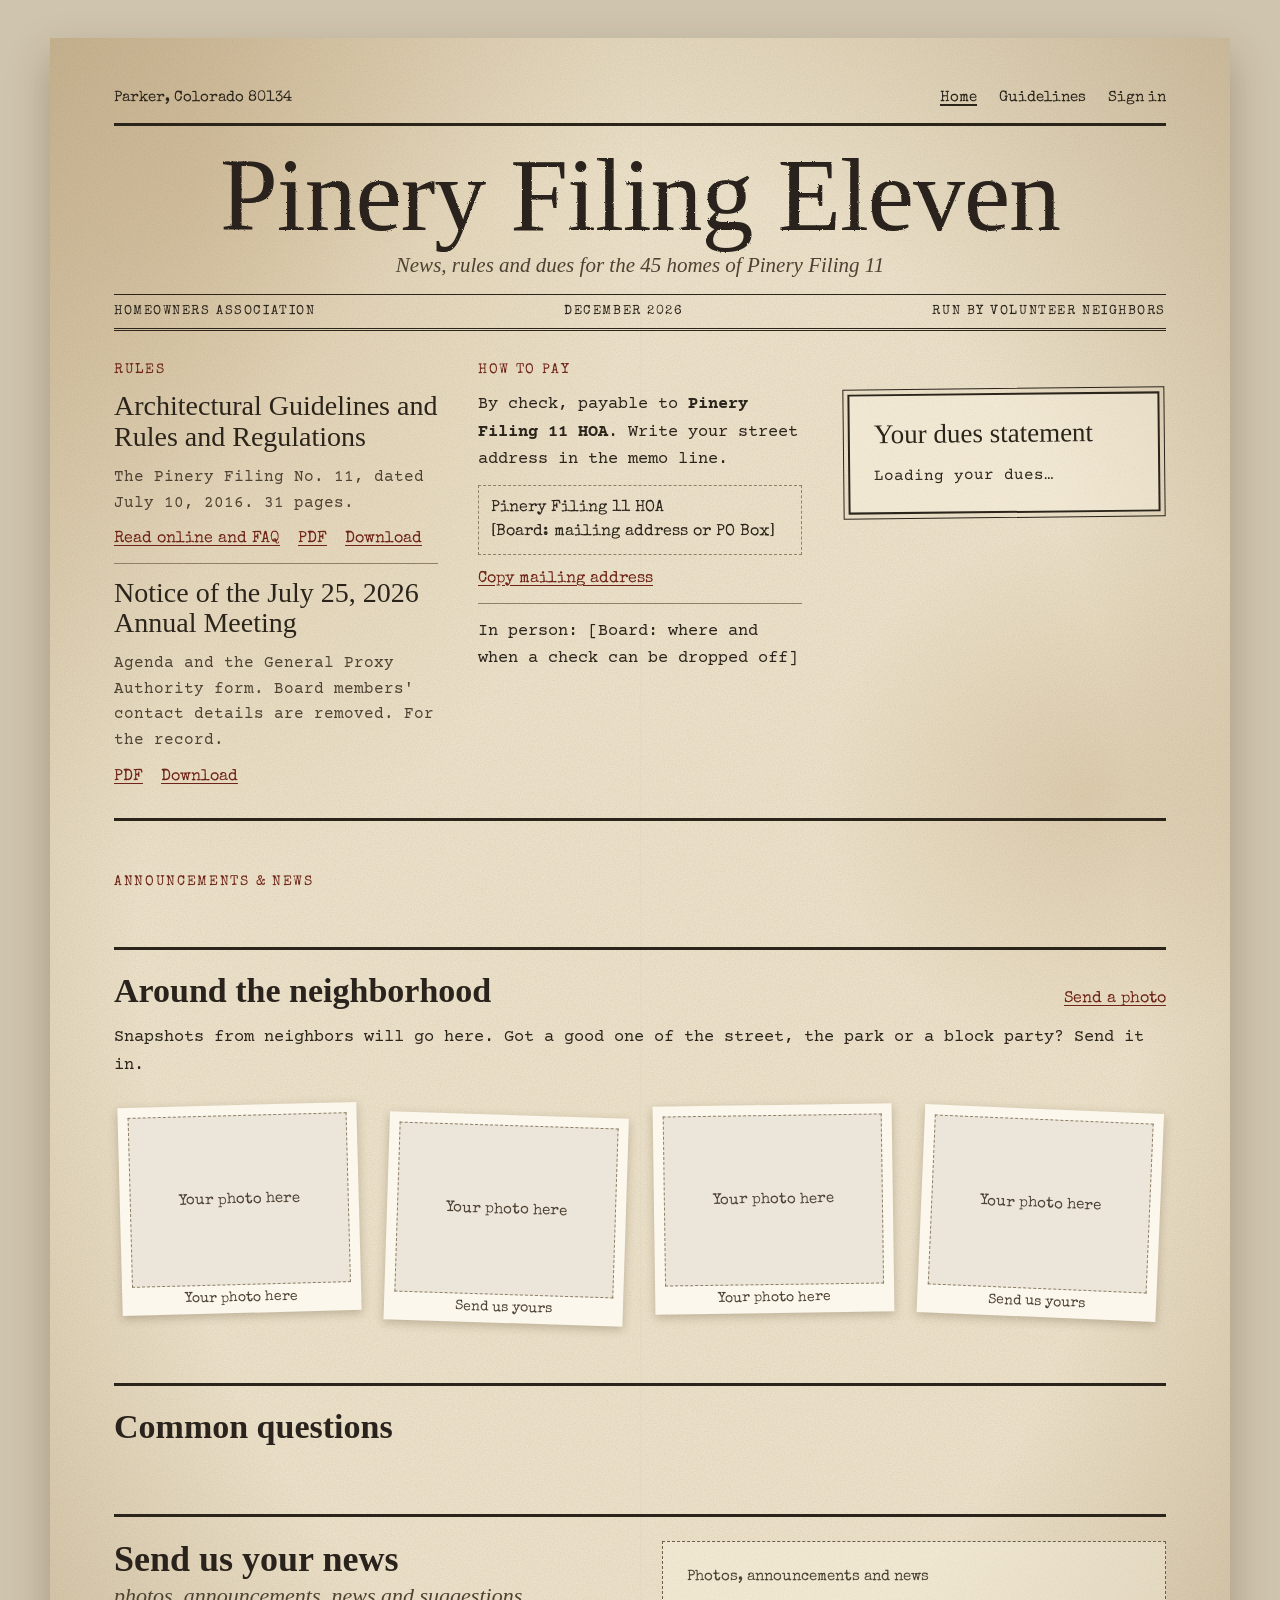
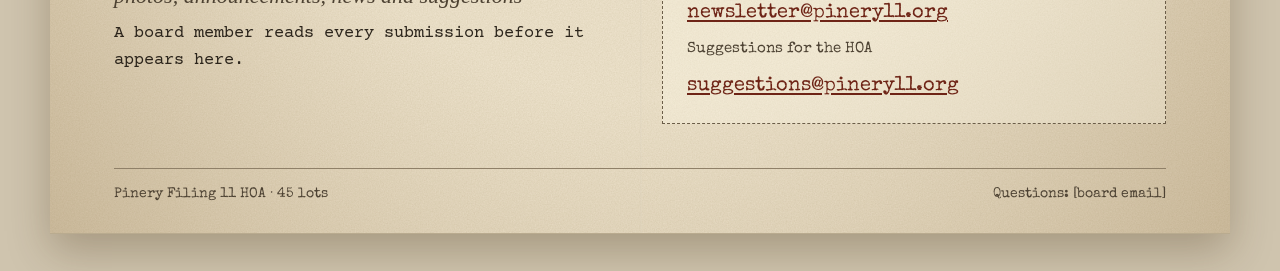
<file: index.html>
<!doctype html>
<html lang="en">
<head>
<meta charset="utf-8">
<meta name="viewport" content="width=device-width, initial-scale=1, viewport-fit=cover">
<link rel="preconnect" href="https://fonts.googleapis.com">
<link rel="preconnect" href="https://fonts.gstatic.com" crossorigin>
<link rel="stylesheet" href="https://fonts.googleapis.com/css2?family=IM+Fell+English:ital@0;1&family=Special+Elite&family=Courier+Prime:ital,wght@0,400;0,700;1,400&display=swap">
<link rel="stylesheet" href="assets/newsletter.css">
<title>Pinery Filing Eleven · HOA</title>
</head>
<body>
<svg width="0" height="0" style="position:absolute" aria-hidden="true">
  <filter id="ink"><feTurbulence type="fractalNoise" baseFrequency="0.9" numOctaves="2" seed="3" result="t"/><feDisplacementMap in="SourceGraphic" in2="t" scale="2.2"/></filter>
  <filter id="inkSoft"><feTurbulence type="fractalNoise" baseFrequency="1.2" numOctaves="1" seed="7" result="t"/><feDisplacementMap in="SourceGraphic" in2="t" scale="1.2"/></filter>
</svg>

<div class="desk">
<div class="sheet">
  <svg class="fx fx-grain" aria-hidden="true">
    <filter id="paper"><feTurbulence type="fractalNoise" baseFrequency="0.75" numOctaves="4" stitchTiles="stitch"/><feColorMatrix values="0 0 0 0 0.42  0 0 0 0 0.33  0 0 0 0 0.18  0 0 0 0.35 0"/></filter>
    <rect width="100%" height="100%" filter="url(#paper)"/>
  </svg>
  <div class="fx fx-stain" aria-hidden="true"></div>
  <div class="fx fx-fold" aria-hidden="true"></div>

  <div class="page">
    <header>
      <div class="strip">
        <span>Parker, Colorado 80134</span>
        <nav class="nav" id="nav" aria-label="Main"></nav>
      </div>
      <div class="masthead">
        <h1>Pinery Filing Eleven</h1>
        <p>News, rules and dues for the 45 homes of Pinery Filing 11</p>
      </div>
      <div class="edition"><span>Homeowners Association</span><span id="edition"></span><span>Run by volunteer neighbors</span></div>
    </header>

    <main>
      <div class="trio">
        <div>
          <p class="label">Rules</p>
          <div id="docs" class="doc"></div>
        </div>
        <div>
          <p class="label">How to pay</p>
          <div id="payCards" class="doc"></div>
        </div>
        <div class="col3">
          <div class="notice" id="notice"></div>
          <div id="duesCard" class="stamp" aria-live="polite"><h2>Your dues statement</h2><p>Loading your dues…</p></div>
        </div>
      </div>

      <div class="cols">
        <section class="news" aria-labelledby="annH">
          <h2 id="annH" class="label">Announcements &amp; News</h2>
          <div id="announcements"></div>
        </section>
      </div>

      <section class="hood" aria-labelledby="hoodH">
        <div class="hoodhead">
          <h2 id="hoodH">Around the neighborhood</h2>
          <a class="link" href="mailto:newsletter@pinery11.org?subject=Photo%20for%20the%20newsletter">Send a photo</a>
        </div>
        <p>Snapshots from neighbors will go here. Got a good one of the street, the park or a block party? Send it in.</p>
        <div class="snaps">
          <figure class="snap s1"><div class="ph">Your photo here</div><figcaption>Your photo here</figcaption></figure>
          <figure class="snap s2"><div class="ph">Your photo here</div><figcaption>Send us yours</figcaption></figure>
          <figure class="snap s3"><div class="ph">Your photo here</div><figcaption>Your photo here</figcaption></figure>
          <figure class="snap s4"><div class="ph">Your photo here</div><figcaption>Send us yours</figcaption></figure>
        </div>
      </section>

      <section class="faq" aria-labelledby="faqH">
        <h2 id="faqH">Common questions</h2>
        <div id="faq" class="qs"></div>
      </section>

      <section class="send" aria-labelledby="sendH">
        <div>
          <h2 id="sendH"><b>Send us your news</b><i>photos, announcements, news and suggestions</i></h2>
          <p>A board member reads every submission before it appears here.</p>
        </div>
        <div class="mail">
          <p class="t">Photos, announcements and news</p>
          <a class="addr-link" href="mailto:newsletter@pinery11.org">newsletter@pinery11.org</a>
          <p class="t">Suggestions for the HOA</p>
          <a class="addr-link" href="mailto:suggestions@pinery11.org">suggestions@pinery11.org</a>
        </div>
      </section>
    </main>

    <footer>
      <span id="foot"></span>
      <span>Questions: <span id="contact"></span></span>
    </footer>
  </div>
</div>
</div>

<script src="assets/vendor/supabase-js-2.117.2.js"></script>
<script src="assets/config.js"></script>
<script src="assets/addresses.js"></script>
<script src="assets/common.js"></script>
<script src="assets/auth-ui.js"></script>
<script>
(async function () {
  const P = window.P11, { cfg, sb, money, esc, fmtDate, parseDate, copyText } = P;
  const $ = (id) => document.getElementById(id);
  P.renderNav("home");
  $("edition").textContent = new Date().toLocaleDateString("en-US", { month: "long", year: "numeric" });
  $("foot").textContent = cfg.name + " · " + window.PINERY_LOTS.length + " lots";
  const email = cfg.contact.email;
  $("contact").innerHTML = /@/.test(email) && !/[\[\]]/.test(email) ? `<a href="mailto:${esc(email)}">${esc(email)}</a>` : esc(email);

  // Rules (governing documents)
  $("docs").innerHTML = (cfg.documents || []).map((x) => `<div class="doc"><h2>${esc(x.title)}</h2><p class="small">${esc(x.note)}</p><div class="links link">${x.page ? `<a href="${esc(x.page)}">Read online and FAQ</a>` : ""}<a href="${esc(x.file)}" target="_blank" rel="noopener">PDF</a><a href="${esc(x.file)}" download>Download</a></div></div>`).join("");

  // How to pay
  const pay = [];
  pay.push(`<div class="doc"><p>By check, payable to <b>${esc(cfg.pay.checkPayee)}</b>. Write your street address in the memo line.</p><div class="addr">${esc(cfg.pay.checkPayee)}<br>${cfg.pay.mailTo.map(esc).join("<br>")}</div><div class="links link"><button class="btn ghost" type="button" id="copyMail">Copy mailing address</button></div></div>`);
  if (cfg.pay.online && cfg.pay.online.url) pay.push(`<div class="doc"><p>${esc(cfg.pay.online.label || "Pay with a card or bank transfer.")}</p><a class="btn" href="${esc(cfg.pay.online.url)}" target="_blank" rel="noopener">Pay online</a></div>`);
  pay.push(`<div class="doc"><p>In person: ${esc(cfg.pay.inPerson)}</p></div>`);
  $("payCards").innerHTML = pay.join("");
  $("copyMail").addEventListener("click", () => {
    const ta = document.createElement("textarea"); ta.value = cfg.pay.checkPayee + "\n" + cfg.pay.mailTo.join("\n");
    ta.style.cssText = "position:fixed;opacity:0"; document.body.appendChild(ta); copyText(ta.value, ta).finally(() => ta.remove());
  });

  // Dues year (from the database, with the config as a fallback)
  let y = { year: new Date().getFullYear(), amount: cfg.dues.amount, due_date: new Date().getFullYear() + "-" + cfg.dues.dueMonthDay, late_fee: cfg.dues.lateFee, grace_days: cfg.dues.graceDays };
  let dbOk = false;
  try {
    const r = await sb.from("dues_years").select("*").order("year", { ascending: false }).limit(1);
    if (!r.error && r.data && r.data[0]) { y = r.data[0]; dbOk = true; }
  } catch (e) {}

  // Dues notice (sidebar)
  const lateOn = Number(y.late_fee) > 0 ? fmtDate(new Date(parseDate(y.due_date).getTime() + y.grace_days * 86400000)) : "";
  const late = lateOn ? ` A ${money(y.late_fee)} late fee applies after ${lateOn}.` : "";
  $("notice").innerHTML = `<p class="label">Notice</p><h2><b>${y.year} dues</b><i>due ${esc(fmtDate(y.due_date))}</i></h2><p>${money(y.amount)} per home.${late ? esc(late) : ""}</p>`;

  // Announcements
  let anns = null;
  try {
    const r = await sb.from("announcements").select("*").order("posted_on", { ascending: false }).order("created_at", { ascending: false }).limit(12);
    if (!r.error) anns = r.data.map((a) => ({ date: a.posted_on, title: a.title, body: a.body }));
  } catch (e) {}
  if (anns == null) anns = cfg.announcements || [];
  $("announcements").innerHTML = anns.length ? anns.map((a) => `<article class="story"><p class="dateline">${esc(fmtDate(a.date))}</p><h3>${esc(a.title)}</h3><p class="body">${esc(a.body)}</p></article>`).join("") : '<p class="none">No announcements right now.</p>';

  // Common questions
  const faq = [
    ["What do dues pay for?", cfg.dues.covers],
    ["When are dues due?", `Dues for ${y.year} are ${money(y.amount)} per home, due ${fmtDate(y.due_date)}.${late}`],
    ["Who can see what I owe?", "Only you and the board. After you create an account and the board approves your address, you see the balance for that one address. Nobody else can see it."],
    ["I bought or sold a home.", "Tell the board the closing date and the new owner's name so the records and your access move to the right person."],
    ["Who runs this site?", "Volunteer members of the " + cfg.name + " board."]
  ];
  $("faq").innerHTML = faq.map(([q, a]) => `<details><summary>${esc(q)}</summary><p>${esc(a)}</p></details>`).join("");

  // Your dues card: the content depends on who is signed in
  const card = $("duesCard");
  const head = "<h2>Your dues statement</h2>";
  const user = await P.getUser();
  if (!user) {
    card.innerHTML = `${head}<p>Sign in to see your balance and payment history. Only you and the board can see it.</p><div class="btnrow"><a class="btn" href="account.html">Sign in</a><a class="btn ghost" href="account.html#create">Create an account</a></div>${dbOk ? "" : '<p class="msg warn">Live balances are unavailable right now.</p>'}`;
    return;
  }
  const claim = await P.myClaim(user);
  if (!claim) { card.innerHTML = `${head}<p>You are signed in. Choose your address so the board can approve it.</p><a class="btn" href="account.html">Choose my address</a>`; return; }
  const lot = P.lotById(claim.lot_id);
  if (claim.status === "pending") { card.innerHTML = `${head}<p class="msg warn">Your request for ${esc(lot ? lot.address : "your address")} is waiting for board approval.</p>`; return; }
  if (claim.status === "rejected") { card.innerHTML = `${head}<p class="msg bad">The board could not match your request to ${esc(lot ? lot.address : "that address")}. Email ${esc(cfg.contact.email)}.</p>`; return; }
  const st = await P.loadStatements(claim.lot_id);
  if (!st.rows.length) { card.innerHTML = `${head}<a class="btn ghost" href="account.html">View my account</a>`; return; }
  const owing = st.rows.filter((r) => r.balance > 0);
  const total = owing.reduce((n, r) => n + r.balance, 0);
  const worst = owing.some((r) => r.status === "overdue") ? "overdue" : owing.length ? owing[0].status : "paid";
  const soonest = owing.length ? owing.reduce((a, r) => (r.due < a ? r.due : a), owing[0].due) : null;
  card.innerHTML = `${head}<p class="dateline">${esc(lot ? lot.address : "Your address")}</p>
    <div class="amt num">${money(total)}</div>
    <span class="pill ${worst}">${P.statusLabel[worst]}</span>
    <p>${owing.length ? "Balance for " + owing.map((r) => r.year).sort().join(" and ") + ". " + (worst === "overdue" ? "Past due since " + esc(fmtDate(soonest)) + "." : "Due " + esc(fmtDate(soonest)) + ".") : "You are paid up. Thank you."}</p>
    <a class="btn ghost" href="account.html">View statement</a>`;
})();
</script>

</body>
</html>
</file>
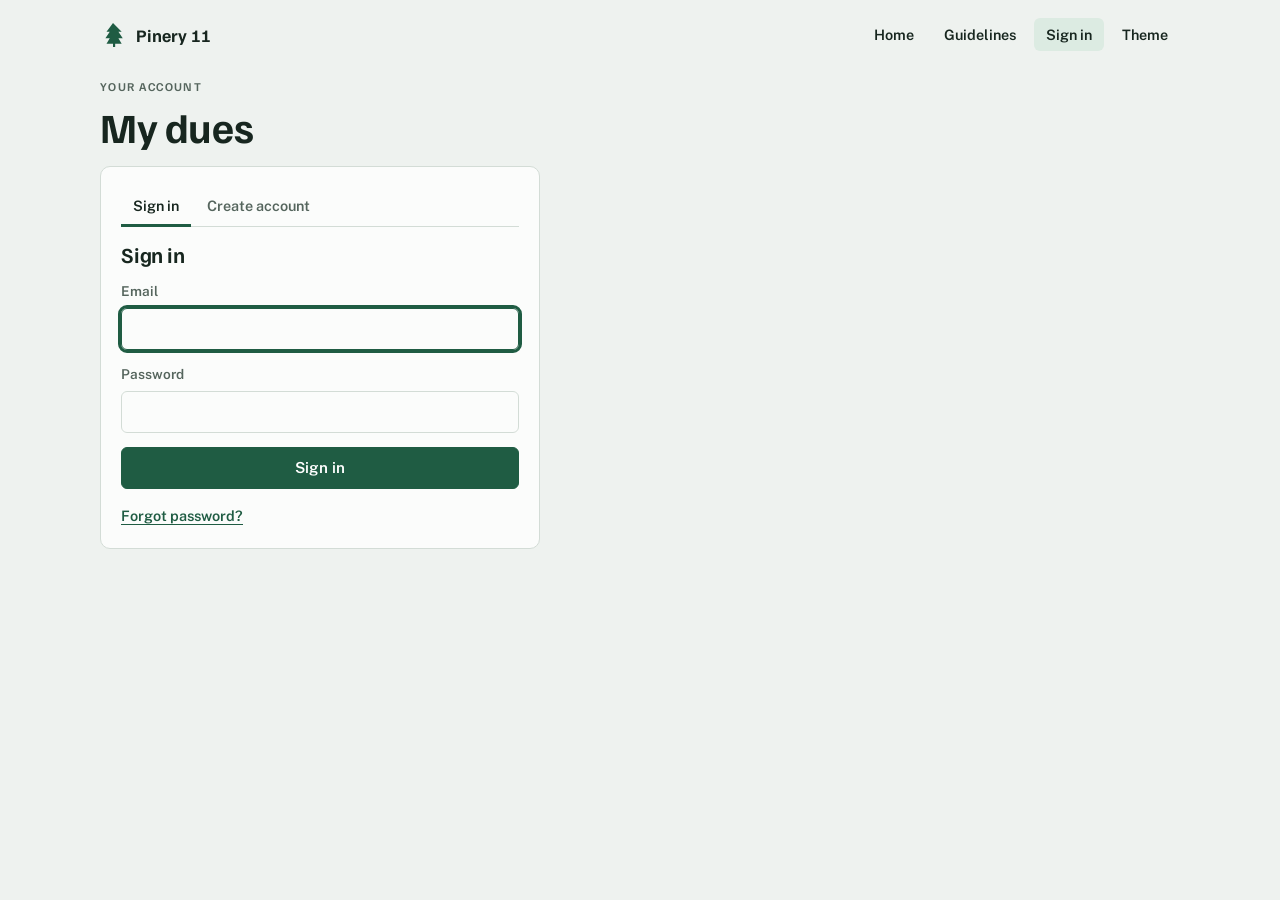
<file: account.html>
<!doctype html>
<html lang="en">
<head>
<meta charset="utf-8">
<meta name="viewport" content="width=device-width, initial-scale=1, viewport-fit=cover">
<link rel="preconnect" href="https://fonts.googleapis.com">
<link rel="preconnect" href="https://fonts.gstatic.com" crossorigin>
<link rel="stylesheet" href="https://fonts.googleapis.com/css2?family=Familjen+Grotesk:wght@500;600;700&family=Public+Sans:wght@400;500;600&display=swap">
<link rel="stylesheet" href="assets/style.css">
<title>Pinery 11 My Dues</title>
</head>
<body>
<div class="wrap">
  <header class="bar">
    <a class="brand" href="index.html">
      <svg viewBox="0 0 24 24" fill="currentColor" aria-hidden="true"><path d="M12 1 6 9h3l-4 6h4l-3 5h6v3h2v-3h6l-3-5h4l-4-6h3z"/></svg>
      <span id="brandName">Pinery 11</span>
    </a>
    <nav class="nav" id="nav" aria-label="Main"></nav>
  </header>

  <main class="stack" style="padding-block:12px 24px">
    <div>
      <p class="eyebrow">Your account</p>
      <h1 style="font-size:clamp(1.8rem,4.5vw,2.6rem);margin-top:10px">My dues</h1>
    </div>
    <div id="view" aria-live="polite"><p class="sub">Loading…</p></div>
  </main>
</div>

<script src="assets/vendor/supabase-js-2.117.2.js"></script>
<script src="assets/config.js"></script>
<script src="assets/addresses.js"></script>
<script src="assets/common.js"></script>
<script src="assets/auth-ui.js"></script>
<script>
(function () {
  const P = window.P11, { sb, esc, money, fmtDate, parseDate, cfg } = P;
  const view = document.getElementById("view");
  P.brand(); P.renderNav("account");
  let recovering = false;

  sb.auth.onAuthStateChange((evt) => {
    if (evt === "PASSWORD_RECOVERY") { recovering = true; P.recoveryForm(view, () => { recovering = false; show(); }); }
  });

  function signedOut() {
    P.authForm(view, { mode: location.hash === "#create" ? "signup" : "signin", onSignedIn: () => { P.renderNav("account"); show(); } });
  }

  function addressOptions() {
    const groups = {};
    window.PINERY_LOTS.forEach((l) => (groups[l.street] = groups[l.street] || []).push(l));
    return Object.keys(groups).map((s) => `<optgroup label="${esc(s)}">${groups[s].map((l) => `<option value="${l.id}">${esc(l.address)}</option>`).join("")}</optgroup>`).join("");
  }

  async function show() {
    if (recovering) return;
    const user = await P.getUser();
    if (!user) return signedOut();
    const claim = await P.myClaim(user);
    if (!claim) {
      view.innerHTML = `<form class="authcard" id="claimForm"><h2>Choose your address</h2>
        <p class="sub">Signed in as ${esc(user.email)}. Pick the home you own or rent in Pinery Filing 11. A board member will confirm it before you can see any dues.</p>
        <label for="lot">Street address<select id="lot" required><option value="">Select your address</option>${addressOptions()}</select></label>
        <div id="claimMsg" class="msg bad" hidden></div>
        <button class="btn" type="submit">Request access</button></form>`;
      document.getElementById("claimForm").addEventListener("submit", async (e) => {
        e.preventDefault();
        const lot = document.getElementById("lot").value, m = document.getElementById("claimMsg");
        if (!lot) { m.hidden = false; m.textContent = "Select your address first."; return; }
        const { error } = await sb.from("claims").insert({ user_id: user.id, lot_id: lot });
        if (error) { m.hidden = false; m.textContent = P.friendly(error); return; }
        show();
      });
      return;
    }
    const lot = P.lotById(claim.lot_id);
    const addr = lot ? lot.address : claim.lot_id;
    if (claim.status !== "approved") {
      const pending = claim.status === "pending";
      view.innerHTML = `<div class="authcard"><h2>${pending ? "Waiting for board approval" : "Request not approved"}</h2>
        <p>${pending ? `You asked for access to <b>${esc(addr)}</b>. A board member will confirm that you live there. Check back soon.` : `The board could not match your request to <b>${esc(addr)}</b>. Email ${esc(cfg.contact.email)} for help, or choose a different address.`}</p>
        <button class="btn ghost" type="button" id="cancelClaim">${pending ? "Cancel request and choose another address" : "Choose a different address"}</button></div>`;
      document.getElementById("cancelClaim").addEventListener("click", async () => {
        const { error } = await sb.from("claims").delete().eq("user_id", user.id);
        if (error) return P.toast(P.friendly(error));
        show();
      });
      return;
    }
    const st = await P.loadStatements(claim.lot_id);
    if (st.error) { view.innerHTML = `<p class="msg bad">${esc(P.friendly(st.error))}</p>`; return; }
    if (!st.rows.length) { view.innerHTML = `<div class="authcard"><h2>${esc(addr)}</h2><p>No dues have been set up yet.</p></div>`; return; }
    view.innerHTML = `<div class="stack"><p class="sub">${esc(addr)} · signed in as ${esc(user.email)}</p>` + st.rows.map((r) => {
      const pays = st.payments.filter((p) => p.year === r.year);
      const adjs = st.adjustments.filter((a) => a.year === r.year);
      return `<section class="card" style="max-width:720px"><div style="display:flex;justify-content:space-between;gap:12px;flex-wrap:wrap;align-items:center"><h2>${r.year} dues</h2><span class="pill ${r.status}">${P.statusLabel[r.status]}</span></div>
        <dl class="num" style="display:grid;grid-template-columns:auto 1fr;gap:8px 18px;margin:0">
          <dt style="color:var(--muted)">Billed</dt><dd style="margin:0;text-align:right">${money(r.billed)}</dd>
          <dt style="color:var(--muted)">Paid</dt><dd style="margin:0;text-align:right">${money(r.paid)}</dd>
          <dt><b>Balance</b></dt><dd style="margin:0;text-align:right"><b>${money(r.balance)}</b></dd>
          <dt style="color:var(--muted)">Due date</dt><dd style="margin:0;text-align:right">${esc(fmtDate(r.due))}</dd>
          ${r.lateFee > 0 ? `<dt style="color:var(--muted)">Late fee after</dt><dd style="margin:0;text-align:right">${esc(fmtDate(r.lateAfter))} (${money(r.lateFee)})</dd>` : ""}
        </dl>
        ${adjs.length ? `<p class="sub">Adjustments: ${adjs.map((a) => `${money(a.amount)}${a.note ? " (" + esc(a.note) + ")" : ""}`).join(", ")}</p>` : ""}
        ${pays.length ? `<div class="table-wrap"><table class="mini"><thead><tr><th>Received</th><th>Method</th><th class="r">Amount</th></tr></thead><tbody>${pays.map((p) => `<tr><td>${esc(fmtDate(p.paid_on))}</td><td>${esc(p.method)}${p.reference ? " · " + esc(p.reference) : ""}</td><td class="r num">${money(p.amount)}</td></tr>`).join("")}</tbody></table></div>` : '<p class="sub">No payments received yet.</p>'}
        ${r.balance > 0 ? `<p class="sub">To pay, make a check out to ${esc(cfg.pay.checkPayee)} with your address on the memo line. See How to pay on the home page.</p>` : ""}
      </section>`;
    }).join("") + "</div>";
  }
  show();
})();
</script>

</body>
</html>
</file>
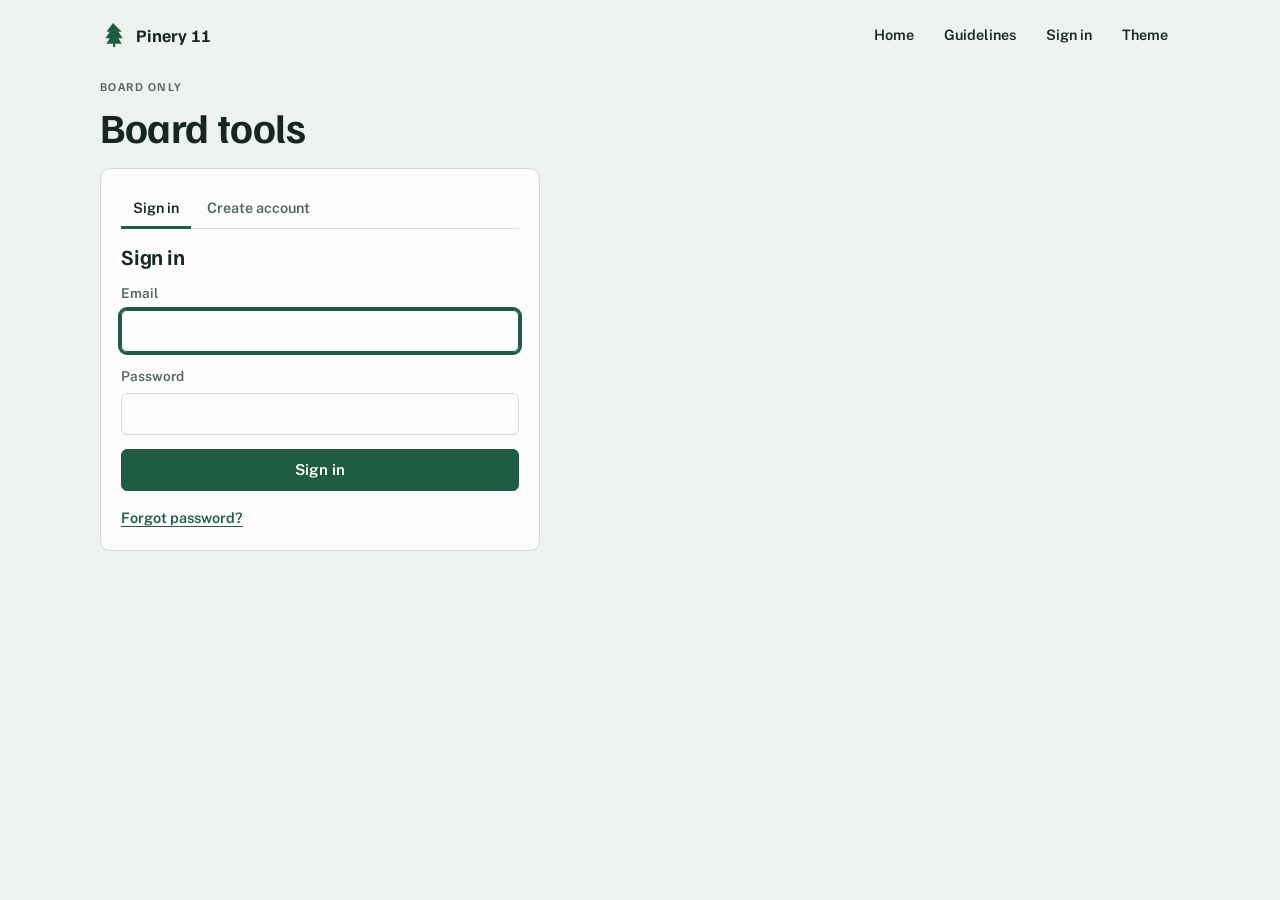
<file: board.html>
<!doctype html>
<html lang="en">
<head>
<meta charset="utf-8">
<meta name="viewport" content="width=device-width, initial-scale=1, viewport-fit=cover">
<link rel="preconnect" href="https://fonts.googleapis.com">
<link rel="preconnect" href="https://fonts.gstatic.com" crossorigin>
<link rel="stylesheet" href="https://fonts.googleapis.com/css2?family=Familjen+Grotesk:wght@500;600;700&family=Public+Sans:wght@400;500;600&display=swap">
<link rel="stylesheet" href="assets/style.css">
<title>Pinery 11 Board Tools</title>
</head>
<body>
<div class="wrap">
  <header class="bar">
    <a class="brand" href="index.html">
      <svg viewBox="0 0 24 24" fill="currentColor" aria-hidden="true"><path d="M12 1 6 9h3l-4 6h4l-3 5h6v3h2v-3h6l-3-5h4l-4-6h3z"/></svg>
      <span id="brandName">Pinery 11</span>
    </a>
    <nav class="nav" id="nav" aria-label="Main"></nav>
  </header>

  <main>
    <div class="board-head">
      <div>
        <p class="eyebrow">Board only</p>
        <h1 style="font-size:clamp(1.8rem,4.5vw,2.6rem);margin-top:10px">Board tools</h1>
      </div>
    </div>
    <div id="gate"><p class="sub">Loading…</p></div>
    <div id="app" hidden>
      <div class="tabs" role="tablist" id="tabs" aria-label="Board sections" style="margin-bottom:16px">
        <button type="button" role="tab" data-tab="ledger" aria-selected="true">Dues ledger</button>
        <button type="button" role="tab" data-tab="requests" aria-selected="false">Sign-up requests<span class="tab-count" id="reqCount" hidden></span></button>
        <button type="button" role="tab" data-tab="news" aria-selected="false">Announcements</button>
        <button type="button" role="tab" data-tab="years" aria-selected="false">Dues settings</button>
      </div>

      <section id="tab-ledger">
        <div class="board-head" style="padding-top:0">
          <label for="year" style="min-width:140px">Dues year<select id="year"></select></label>
        </div>
        <section class="stats" aria-label="Summary">
          <div class="stat"><span class="eyebrow">Billed</span><b class="num" id="sBilled"></b></div>
          <div class="stat"><span class="eyebrow">Collected</span><b class="num" id="sPaid"></b></div>
          <div class="stat"><span class="eyebrow">Outstanding</span><b class="num" id="sOut"></b></div>
          <div class="stat"><span class="eyebrow">Lots paid</span><b class="num" id="sLots"></b><div class="bar-track"><div class="bar-fill" id="sBar"></div></div></div>
        </section>
        <div class="toolbar">
          <label for="search">Search<input id="search" type="search" placeholder="Address or owner"></label>
          <label for="street">Street<select id="street"><option value="">All streets</option></select></label>
          <label for="status">Status<select id="status"><option value="">All</option><option value="unpaid">Unpaid</option><option value="partial">Partial</option><option value="paid">Paid</option><option value="overdue">Past due</option></select></label>
        </div>
        <div class="table-wrap"><table>
          <thead><tr><th>Address</th><th>Owner</th><th class="r">Billed</th><th class="r">Paid</th><th class="r">Balance</th><th>Status</th><th></th></tr></thead>
          <tbody id="rows"></tbody>
        </table></div>
        <div class="tools">
          <button class="btn ghost sm" type="button" data-tool="csv">Export year as CSV</button>
          <button class="btn ghost sm" type="button" data-tool="remind">Reminder list</button>
        </div>
        <section class="panel" id="outPanel" hidden>
          <h3 id="outTitle"></h3><p class="sub" id="outHint"></p>
          <textarea id="outText" spellcheck="false" readonly aria-label="Export text"></textarea>
          <div class="tools" style="margin-top:0"><button class="btn sm" type="button" id="outCopy">Copy</button><button class="btn ghost sm" type="button" id="outDownload">Download file</button><button class="btn ghost sm" type="button" id="outClose">Close</button></div>
        </section>
      </section>

      <section id="tab-requests" hidden>
        <p class="local-note" style="margin-bottom:12px">Approve a request only if you know the person lives at that address. Approved residents can see the balance for that one address and nothing else.</p>
        <div class="table-wrap"><table>
          <thead><tr><th>Address</th><th>Email</th><th>Requested</th><th>Status</th><th></th></tr></thead>
          <tbody id="claimRows"></tbody>
        </table></div>
      </section>

      <section id="tab-news" hidden>
        <form class="authcard" id="newsForm" style="max-width:640px;margin-bottom:20px">
          <h2>Post an announcement</h2>
          <label for="nTitle">Title<input id="nTitle" required maxlength="140"></label>
          <label for="nBody">Message<textarea id="nBody" style="font:1rem var(--font-body);min-height:110px"></textarea></label>
          <label for="nDate">Date<input id="nDate" type="date" required></label>
          <button class="btn" type="submit">Post to the front page</button>
        </form>
        <div id="newsList" class="stack"></div>
      </section>

      <section id="tab-years" hidden>
        <form class="authcard" id="yearForm" style="max-width:640px;margin-bottom:20px">
          <h2>Dues for a year</h2>
          <p class="sub">Saving a year that already exists updates it. The late fee is optional: leave it at 0 if there is none.</p>
          <div class="form-grid">
            <label for="yYear">Year<input id="yYear" type="number" min="2000" max="2100" required></label>
            <label for="yAmt">Amount per home<input id="yAmt" type="number" min="0" step="0.01" required></label>
            <label for="yDue">Due date<input id="yDue" type="date" required></label>
            <label for="yFee">Late fee<input id="yFee" type="number" min="0" step="0.01" value="0"></label>
            <label for="yGrace">Grace days<input id="yGrace" type="number" min="0" value="30"></label>
          </div>
          <button class="btn" type="submit">Save year</button>
        </form>
        <div class="table-wrap"><table style="min-width:0"><thead><tr><th>Year</th><th class="r">Amount</th><th>Due</th><th class="r">Late fee</th><th></th></tr></thead><tbody id="yearRows"></tbody></table></div>
      </section>
    </div>
  </main>
</div>
<aside class="drawer" id="drawer" hidden aria-label="Lot details"></aside>

<script src="assets/vendor/supabase-js-2.117.2.js"></script>
<script src="assets/config.js"></script>
<script src="assets/addresses.js"></script>
<script src="assets/common.js"></script>
<script src="assets/auth-ui.js"></script>
<script>
(function () {
  const P = window.P11, { sb, esc, money, fmtDate, parseDate, isoDate, today, cents, toast, cfg, summarize, statusLabel } = P;
  const lots = window.PINERY_LOTS;
  const $ = (id) => document.getElementById(id);
  P.brand(); P.renderNav("board");

  const S = { years: [], payments: [], adjustments: [], claims: [], owners: {}, news: [], year: null };
  let openId = null;

  // ---- gate ----
  async function start() {
    const user = await P.getUser();
    if (!user) { $("app").hidden = true; $("gate").hidden = false; P.authForm($("gate"), { mode: "signin", onSignedIn: () => { P.renderNav("board"); start(); } }); return; }
    if (!(await P.isBoard())) {
      $("app").hidden = true; $("gate").hidden = false;
      $("gate").innerHTML = `<div class="authcard"><h2>Board members only</h2><p>${esc(user.email)} is not on the board list. If you should have access, ask a board member to add your email.</p><button class="btn ghost" type="button" id="gateOut">Sign out</button></div>`;
      $("gateOut").addEventListener("click", P.signOut); return;
    }
    $("gate").hidden = true; $("app").hidden = false;
    await loadAll(); render();
  }
  async function must(q) { const r = await q; if (r.error) throw r.error; return r.data || []; }
  async function loadAll() {
    try {
      const [years, payments, adjustments, claims, owners, news] = await Promise.all([
        must(sb.from("dues_years").select("*").order("year", { ascending: false })),
        must(sb.from("payments").select("*").order("paid_on", { ascending: false })),
        must(sb.from("adjustments").select("*")),
        must(sb.from("claims").select("*").order("created_at", { ascending: false })),
        must(sb.from("owners").select("*")),
        must(sb.from("announcements").select("*").order("posted_on", { ascending: false }).order("created_at", { ascending: false }))
      ]);
      S.years = years; S.payments = payments.map((p) => ({ ...p, amount: Number(p.amount) })); S.adjustments = adjustments.map((a) => ({ ...a, amount: Number(a.amount) }));
      S.claims = claims; S.owners = {}; owners.forEach((o) => (S.owners[o.lot_id] = o.name)); S.news = news;
      if (!S.years.find((y) => y.year === S.year)) S.year = S.years.length ? S.years[0].year : null;
    } catch (e) { toast(P.friendly(e)); }
  }

  // ---- tabs ----
  $("tabs").addEventListener("click", (e) => {
    const b = e.target.closest("[data-tab]"); if (!b) return;
    document.querySelectorAll("#tabs [data-tab]").forEach((x) => x.setAttribute("aria-selected", String(x === b)));
    ["ledger", "requests", "news", "years"].forEach((t) => ($("tab-" + t).hidden = t !== b.dataset.tab));
    closeDrawer();
  });

  // ---- model ----
  const yearRow = () => S.years.find((y) => y.year === S.year);
  const lotPays = (id) => S.payments.filter((p) => p.lot_id === id), lotAdjs = (id) => S.adjustments.filter((a) => a.lot_id === id);
  const sum = (id) => { const y = yearRow(); return y ? summarize(y, lotPays(id), lotAdjs(id)) : null; };
  const residents = (id) => S.claims.filter((c) => c.lot_id === id && c.status === "approved").map((c) => c.email).filter(Boolean);

  // ---- render ----
  function render() { renderYearSelect(); renderStats(); renderRows(); renderClaims(); renderNews(); renderYears(); }
  function renderYearSelect() {
    $("year").innerHTML = S.years.length ? S.years.map((y) => `<option value="${y.year}">${y.year}</option>`).join("") : '<option value="">No year set up</option>';
    if (S.year != null) $("year").value = S.year;
  }
  function renderStats() {
    const rows = lots.map((l) => sum(l.id)).filter(Boolean);
    const billed = rows.reduce((s, r) => s + r.billed, 0), got = rows.reduce((s, r) => s + r.paid, 0), out = rows.reduce((s, r) => s + Math.max(0, r.balance), 0);
    const n = rows.filter((r) => r.balance <= 0).length;
    $("sBilled").textContent = money(billed); $("sPaid").textContent = money(got); $("sOut").textContent = money(out);
    $("sLots").textContent = n + " of " + lots.length; $("sBar").style.width = (lots.length ? (n / lots.length) * 100 : 0) + "%";
  }
  function renderRows() {
    if (!yearRow()) { $("rows").innerHTML = '<tr><td colspan="7" class="sub" style="padding:20px">Set up a dues year under Dues settings first.</td></tr>'; return; }
    const t = $("search").value.trim().toLowerCase(), st = $("street").value, ss = $("status").value;
    const list = lots.filter((l) => {
      const who = (S.owners[l.id] || "") + " " + residents(l.id).join(" ");
      return (!t || l.address.toLowerCase().includes(t) || who.toLowerCase().includes(t)) && (!st || l.street === st) && (!ss || sum(l.id).status === ss);
    });
    $("rows").innerHTML = list.length ? list.map((l) => {
      const r = sum(l.id), owner = S.owners[l.id], res = residents(l.id);
      return `<tr><td><b>${esc(l.address)}</b></td><td>${owner ? esc(owner) : '<span class="sub">Not entered</span>'}${res.length ? `<br><span class="sub">${res.map(esc).join(", ")}</span>` : ""}</td>
        <td class="r num">${money(r.billed)}</td><td class="r num">${money(r.paid)}</td><td class="r num">${money(r.balance)}</td>
        <td><span class="pill ${r.status}">${statusLabel[r.status]}</span></td>
        <td class="r"><button class="btn sm ${r.status === "paid" ? "ghost" : ""}" type="button" data-open="${l.id}">${r.status === "paid" ? "Details" : "Record payment"}</button></td></tr>`;
    }).join("") : '<tr><td colspan="7" class="sub" style="padding:20px">No lots match these filters.</td></tr>';
  }
  [...new Set(lots.map((l) => l.street))].forEach((s) => $("street").insertAdjacentHTML("beforeend", `<option>${esc(s)}</option>`));
  ["search", "street", "status"].forEach((id) => $(id).addEventListener("input", renderRows));
  $("year").addEventListener("change", () => { S.year = +$("year").value; closeDrawer(); renderStats(); renderRows(); });

  // ---- drawer ----
  const drawer = $("drawer");
  const closeDrawer = () => { drawer.hidden = true; openId = null; };
  function openLot(id) {
    openId = id;
    const lot = lots.find((l) => l.id === id), r = sum(id);
    const pays = lotPays(id).filter((p) => p.year === S.year), adjs = lotAdjs(id).filter((a) => a.year === S.year);
    drawer.hidden = false;
    drawer.innerHTML = `
      <div style="display:flex;justify-content:space-between;gap:8px;align-items:start">
        <div><p class="eyebrow">${S.year} dues</p><h2 style="margin-top:6px">${esc(lot.address)}</h2></div>
        <button class="btn ghost sm" type="button" id="dClose">Close</button>
      </div>
      <div class="form-grid num"><div class="stat"><span class="eyebrow">Billed</span><b>${money(r.billed)}</b></div><div class="stat"><span class="eyebrow">Balance</span><b>${money(r.balance)}</b></div></div>
      ${residents(id).length ? `<p class="sub">Signed-up residents: ${residents(id).map(esc).join(", ")}</p>` : ""}
      <form id="ownerForm" class="form-grid"><label class="full" for="owner">Owner name (board notes)<input id="owner" value="${esc(S.owners[id] || "")}" placeholder="Owner or household"></label><div class="full"><button class="btn ghost" type="submit" style="width:100%">Save name</button></div></form>
      <h3>Record a payment</h3>
      <form id="payForm" class="form-grid">
        <label for="pDate">Date received<input id="pDate" type="date" required value="${isoDate(today())}"></label>
        <label for="pAmt">Amount<input id="pAmt" type="number" min="0.01" step="0.01" required value="${r.balance > 0 ? r.balance.toFixed(2) : ""}"></label>
        <label for="pMethod">Method<select id="pMethod"><option>Check</option><option>Cash</option><option>Online</option><option>Other</option></select></label>
        <label for="pRef">Check or reference no.<input id="pRef"></label>
        <div class="full"><button class="btn" type="submit" style="width:100%">Save payment</button></div>
      </form>
      <h3>Payments on file</h3>
      <div class="pay-list" id="payList">${pays.length ? pays.map((p) => `<div class="pay-row"><span class="num">${esc(fmtDate(p.paid_on))}<br><span class="sub">${esc(p.method)}${p.reference ? " · " + esc(p.reference) : ""}</span></span><span class="num"><b>${money(p.amount)}</b></span><button class="btn danger sm" type="button" data-del="${p.id}">Remove</button></div>`).join("") : '<p class="sub">No payments recorded for this year.</p>'}</div>
      <h3>Adjustments</h3>
      <p class="sub">Use for a late fee, a credit, or a one-time charge. Positive adds to what is owed, negative reduces it.</p>
      <form id="adjForm" class="form-grid"><label for="aAmt">Amount<input id="aAmt" type="number" step="0.01" required></label><label for="aNote">Reason<input id="aNote" required></label><div class="full"><button class="btn ghost" type="submit" style="width:100%">Add adjustment</button></div></form>
      <div class="pay-list">${adjs.map((a) => `<div class="pay-row"><span>${esc(a.note || "")}</span><span class="num"><b>${money(a.amount)}</b></span><button class="btn danger sm" type="button" data-deladj="${a.id}">Remove</button></div>`).join("")}</div>`;
    $("dClose").addEventListener("click", closeDrawer);
    $("ownerForm").addEventListener("submit", async (e) => {
      e.preventDefault();
      const name = $("owner").value.trim();
      const q = name ? sb.from("owners").upsert({ lot_id: id, name }) : sb.from("owners").delete().eq("lot_id", id);
      await write(q, "Saved", id);
    });
    $("payForm").addEventListener("submit", async (e) => {
      e.preventDefault();
      const amt = cents(parseFloat($("pAmt").value)); if (!(amt > 0)) return;
      await write(sb.from("payments").insert({ lot_id: id, year: S.year, amount: amt, paid_on: $("pDate").value, method: $("pMethod").value, reference: $("pRef").value.trim() || null }), "Payment saved", id);
    });
    $("adjForm").addEventListener("submit", async (e) => {
      e.preventDefault();
      const amt = cents(parseFloat($("aAmt").value)); if (!isFinite(amt) || amt === 0) return;
      await write(sb.from("adjustments").insert({ lot_id: id, year: S.year, amount: amt, note: $("aNote").value.trim() }), "Adjustment saved", id);
    });
    drawer.onclick = async (e) => {
      const d = e.target.closest("[data-del]"), da = e.target.closest("[data-deladj]");
      if (d) await write(sb.from("payments").delete().eq("id", d.dataset.del), "Payment removed", id);
      if (da) await write(sb.from("adjustments").delete().eq("id", da.dataset.deladj), "Adjustment removed", id);
    };
  }
  async function write(q, okMsg, reopen) {
    const { error } = await q;
    if (error) { toast(P.friendly(error)); return false; }
    await loadAll(); render(); if (reopen) openLot(reopen); toast(okMsg); return true;
  }
  $("rows").addEventListener("click", (e) => { const b = e.target.closest("[data-open]"); if (b) openLot(b.dataset.open); });
  document.addEventListener("keydown", (e) => { if (e.key === "Escape" && !drawer.hidden) closeDrawer(); });

  // ---- sign-up requests ----
  function renderClaims() {
    const pending = S.claims.filter((c) => c.status === "pending").length;
    $("reqCount").hidden = !pending; $("reqCount").textContent = pending;
    const order = { pending: 0, approved: 1, rejected: 2 };
    const list = S.claims.slice().sort((a, b) => order[a.status] - order[b.status]);
    $("claimRows").innerHTML = list.length ? list.map((c) => {
      const lot = P.lotById(c.lot_id);
      const pill = c.status === "approved" ? "paid" : c.status === "pending" ? "partial" : "overdue";
      const lab = { approved: "Approved", pending: "Pending", rejected: "Rejected" }[c.status];
      const acts = (c.status !== "approved" ? `<button class="btn sm" type="button" data-claim="approved" data-uid="${c.user_id}">Approve</button> ` : "") +
        (c.status === "pending" ? `<button class="btn ghost sm" type="button" data-claim="rejected" data-uid="${c.user_id}">Reject</button> ` : "") +
        `<button class="btn danger sm" type="button" data-claim="remove" data-uid="${c.user_id}">Remove</button>`;
      return `<tr><td><b>${esc(lot ? lot.address : c.lot_id)}</b></td><td>${esc(c.email || "")}</td><td>${esc(fmtDate(c.created_at))}</td><td><span class="pill ${pill}">${lab}</span></td><td class="r" style="white-space:nowrap">${acts}</td></tr>`;
    }).join("") : '<tr><td colspan="5" class="sub" style="padding:20px">No one has signed up yet.</td></tr>';
  }
  let armed = null;
  $("claimRows").addEventListener("click", async (e) => {
    const b = e.target.closest("[data-claim]"); if (!b) return;
    const uid = b.dataset.uid, act = b.dataset.claim;
    if (act === "remove") {
      if (armed !== uid) { armed = uid; b.textContent = "Tap again to remove"; setTimeout(() => { armed = null; b.textContent = "Remove"; }, 4000); return; }
      armed = null; await write(sb.from("claims").delete().eq("user_id", uid), "Request removed");
    } else await write(sb.from("claims").update({ status: act }).eq("user_id", uid), act === "approved" ? "Approved" : "Rejected");
  });

  // ---- announcements ----
  $("nDate").value = isoDate(today());
  function renderNews() {
    $("newsList").innerHTML = S.news.length ? S.news.map((a) => `<article class="card" style="max-width:640px"><p class="eyebrow">${esc(fmtDate(a.posted_on))}</p><h3>${esc(a.title)}</h3><p style="white-space:pre-line">${esc(a.body)}</p><div><button class="btn danger sm" type="button" data-delnews="${a.id}">Delete</button></div></article>`).join("") : '<p class="empty">No announcements posted.</p>';
  }
  $("newsForm").addEventListener("submit", async (e) => {
    e.preventDefault();
    const ok = await write(sb.from("announcements").insert({ title: $("nTitle").value.trim(), body: $("nBody").value.trim(), posted_on: $("nDate").value }), "Posted");
    if (ok) { $("nTitle").value = ""; $("nBody").value = ""; }
  });
  let armedNews = null;
  $("newsList").addEventListener("click", async (e) => {
    const b = e.target.closest("[data-delnews]"); if (!b) return;
    const id = b.dataset.delnews;
    if (armedNews !== id) { armedNews = id; b.textContent = "Tap again to delete"; setTimeout(() => { armedNews = null; b.textContent = "Delete"; }, 4000); return; }
    armedNews = null; await write(sb.from("announcements").delete().eq("id", id), "Deleted");
  });

  // ---- dues settings ----
  function renderYears() {
    $("yearRows").innerHTML = S.years.length ? S.years.map((y) => `<tr><td><b>${y.year}</b></td><td class="r num">${money(y.amount)}</td><td>${esc(fmtDate(y.due_date))}</td><td class="r num">${money(y.late_fee)}</td><td class="r"><button class="btn ghost sm" type="button" data-edityear="${y.year}">Edit</button></td></tr>`).join("") : '<tr><td colspan="5" class="sub" style="padding:20px">No years yet.</td></tr>';
  }
  $("yearRows").addEventListener("click", (e) => {
    const b = e.target.closest("[data-edityear]"); if (!b) return;
    const y = S.years.find((x) => x.year === +b.dataset.edityear);
    $("yYear").value = y.year; $("yAmt").value = y.amount; $("yDue").value = String(y.due_date).slice(0, 10); $("yFee").value = y.late_fee; $("yGrace").value = y.grace_days;
    $("yYear").scrollIntoView({ block: "center" });
  });
  $("yearForm").addEventListener("submit", async (e) => {
    e.preventDefault();
    const row = { year: +$("yYear").value, amount: cents(parseFloat($("yAmt").value)), due_date: $("yDue").value, late_fee: cents(parseFloat($("yFee").value || "0")), grace_days: parseInt($("yGrace").value || "0", 10) };
    if (await write(sb.from("dues_years").upsert(row), "Saved")) { S.year = row.year; render(); }
  });

  // ---- exports ----
  const panel = $("outPanel"), out = $("outText");
  let outName = "";
  function showOut(title, hint, text, name) { panel.hidden = false; $("outTitle").textContent = title; $("outHint").textContent = hint; out.value = text; outName = name; $("outDownload").hidden = !name; panel.scrollIntoView({ block: "nearest" }); }
  const csvCell = (v) => (/[",\n]/.test(String(v)) ? '"' + String(v).replace(/"/g, '""') + '"' : String(v));
  const tools = {
    csv() {
      const lines = [["Address", "Owner", "Year", "Billed", "Paid", "Balance", "Status", "Last payment"].join(",")].concat(lots.map((l) => {
        const r = sum(l.id), ps = lotPays(l.id).filter((p) => p.year === S.year).map((p) => String(p.paid_on).slice(0, 10)).sort();
        return [l.address, S.owners[l.id] || "", S.year, r.billed.toFixed(2), r.paid.toFixed(2), r.balance.toFixed(2), statusLabel[r.status], ps[ps.length - 1] || ""].map(csvCell).join(",");
      }));
      showOut(S.year + " ledger (CSV)", "Open this in Excel or Google Sheets.", lines.join("\n"), "pinery11-dues-" + S.year + ".csv");
    },
    remind() {
      const owing = lots.filter((l) => sum(l.id).balance > 0);
      const y = yearRow();
      showOut("Reminder list", owing.length + " home" + (owing.length === 1 ? "" : "s") + " with a balance.",
        owing.length ? `Dues reminder list, ${S.year} (due ${fmtDate(y.due_date)})\n\n` + owing.map((l) => `${l.address}${S.owners[l.id] ? " (" + S.owners[l.id] + ")" : ""}: ${money(sum(l.id).balance)}`).join("\n") : "Every home is paid for " + S.year + ".", "");
    }
  };
  document.querySelector(".tools").addEventListener("click", (e) => { const b = e.target.closest("[data-tool]"); if (b && yearRow()) tools[b.dataset.tool](); });
  $("outCopy").addEventListener("click", () => P.copyText(out.value, out));
  $("outClose").addEventListener("click", () => { panel.hidden = true; });
  $("outDownload").addEventListener("click", () => {
    try { const a = document.createElement("a"); a.href = URL.createObjectURL(new Blob([out.value], { type: "text/csv" })); a.download = outName; document.body.appendChild(a); a.click(); a.remove(); } catch (e) {}
    toast("If nothing downloaded, use Copy instead.");
  });

  sb.auth.onAuthStateChange((evt) => { if (evt === "SIGNED_OUT") start(); });
  start();
})();
</script>

</body>
</html>
</file>
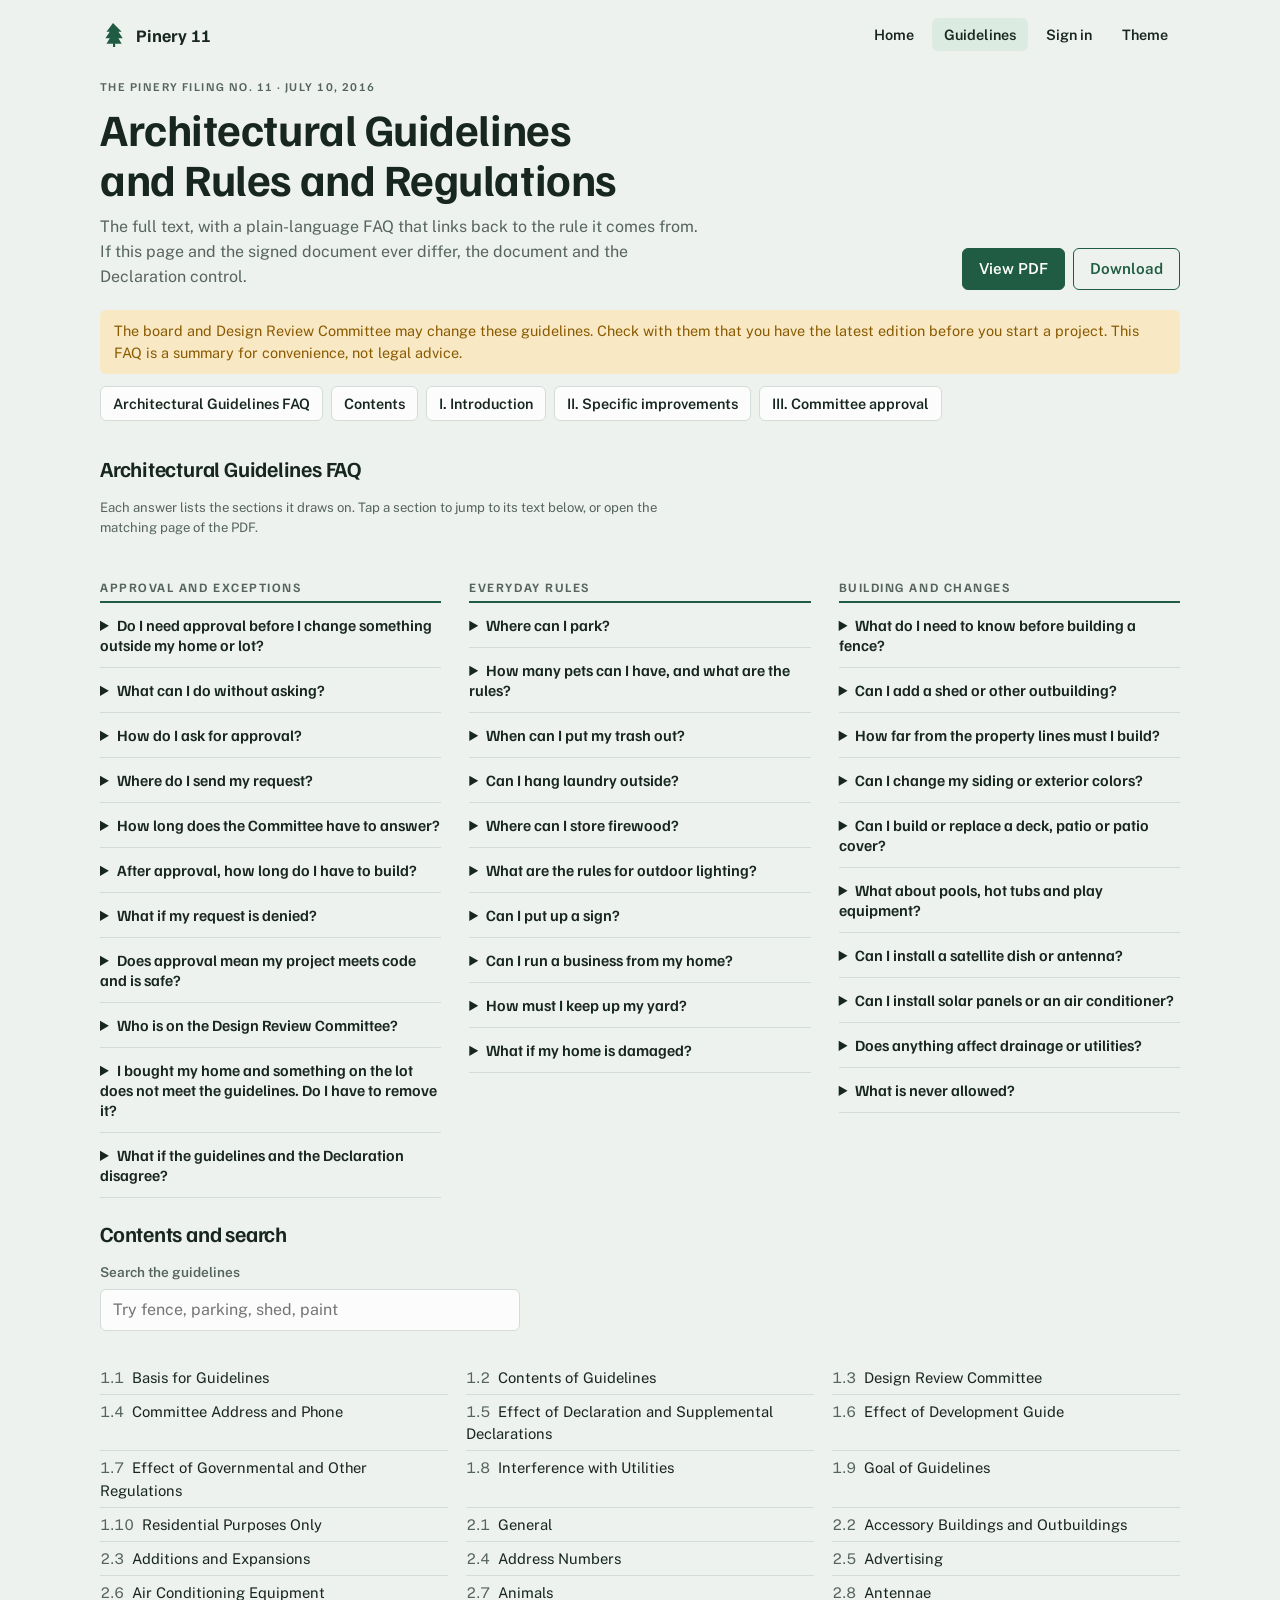
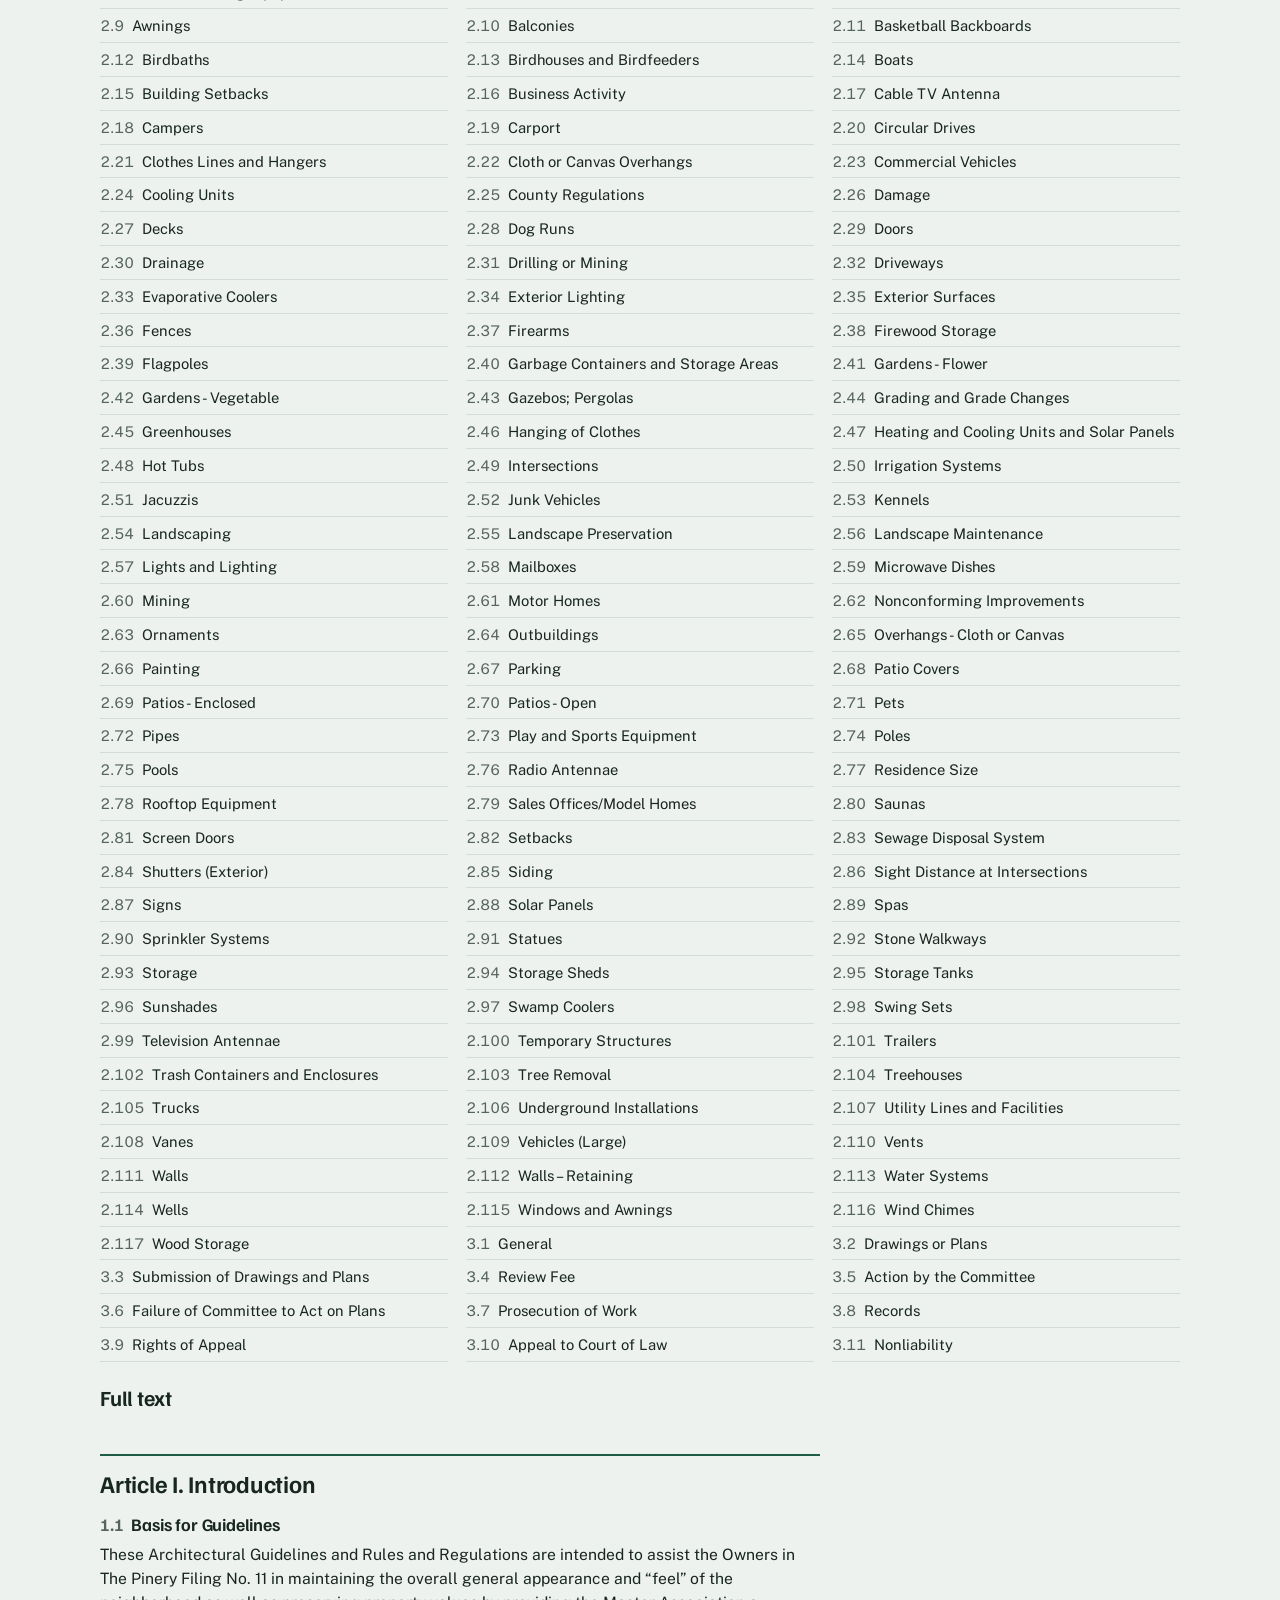
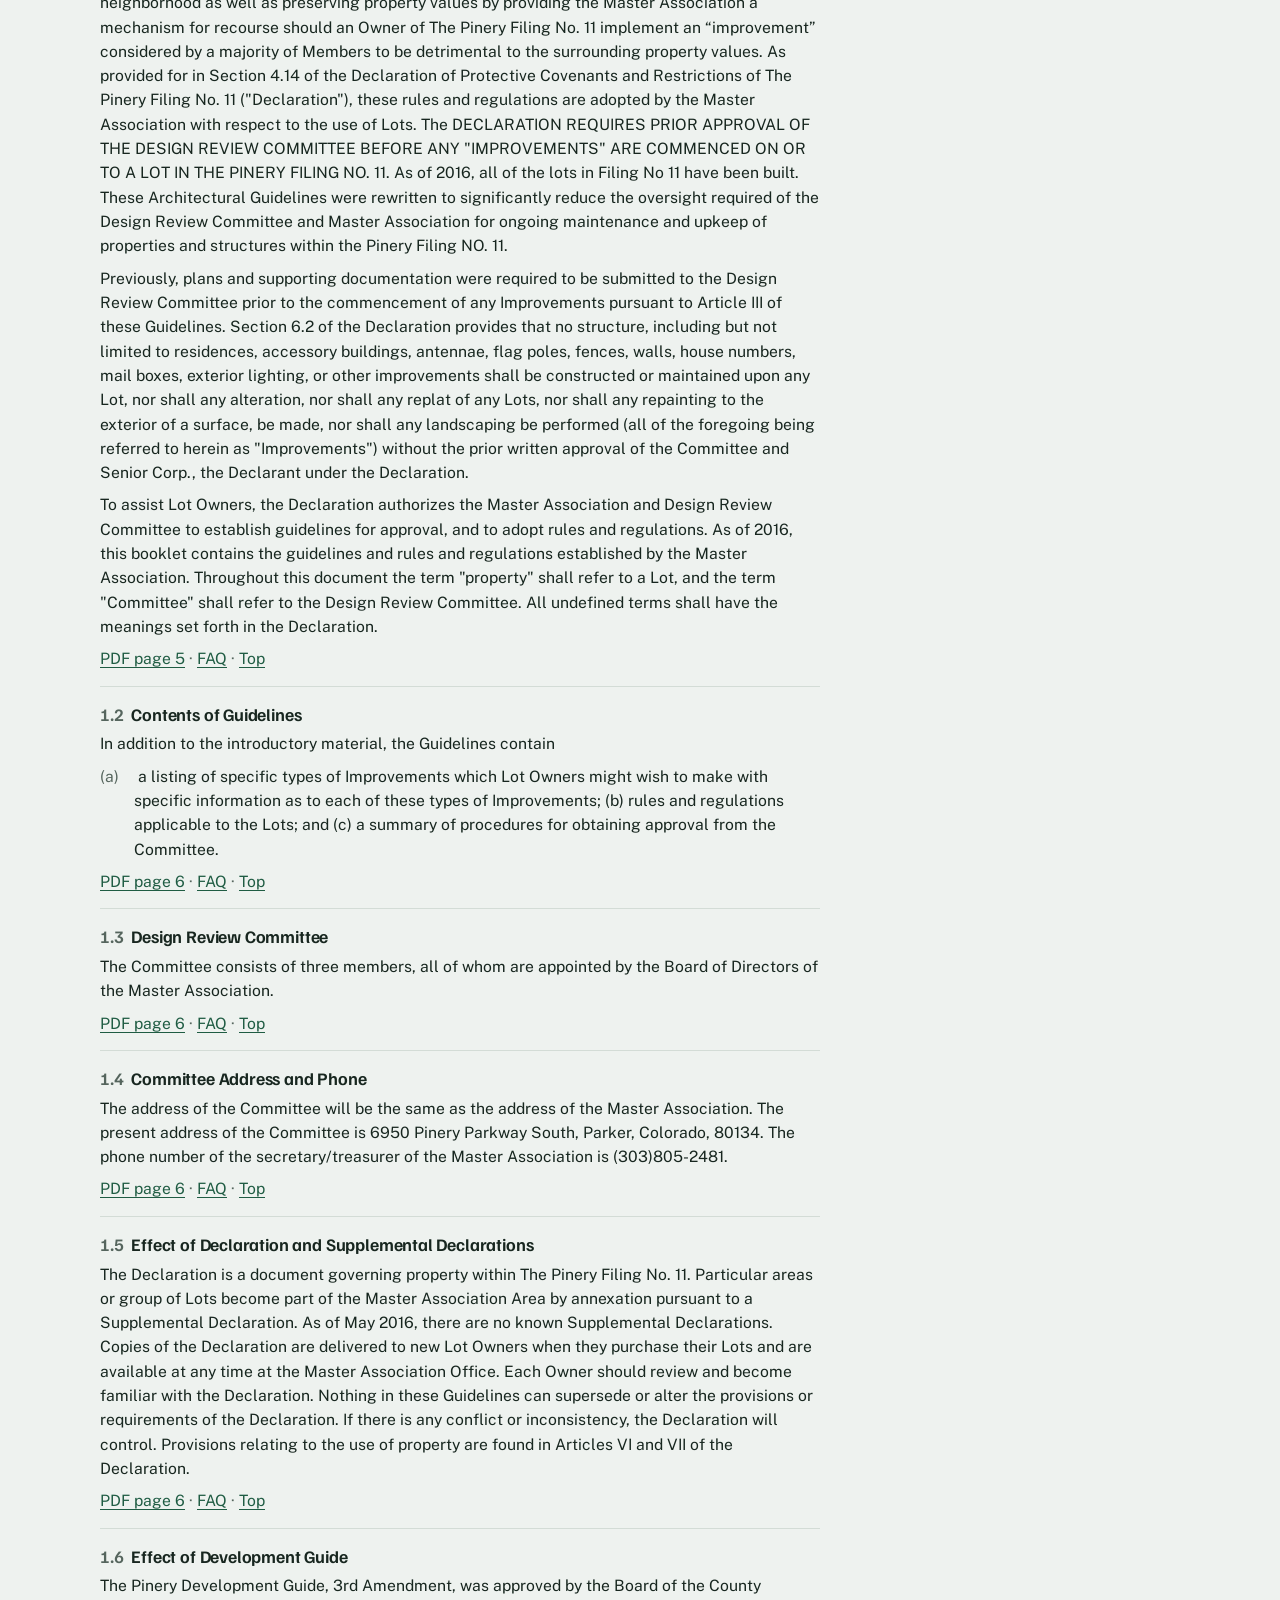
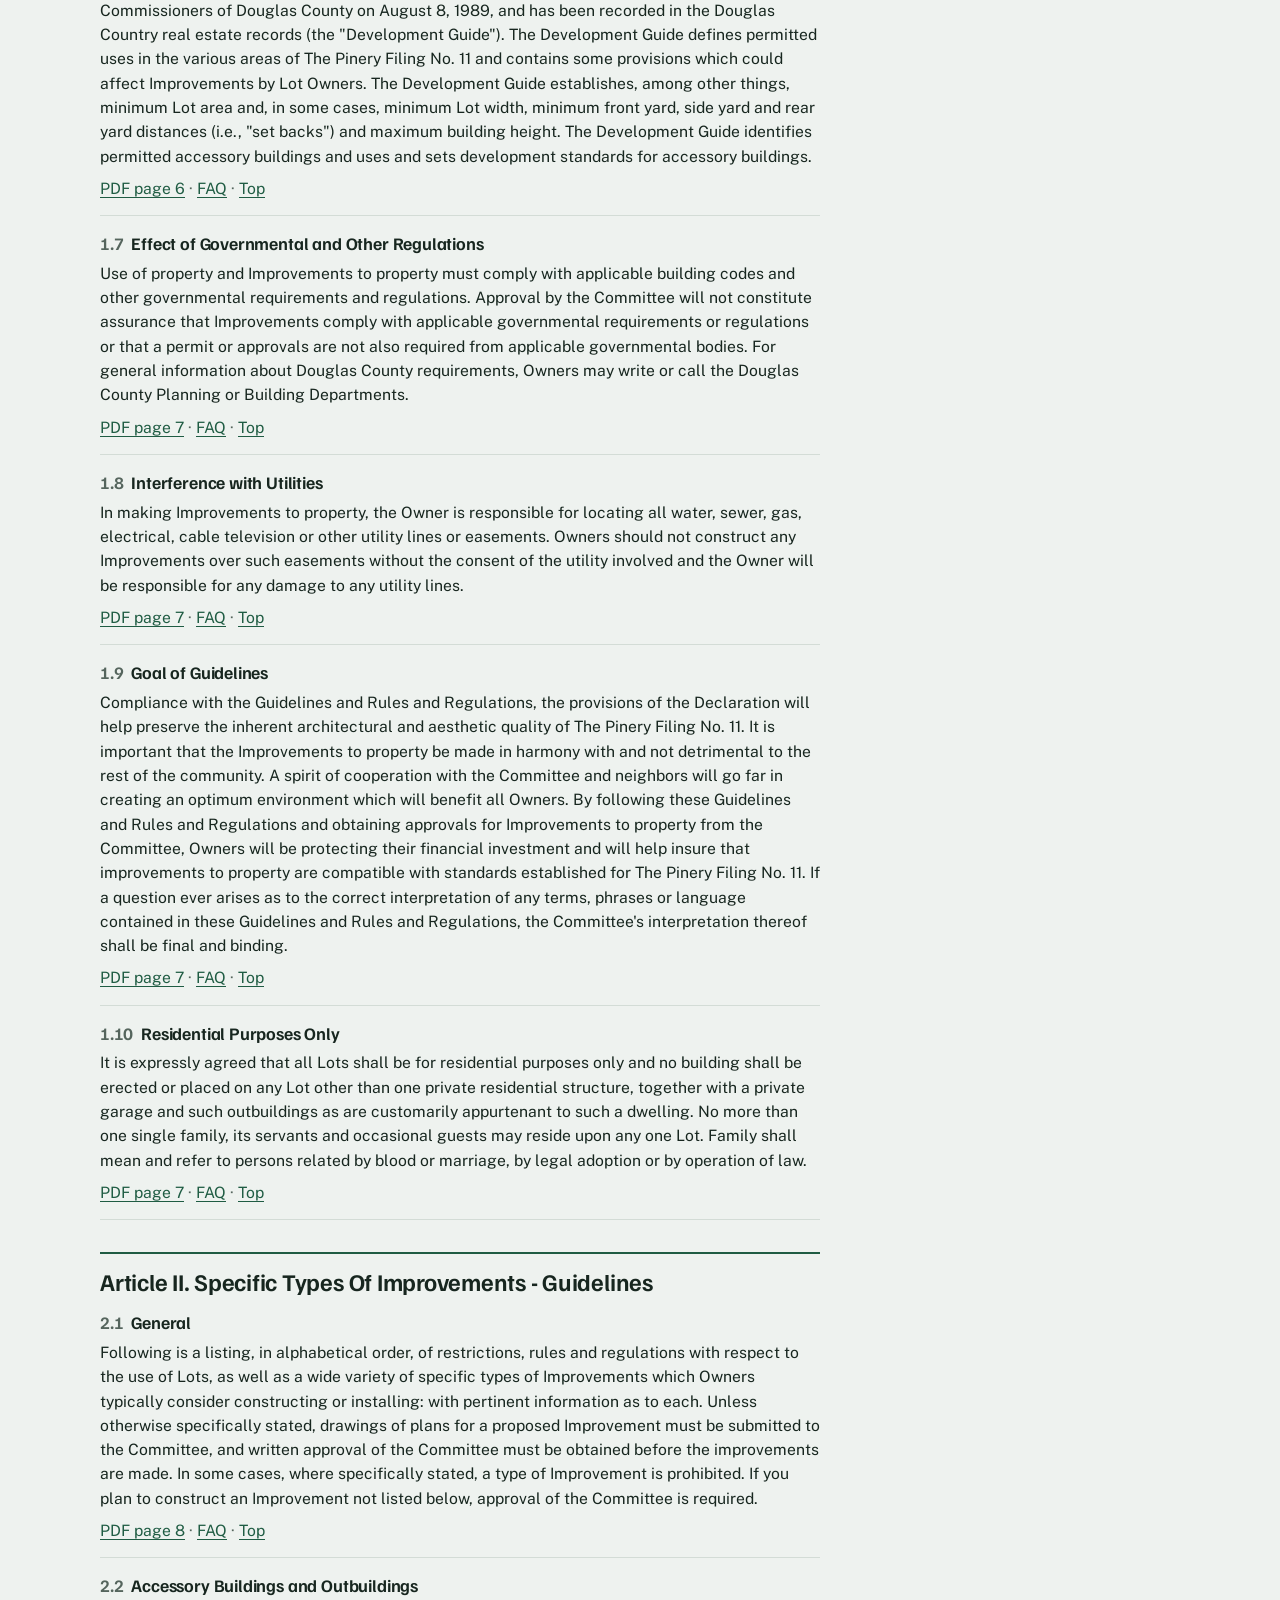
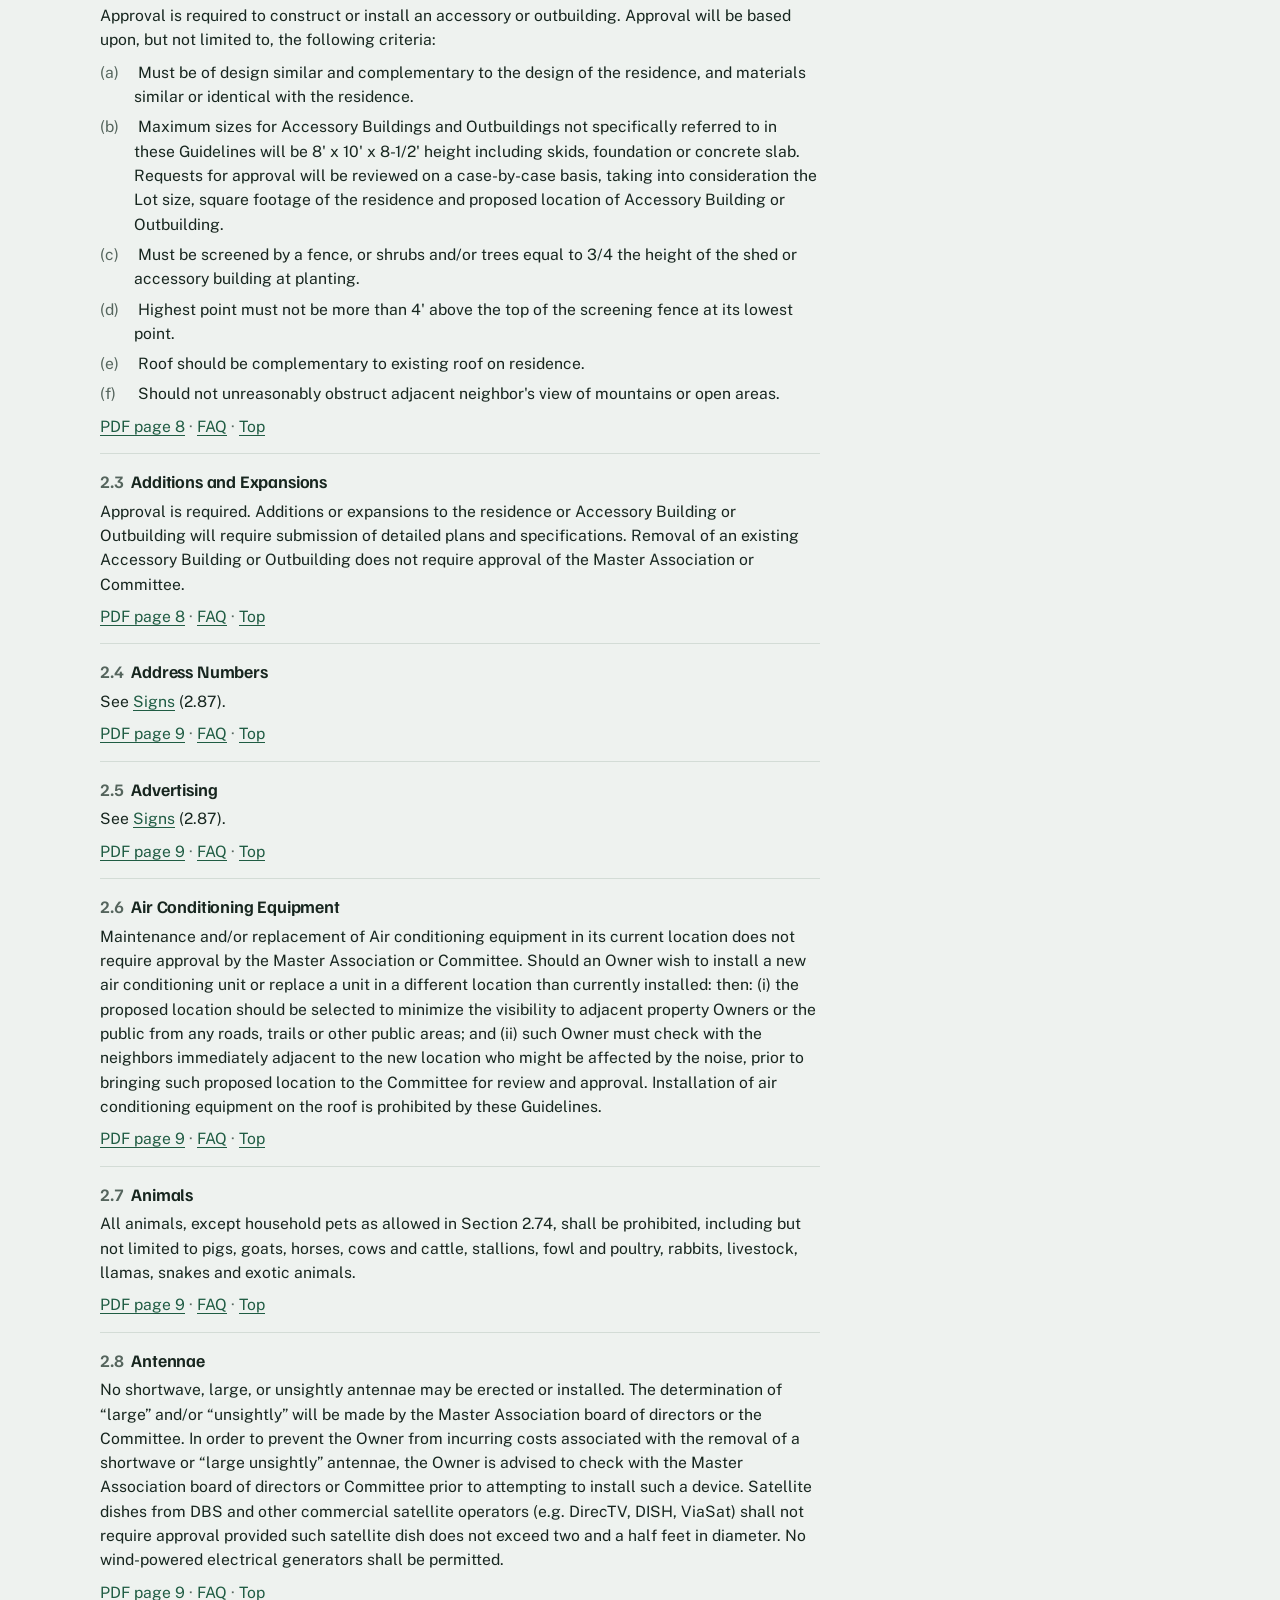
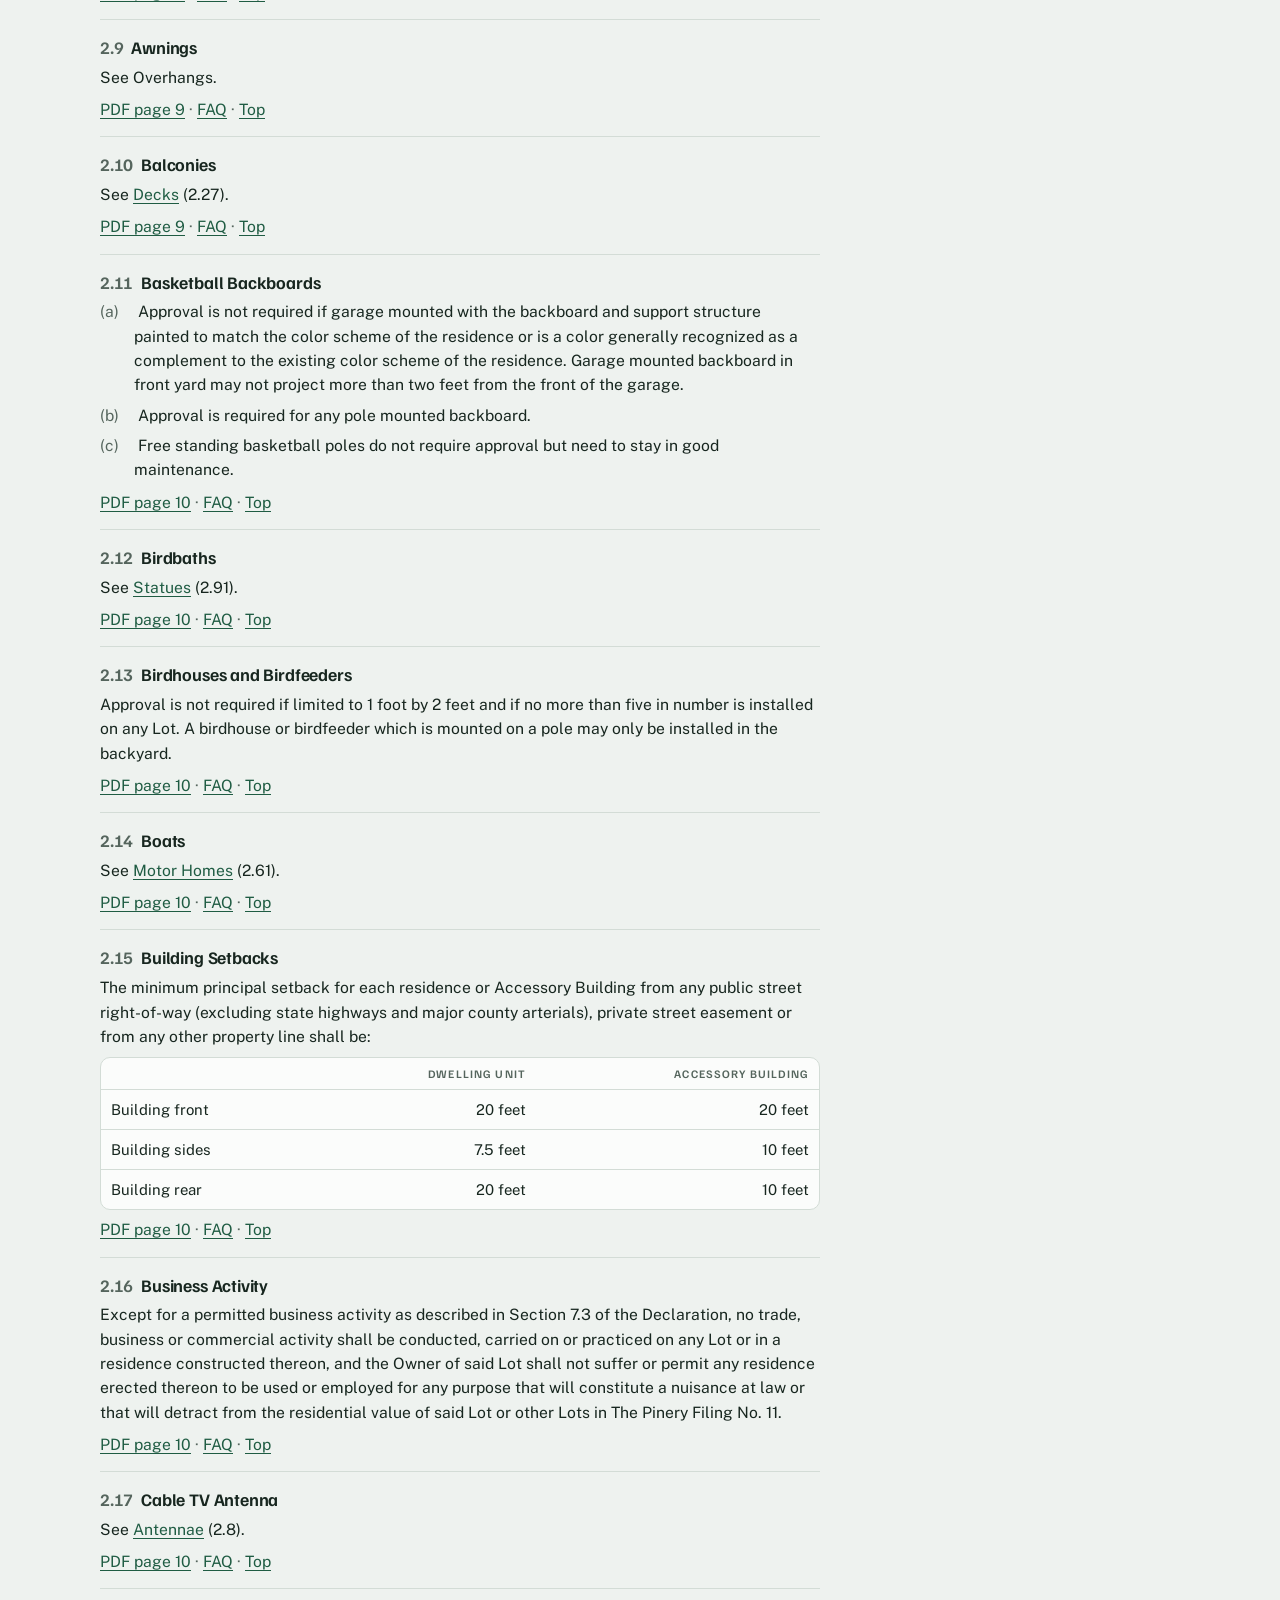
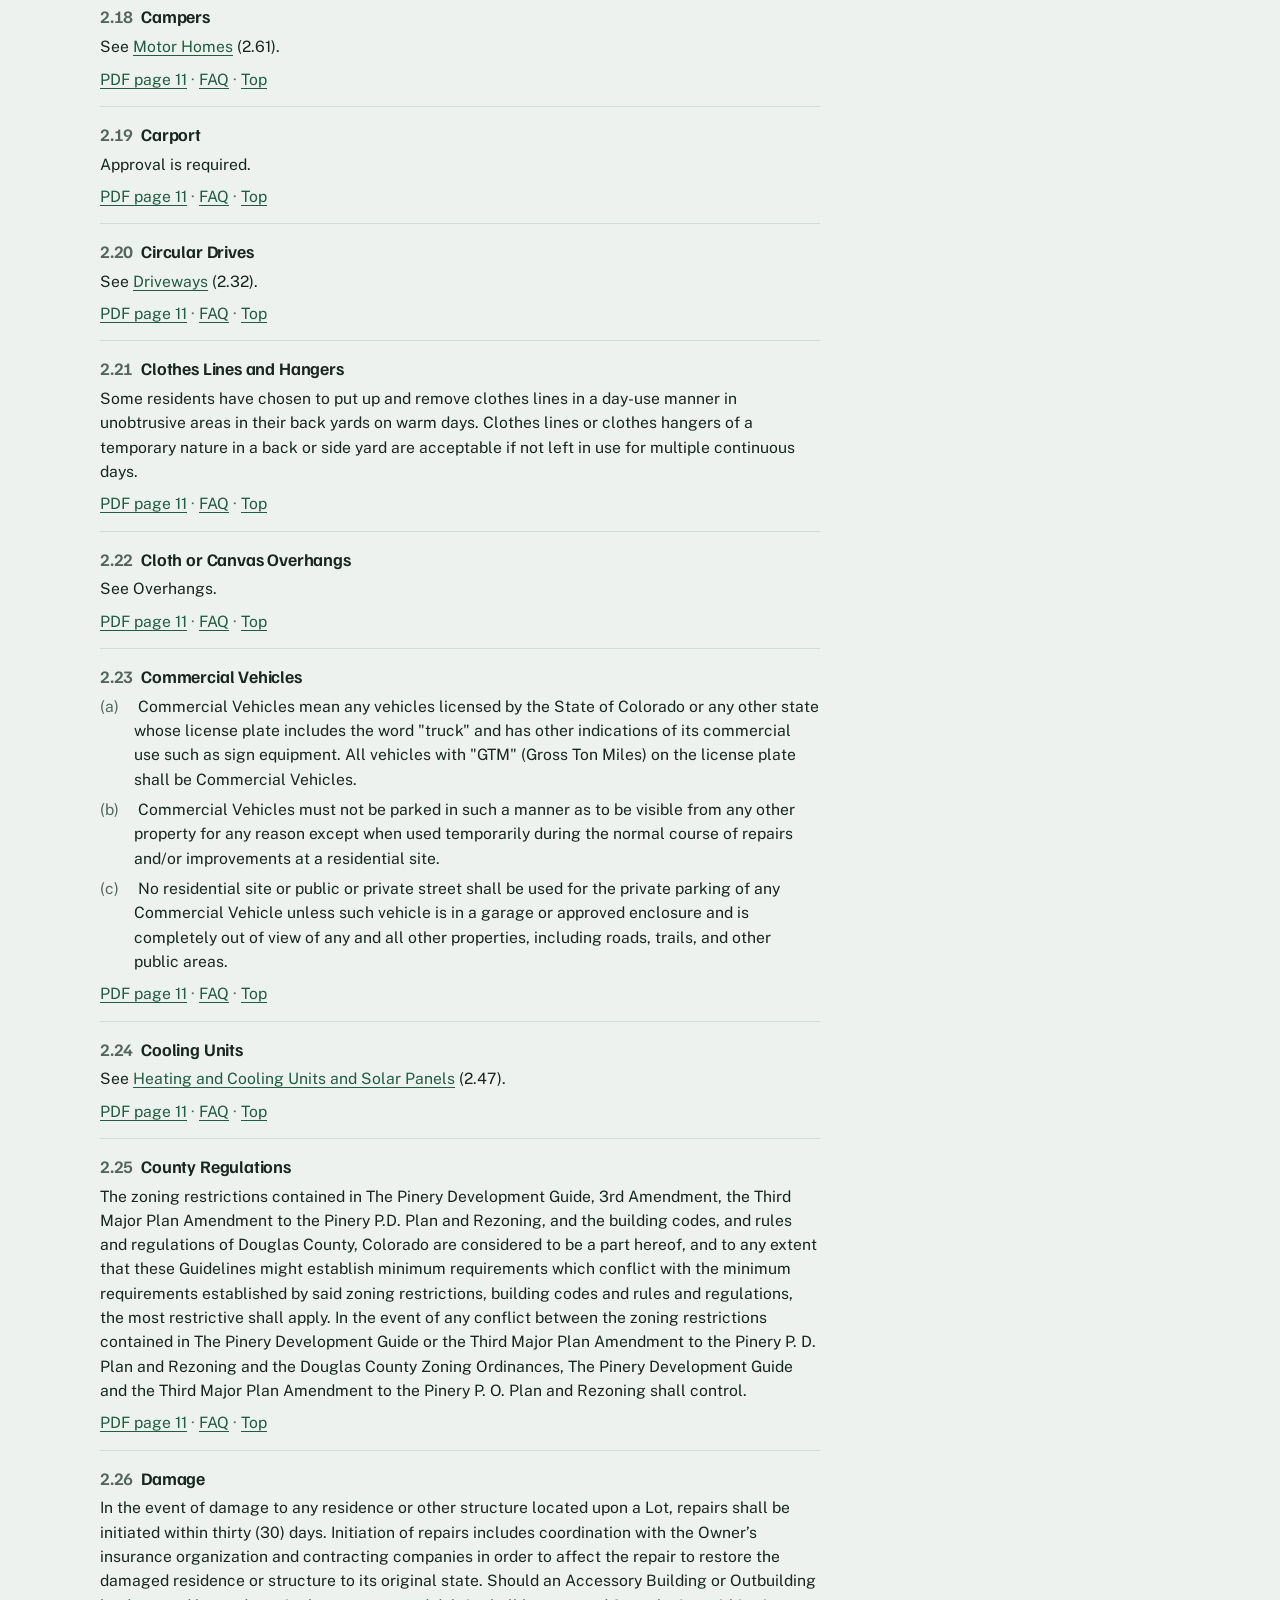
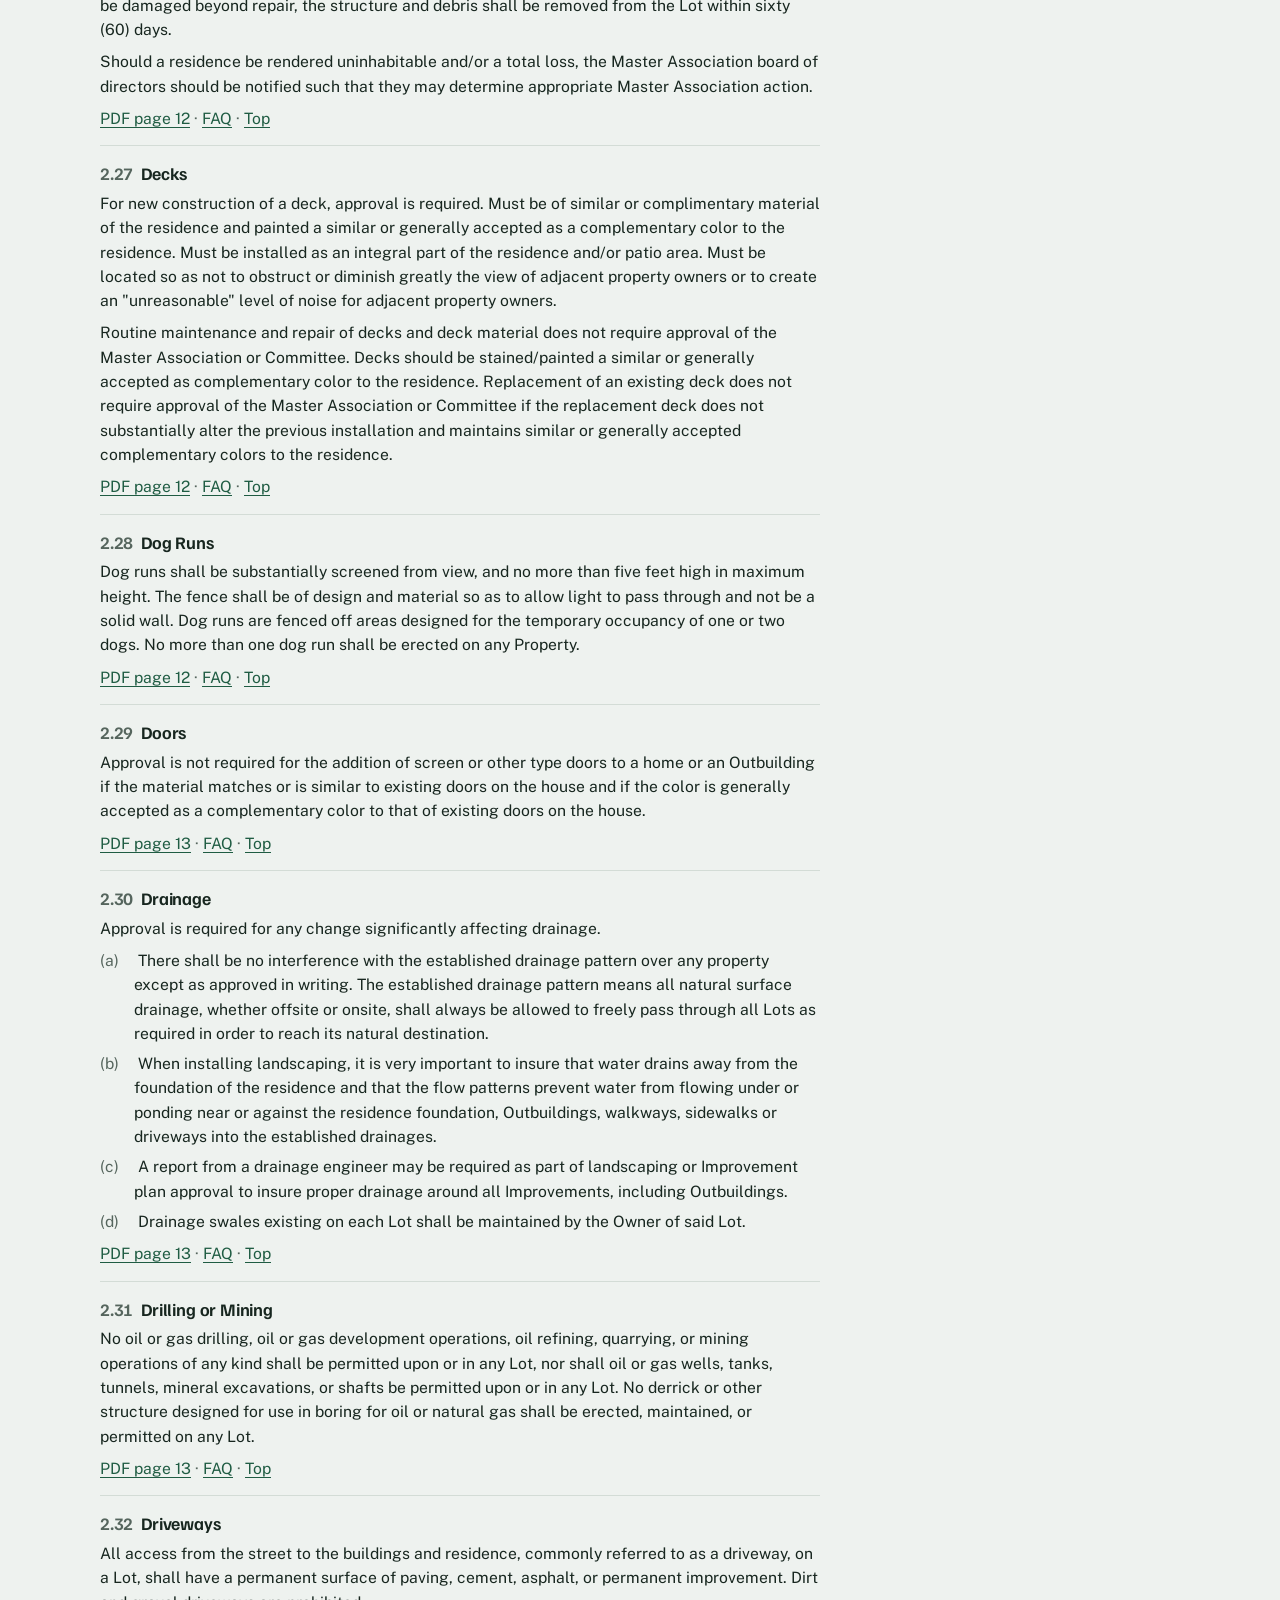
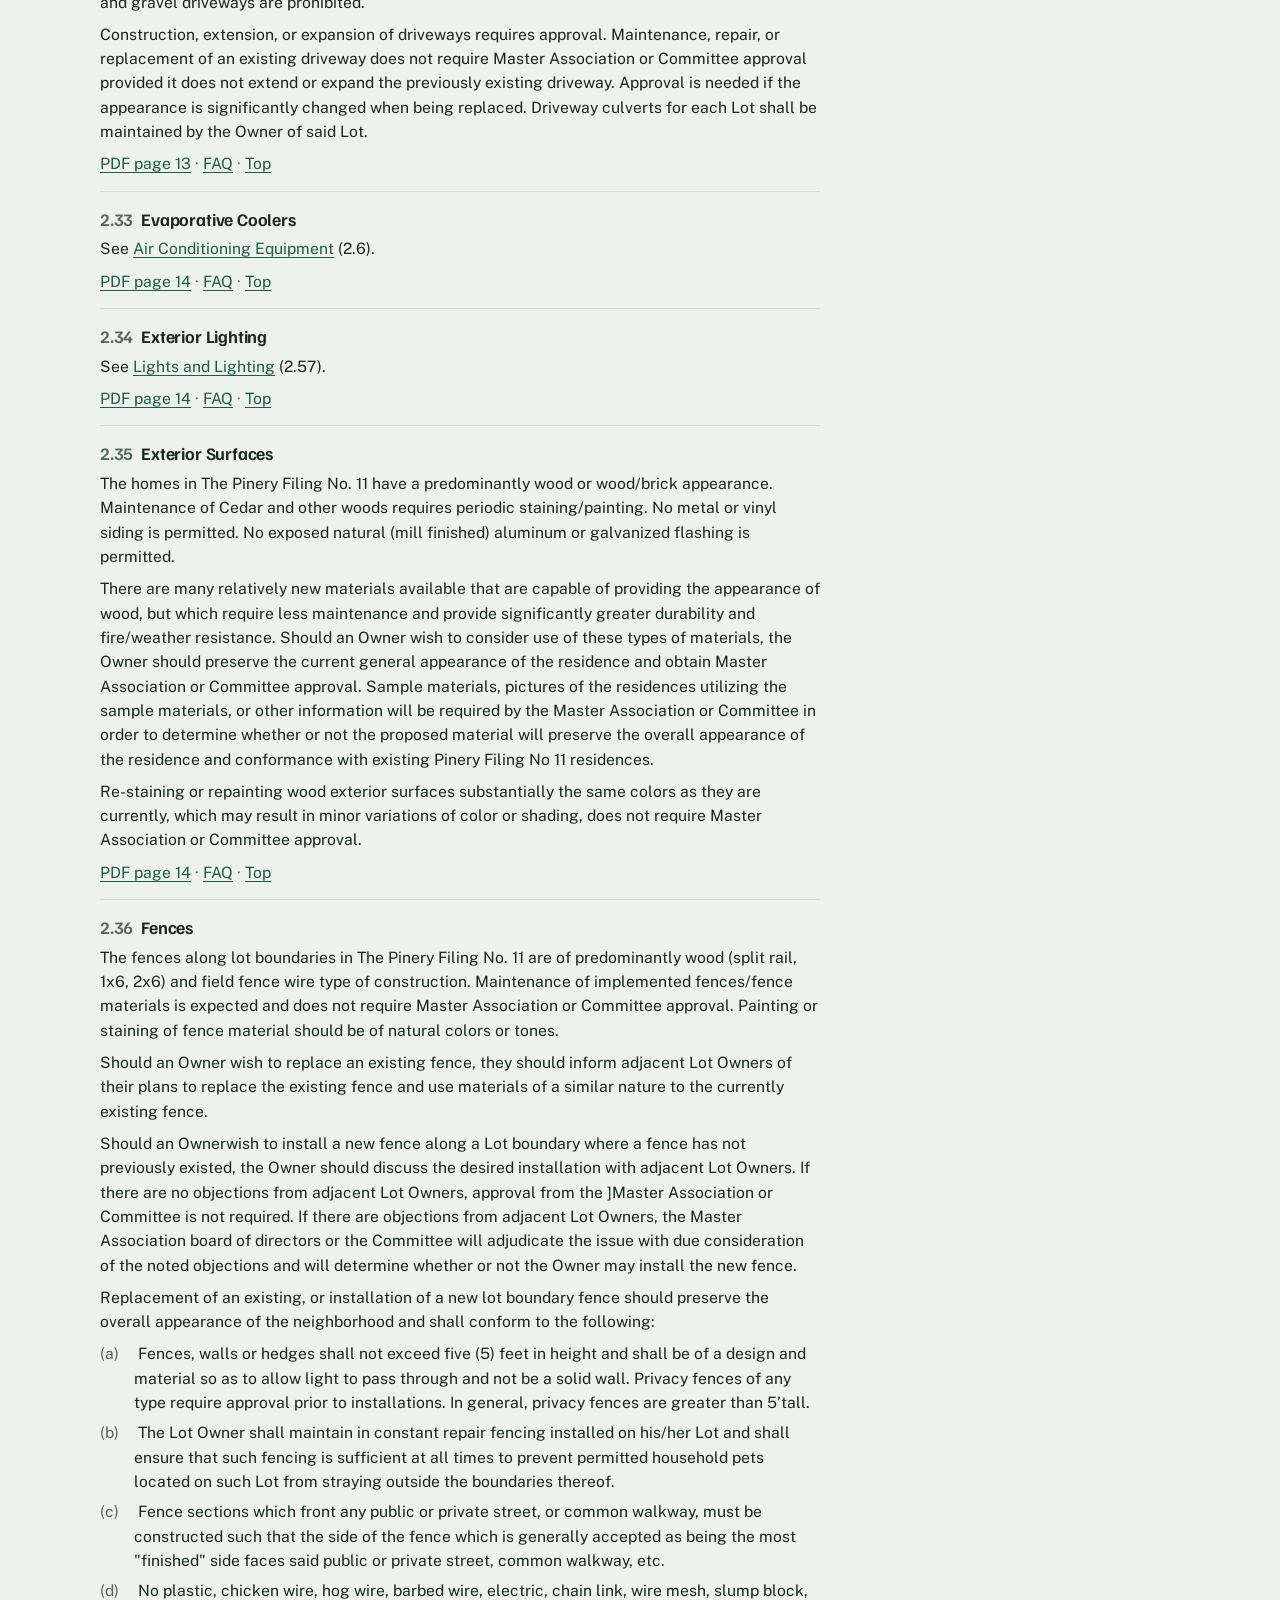
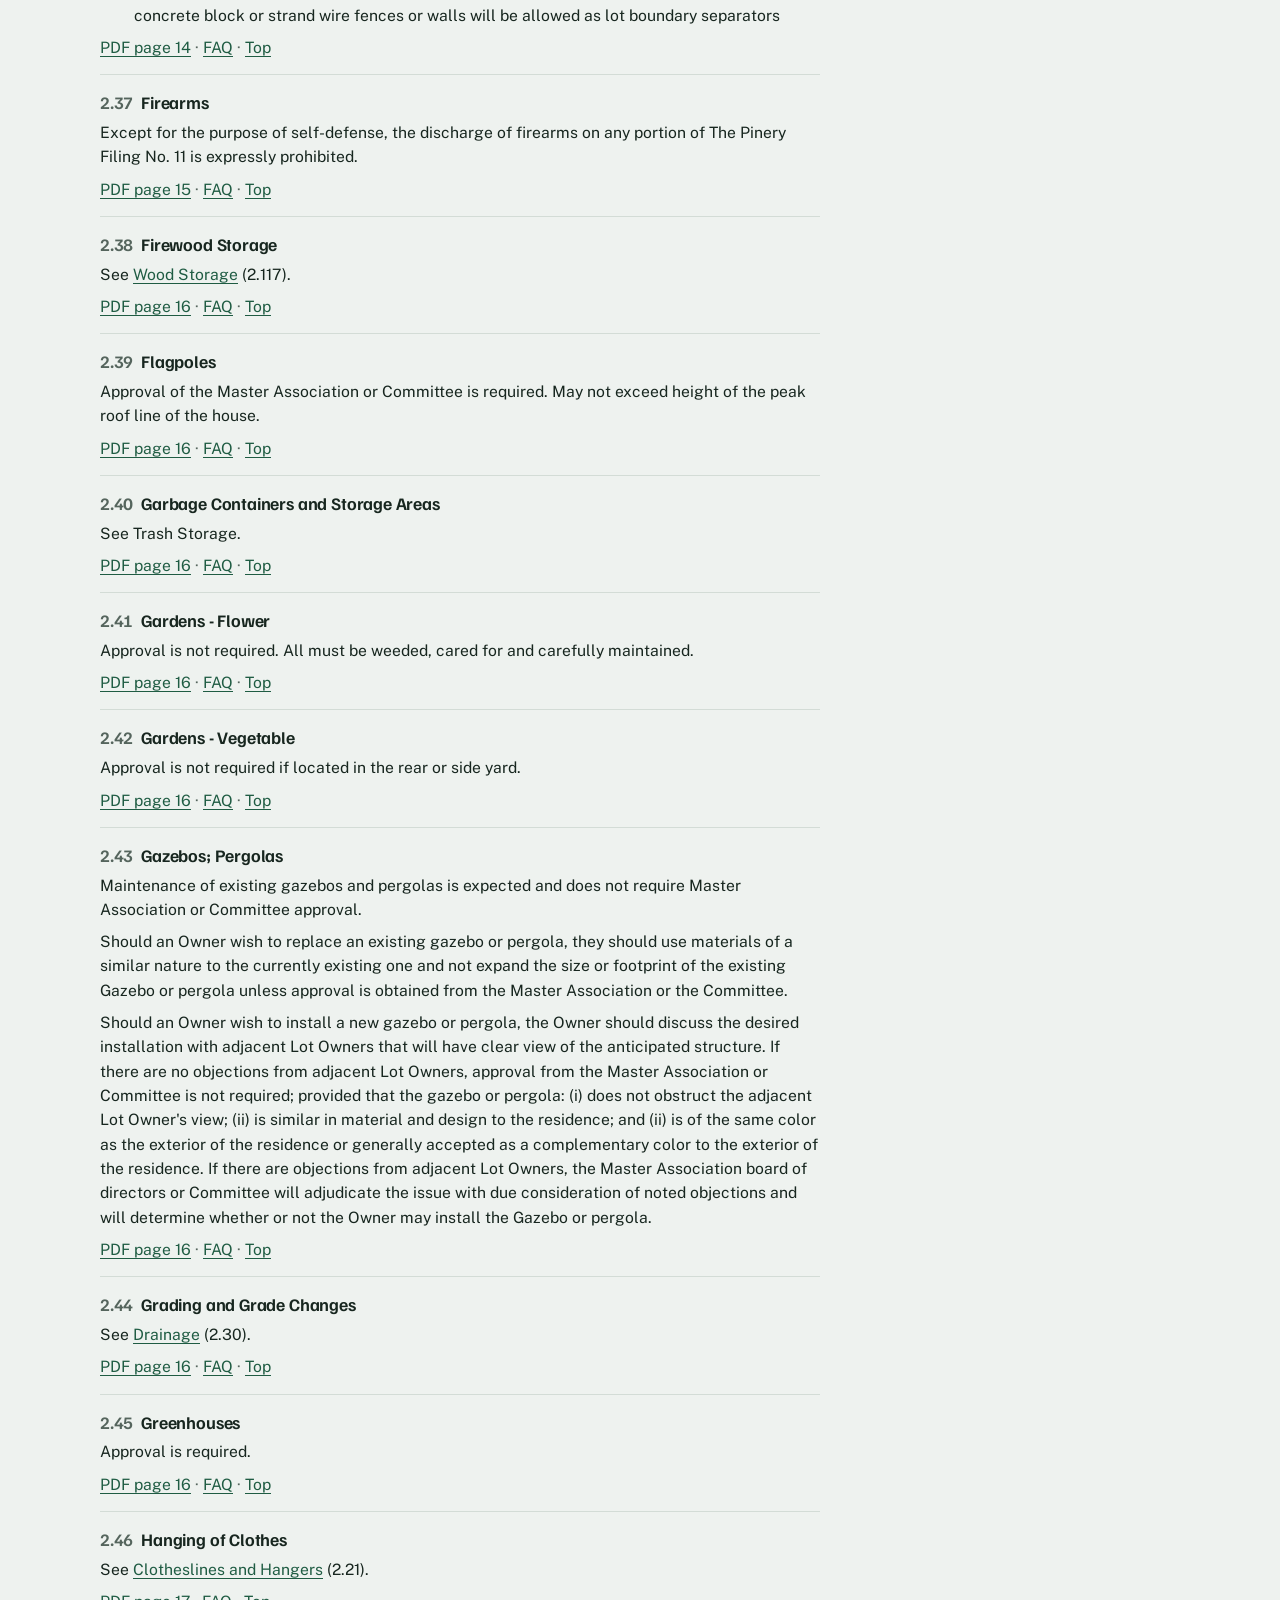
<file: guidelines.html>
<!doctype html>
<html lang="en">
<head>
<meta charset="utf-8">
<meta name="viewport" content="width=device-width, initial-scale=1, viewport-fit=cover">
<link rel="preconnect" href="https://fonts.googleapis.com">
<link rel="preconnect" href="https://fonts.gstatic.com" crossorigin>
<link rel="stylesheet" href="https://fonts.googleapis.com/css2?family=Familjen+Grotesk:wght@500;600;700&family=Public+Sans:wght@400;500;600&display=swap">
<link rel="stylesheet" href="assets/style.css">
<title>Pinery 11 Architectural Guidelines</title>
</head>
<body>
<div class="wrap" id="top">
  <header class="bar">
    <a class="brand" href="index.html">
      <svg viewBox="0 0 24 24" fill="currentColor" aria-hidden="true"><path d="M12 1 6 9h3l-4 6h4l-3 5h6v3h2v-3h6l-3-5h4l-4-6h3z"/></svg>
      <span id="brandName">Pinery 11</span>
    </a>
    <nav class="nav" id="nav" aria-label="Main"></nav>
  </header>

  <main>
    <div class="board-head" style="padding-block:12px 8px">
      <div style="max-width:60ch">
        <p class="eyebrow">The Pinery Filing No. 11 · July 10, 2016</p>
        <h1 style="font-size:clamp(1.8rem,4.5vw,2.8rem);margin-top:10px">Architectural Guidelines and Rules and Regulations</h1>
        <p class="lede" style="margin-top:12px;color:var(--muted)">The full text, with a plain-language FAQ that links back to the rule it comes from. If this page and the signed document ever differ, the document and the Declaration control.</p>
      </div>
      <div style="display:flex;gap:8px;flex-wrap:wrap">
        <a class="btn" href="docs/Architectural-Guidelines-Rules-and-Regulations-2016.pdf" target="_blank" rel="noopener">View PDF</a>
        <a class="btn ghost" href="docs/Architectural-Guidelines-Rules-and-Regulations-2016.pdf" download>Download</a>
      </div>
    </div>
    <p class="notice" style="margin-block:12px 4px">The board and Design Review Committee may change these guidelines. Check with them that you have the latest edition before you start a project. This FAQ is a summary for convenience, not legal advice.</p>

    <nav class="jump" aria-label="On this page">
      <a href="#faq">Architectural Guidelines FAQ</a>
      <a href="#contents">Contents</a>
      <a href="#art-i">I. Introduction</a>
      <a href="#art-ii">II. Specific improvements</a>
      <a href="#art-iii">III. Committee approval</a>
    </nav>

    <section class="section" id="faq" aria-labelledby="faqTitle">
      <h2 id="faqTitle">Architectural Guidelines FAQ</h2>
      <p class="sub" style="max-width:70ch">Each answer lists the sections it draws on. Tap a section to jump to its text below, or open the matching page of the PDF.</p>
      <div class="faqcols">
<div class="faqcol"><h3 class="faqcat">Approval and exceptions</h3>
<details class="faq"><summary>Do I need approval before I change something outside my home or lot?</summary><div class="faqbody"><p>Usually, yes. The Declaration requires written approval from the Design Review Committee before improvements are started, and the guidelines say anything not listed in them also needs approval. Many everyday jobs are listed as not needing approval when you follow the rules for that item, for example repainting in the same colors or replacing landscaping plants.</p><p class="refs"><span class="sub">In the guidelines:</span> <a class="ref" href="#s1-1">1.1 Basis for Guidelines</a> <a class="ref" href="#s2-1">2.1 General</a> <a class="ref" href="#s3-1">3.1 General</a> <a class="pdflink" href="docs/Architectural-Guidelines-Rules-and-Regulations-2016.pdf#page=5" target="_blank" rel="noopener">Open PDF page 5</a></p></div></details>
<details class="faq"><summary>What can I do without asking?</summary><div class="faqbody"><p>Examples the guidelines say need no approval when the stated conditions are met: re-staining or repainting in substantially the same colors, replacing or adding plants that keep the lot's look or save water, repairing a driveway without expanding it, flower gardens, vegetable gardens in a side or rear yard, satellite dishes up to two and a half feet across, garage-mounted basketball backboards, solar LED lights, replacing a mailbox, holiday decorations that come down promptly, and matching screen doors or shutters.</p><p class="refs"><span class="sub">In the guidelines:</span> <a class="ref" href="#s2-66">2.66 Painting</a> <a class="ref" href="#s2-54">2.54 Landscaping</a> <a class="ref" href="#s2-32">2.32 Driveways</a> <a class="ref" href="#s2-41">2.41 Gardens - Flower</a> <a class="ref" href="#s2-42">2.42 Gardens - Vegetable</a> <a class="ref" href="#s2-8">2.8 Antennae</a> <a class="ref" href="#s2-11">2.11 Basketball Backboards</a> <a class="ref" href="#s2-57">2.57 Lights and Lighting</a> <a class="ref" href="#s2-58">2.58 Mailboxes</a> <a class="ref" href="#s2-63">2.63 Ornaments</a> <a class="ref" href="#s2-29">2.29 Doors</a> <a class="ref" href="#s2-84">2.84 Shutters (Exterior)</a> <a class="pdflink" href="docs/Architectural-Guidelines-Rules-and-Regulations-2016.pdf#page=20" target="_blank" rel="noopener">Open PDF page 20</a></p></div></details>
<details class="faq"><summary>How do I ask for approval?</summary><div class="faqbody"><p>Send the Committee a drawing or plan before work starts. It should be drawn to a scale of 1/4 inch to 1 foot, show your lot lines and the proposed improvement, describe the materials and colors, and include your name, address and phone number. Submit two copies with the $10 review fee. Plans sent without the fee are returned unapproved.</p><p class="refs"><span class="sub">In the guidelines:</span> <a class="ref" href="#s3-2">3.2 Drawings or Plans</a> <a class="ref" href="#s3-3">3.3 Submission of Drawings and Plans</a> <a class="ref" href="#s3-4">3.4 Review Fee</a> <a class="pdflink" href="docs/Architectural-Guidelines-Rules-and-Regulations-2016.pdf#page=28" target="_blank" rel="noopener">Open PDF page 28</a></p></div></details>
<details class="faq"><summary>Where do I send my request?</summary><div class="faqbody"><p>The 2016 guidelines give the Committee's address as the Master Association's, 6950 Pinery Parkway South, Parker, Colorado 80134. That is the address as printed in 2016, so check with the board for the current one.</p><p class="refs"><span class="sub">In the guidelines:</span> <a class="ref" href="#s1-4">1.4 Committee Address and Phone</a> <a class="ref" href="#s3-3">3.3 Submission of Drawings and Plans</a> <a class="pdflink" href="docs/Architectural-Guidelines-Rules-and-Regulations-2016.pdf#page=6" target="_blank" rel="noopener">Open PDF page 6</a></p></div></details>
<details class="faq"><summary>How long does the Committee have to answer?</summary><div class="faqbody"><p>Forty-five days after it has received everything it asked for. If the Committee does not send a disapproval or a request for more information within those 45 days, the request is treated as approved.</p><p class="refs"><span class="sub">In the guidelines:</span> <a class="ref" href="#s3-5">3.5 Action by the Committee</a> <a class="ref" href="#s3-6">3.6 Failure of Committee to Act on Plans</a> <a class="pdflink" href="docs/Architectural-Guidelines-Rules-and-Regulations-2016.pdf#page=29" target="_blank" rel="noopener">Open PDF page 29</a></p></div></details>
<details class="faq"><summary>After approval, how long do I have to build?</summary><div class="faqbody"><p>Work must begin within 180 days of approval or the approval becomes void and you must reapply. Work must be finished within nine months of approval unless the Committee extends the time.</p><p class="refs"><span class="sub">In the guidelines:</span> <a class="ref" href="#s3-7">3.7 Prosecution of Work</a> <a class="pdflink" href="docs/Architectural-Guidelines-Rules-and-Regulations-2016.pdf#page=30" target="_blank" rel="noopener">Open PDF page 30</a></p></div></details>
<details class="faq"><summary>What if my request is denied?</summary><div class="faqbody"><p>You can appeal to the Board of Directors by written notice within 30 days of the denial, conditions or refusal. After you have used the appeal steps, you may take the decision to a court of law.</p><p class="refs"><span class="sub">In the guidelines:</span> <a class="ref" href="#s3-9">3.9 Rights of Appeal</a> <a class="ref" href="#s3-10">3.10 Appeal to Court of Law</a> <a class="pdflink" href="docs/Architectural-Guidelines-Rules-and-Regulations-2016.pdf#page=30" target="_blank" rel="noopener">Open PDF page 30</a></p></div></details>
<details class="faq"><summary>Does approval mean my project meets code and is safe?</summary><div class="faqbody"><p>No. Approval covers appearance only. You are still responsible for Douglas County permits and building codes, for locating utility lines and easements, and for any damage you cause to them. If the county's rules and these guidelines differ, the more restrictive rule applies.</p><p class="refs"><span class="sub">In the guidelines:</span> <a class="ref" href="#s3-11">3.11 Nonliability</a> <a class="ref" href="#s1-7">1.7 Effect of Governmental and Other Regulations</a> <a class="ref" href="#s1-8">1.8 Interference with Utilities</a> <a class="ref" href="#s2-25">2.25 County Regulations</a> <a class="pdflink" href="docs/Architectural-Guidelines-Rules-and-Regulations-2016.pdf#page=31" target="_blank" rel="noopener">Open PDF page 31</a></p></div></details>
<details class="faq"><summary>Who is on the Design Review Committee?</summary><div class="faqbody"><p>Three members appointed by the Master Association's Board of Directors.</p><p class="refs"><span class="sub">In the guidelines:</span> <a class="ref" href="#s1-3">1.3 Design Review Committee</a> <a class="pdflink" href="docs/Architectural-Guidelines-Rules-and-Regulations-2016.pdf#page=6" target="_blank" rel="noopener">Open PDF page 6</a></p></div></details>
<details class="faq"><summary>I bought my home and something on the lot does not meet the guidelines. Do I have to remove it?</summary><div class="faqbody"><p>Not necessarily. If an earlier owner's improvement was approved in advance, or a previous owner's improvement is nonconforming, the current owner may not have to remove it or be fined, unless at the time of purchase you knew or should have known about it, for example because of a lien or pending suit.</p><p class="refs"><span class="sub">In the guidelines:</span> <a class="ref" href="#s2-62">2.62 Nonconforming Improvements</a> <a class="pdflink" href="docs/Architectural-Guidelines-Rules-and-Regulations-2016.pdf#page=20" target="_blank" rel="noopener">Open PDF page 20</a></p></div></details>
<details class="faq"><summary>What if the guidelines and the Declaration disagree?</summary><div class="faqbody"><p>The Declaration controls. If a question comes up about what a term or rule means, the Committee's interpretation is final. The board and Committee may also add to or change the guidelines, so confirm you have the latest edition before you start a project.</p><p class="refs"><span class="sub">In the guidelines:</span> <a class="ref" href="#s1-5">1.5 Effect of Declaration and Supplemental Declarations</a> <a class="ref" href="#s1-9">1.9 Goal of Guidelines</a> <a class="pdflink" href="docs/Architectural-Guidelines-Rules-and-Regulations-2016.pdf#page=6" target="_blank" rel="noopener">Open PDF page 6</a></p></div></details>
</div>
<div class="faqcol"><h3 class="faqcat">Everyday rules</h3>
<details class="faq"><summary>Where can I park?</summary><div class="faqbody"><p>No vehicle may be parked regularly, meaning more than three days a week, on a public street in the community. Regular parking belongs in a garage or driveway. Boats, campers, trailers, motor homes, trucks other than pickups and other large vehicles must be kept in a structure designed for them, except guests' vehicles for up to four days. The Association can have a vehicle that sits on the street for more than five days removed at the owner's expense.</p><p class="refs"><span class="sub">In the guidelines:</span> <a class="ref" href="#s2-67">2.67 Parking</a> <a class="ref" href="#s2-23">2.23 Commercial Vehicles</a> <a class="ref" href="#s2-61">2.61 Motor Homes</a> <a class="ref" href="#s2-52">2.52 Junk Vehicles</a> <a class="pdflink" href="docs/Architectural-Guidelines-Rules-and-Regulations-2016.pdf#page=21" target="_blank" rel="noopener">Open PDF page 21</a></p></div></details>
<details class="faq"><summary>How many pets can I have, and what are the rules?</summary><div class="faqbody"><p>Only standard household pets are allowed. No more than two adult pets that mostly use outdoor areas for exercise or waste. Pets may not run at large, and habitually barking, howling or yelping dogs count as a nuisance. Livestock, poultry, rabbits, snakes and exotic animals are prohibited.</p><p class="refs"><span class="sub">In the guidelines:</span> <a class="ref" href="#s2-71">2.71 Pets</a> <a class="ref" href="#s2-7">2.7 Animals</a> <a class="pdflink" href="docs/Architectural-Guidelines-Rules-and-Regulations-2016.pdf#page=22" target="_blank" rel="noopener">Open PDF page 22</a></p></div></details>
<details class="faq"><summary>When can I put my trash out?</summary><div class="faqbody"><p>Not more than 24 hours before the scheduled pickup. Garbage cans must otherwise be screened from view of neighbors and the street, and trash may not be allowed to accumulate on a lot.</p><p class="refs"><span class="sub">In the guidelines:</span> <a class="ref" href="#s2-102">2.102 Trash Containers and Enclosures</a> <a class="pdflink" href="docs/Architectural-Guidelines-Rules-and-Regulations-2016.pdf#page=26" target="_blank" rel="noopener">Open PDF page 26</a></p></div></details>
<details class="faq"><summary>Can I hang laundry outside?</summary><div class="faqbody"><p>Temporary clotheslines or hangers in a back or side yard are acceptable if they are not left up for multiple days in a row.</p><p class="refs"><span class="sub">In the guidelines:</span> <a class="ref" href="#s2-21">2.21 Clothes Lines and Hangers</a> <a class="pdflink" href="docs/Architectural-Guidelines-Rules-and-Regulations-2016.pdf#page=11" target="_blank" rel="noopener">Open PDF page 11</a></p></div></details>
<details class="faq"><summary>Where can I store firewood?</summary><div class="faqbody"><p>In the side or back yard next to the house, neatly stacked, out of the way of drainage, and screened by planting or matching building materials so it cannot be seen from neighbors, trails or streets.</p><p class="refs"><span class="sub">In the guidelines:</span> <a class="ref" href="#s2-117">2.117 Wood Storage</a> <a class="ref" href="#s2-93">2.93 Storage</a> <a class="pdflink" href="docs/Architectural-Guidelines-Rules-and-Regulations-2016.pdf#page=27" target="_blank" rel="noopener">Open PDF page 27</a></p></div></details>
<details class="faq"><summary>What are the rules for outdoor lighting?</summary><div class="faqbody"><p>Maintaining or replacing existing fixtures needs no approval, and commercially available solar LED lighting of similar brightness is fine. Floodlights and motion-activated security lights need approval. Place lights so they do not shine into neighboring lots.</p><p class="refs"><span class="sub">In the guidelines:</span> <a class="ref" href="#s2-57">2.57 Lights and Lighting</a> <a class="pdflink" href="docs/Architectural-Guidelines-Rules-and-Regulations-2016.pdf#page=19" target="_blank" rel="noopener">Open PDF page 19</a></p></div></details>
<details class="faq"><summary>Can I put up a sign?</summary><div class="faqbody"><p>For sale and for rent signs larger than six square feet are prohibited, as are billboards and poster boards or advertising structures of any kind.</p><p class="refs"><span class="sub">In the guidelines:</span> <a class="ref" href="#s2-87">2.87 Signs</a> <a class="ref" href="#s2-4">2.4 Address Numbers</a> <a class="ref" href="#s2-5">2.5 Advertising</a> <a class="pdflink" href="docs/Architectural-Guidelines-Rules-and-Regulations-2016.pdf#page=24" target="_blank" rel="noopener">Open PDF page 24</a></p></div></details>
<details class="faq"><summary>Can I run a business from my home?</summary><div class="faqbody"><p>Lots are for residential use only. No trade, business or commercial activity is allowed except a permitted business activity described in the Declaration, and nothing may become a nuisance.</p><p class="refs"><span class="sub">In the guidelines:</span> <a class="ref" href="#s2-16">2.16 Business Activity</a> <a class="ref" href="#s1-10">1.10 Residential Purposes Only</a> <a class="pdflink" href="docs/Architectural-Guidelines-Rules-and-Regulations-2016.pdf#page=10" target="_blank" rel="noopener">Open PDF page 10</a></p></div></details>
<details class="faq"><summary>How must I keep up my yard?</summary><div class="faqbody"><p>Each owner must keep the lot in first-class condition, including pruning, cutting ground cover and weeding. Removing dead trees, branches and plants is routine maintenance and needs no approval. Replacing plants with ones that keep the lot's look or reduce watering, including xeriscaping, also needs no approval, but major re-landscaping that significantly changes the lot's appearance does.</p><p class="refs"><span class="sub">In the guidelines:</span> <a class="ref" href="#s2-56">2.56 Landscape Maintenance</a> <a class="ref" href="#s2-54">2.54 Landscaping</a> <a class="ref" href="#s2-55">2.55 Landscape Preservation</a> <a class="pdflink" href="docs/Architectural-Guidelines-Rules-and-Regulations-2016.pdf#page=18" target="_blank" rel="noopener">Open PDF page 18</a></p></div></details>
<details class="faq"><summary>What if my home is damaged?</summary><div class="faqbody"><p>Start repairs within 30 days, which includes contacting your insurer and contractors. A damaged shed or outbuilding that cannot be repaired must be removed within 60 days. If a home is uninhabitable or a total loss, notify the Master Association board.</p><p class="refs"><span class="sub">In the guidelines:</span> <a class="ref" href="#s2-26">2.26 Damage</a> <a class="pdflink" href="docs/Architectural-Guidelines-Rules-and-Regulations-2016.pdf#page=12" target="_blank" rel="noopener">Open PDF page 12</a></p></div></details>
</div>
<div class="faqcol"><h3 class="faqcat">Building and changes</h3>
<details class="faq"><summary>What do I need to know before building a fence?</summary><div class="faqbody"><p>Boundary fences may not exceed five feet and must let light pass through. Privacy fences need approval. Tell adjacent neighbors before replacing a fence. For a new boundary fence where none existed, talk to the neighbors first. If they do not object, no approval is needed, and if they do, the board or Committee decides. Plastic, chicken wire, hog wire, barbed wire, electric, chain link, wire mesh, slump block, concrete block and strand wire fences are not allowed along lot boundaries.</p><p class="refs"><span class="sub">In the guidelines:</span> <a class="ref" href="#s2-36">2.36 Fences</a> <a class="pdflink" href="docs/Architectural-Guidelines-Rules-and-Regulations-2016.pdf#page=14" target="_blank" rel="noopener">Open PDF page 14</a></p></div></details>
<details class="faq"><summary>Can I add a shed or other outbuilding?</summary><div class="faqbody"><p>It needs approval. Unless the guidelines say otherwise, the maximum size is 8 by 10 feet and 8 1/2 feet high. It must look like the house, be screened by a fence or plantings, and not unreasonably block a neighbor's view of the mountains or open areas.</p><p class="refs"><span class="sub">In the guidelines:</span> <a class="ref" href="#s2-2">2.2 Accessory Buildings and Outbuildings</a> <a class="ref" href="#s2-3">2.3 Additions and Expansions</a> <a class="pdflink" href="docs/Architectural-Guidelines-Rules-and-Regulations-2016.pdf#page=8" target="_blank" rel="noopener">Open PDF page 8</a></p></div></details>
<details class="faq"><summary>How far from the property lines must I build?</summary><div class="faqbody"><p>For a house, 20 feet from the front, 7.5 feet at the sides and 20 feet at the rear. For an accessory building, 20 feet front, 10 feet at the sides and 10 feet at the rear. The county's rules also apply, and the stricter one controls.</p><p class="refs"><span class="sub">In the guidelines:</span> <a class="ref" href="#s2-15">2.15 Building Setbacks</a> <a class="ref" href="#s2-25">2.25 County Regulations</a> <a class="pdflink" href="docs/Architectural-Guidelines-Rules-and-Regulations-2016.pdf#page=10" target="_blank" rel="noopener">Open PDF page 10</a></p></div></details>
<details class="faq"><summary>Can I change my siding or exterior colors?</summary><div class="faqbody"><p>Re-staining or repainting in substantially the same colors needs no approval. The guidelines also allow the earth-tone colors on the sample board they refer to. Metal or vinyl siding and exposed mill-finish aluminum or galvanized flashing are not permitted. Newer wood-look materials need approval, and you may be asked for samples.</p><p class="refs"><span class="sub">In the guidelines:</span> <a class="ref" href="#s2-66">2.66 Painting</a> <a class="ref" href="#s2-35">2.35 Exterior Surfaces</a> <a class="pdflink" href="docs/Architectural-Guidelines-Rules-and-Regulations-2016.pdf#page=20" target="_blank" rel="noopener">Open PDF page 20</a></p></div></details>
<details class="faq"><summary>Can I build or replace a deck, patio or patio cover?</summary><div class="faqbody"><p>A new deck needs approval. Replacing a deck that does not substantially change the old one, and routine repair, does not. Open patios and patio covers need approval, and for a new one you should talk to neighbors who can see it and share their feedback with the Committee. Enclosing a patio is an addition and needs detailed plans.</p><p class="refs"><span class="sub">In the guidelines:</span> <a class="ref" href="#s2-27">2.27 Decks</a> <a class="ref" href="#s2-70">2.70 Patios - Open</a> <a class="ref" href="#s2-68">2.68 Patio Covers</a> <a class="ref" href="#s2-69">2.69 Patios - Enclosed</a> <a class="ref" href="#s2-3">2.3 Additions and Expansions</a> <a class="pdflink" href="docs/Architectural-Guidelines-Rules-and-Regulations-2016.pdf#page=12" target="_blank" rel="noopener">Open PDF page 12</a></p></div></details>
<details class="faq"><summary>What about pools, hot tubs and play equipment?</summary><div class="faqbody"><p>Pools need approval and must be landscaped and screened, and above-ground pools are discouraged. Hot tubs go in the side or rear yard as part of a deck or patio and must not be immediately visible to neighbors, streets or trails. Swing sets, play houses, skateboard ramps and sandboxes need approval and must be in a fenced rear yard. Treehouses are not permitted.</p><p class="refs"><span class="sub">In the guidelines:</span> <a class="ref" href="#s2-75">2.75 Pools</a> <a class="ref" href="#s2-48">2.48 Hot Tubs</a> <a class="ref" href="#s2-73">2.73 Play and Sports Equipment</a> <a class="ref" href="#s2-104">2.104 Treehouses</a> <a class="pdflink" href="docs/Architectural-Guidelines-Rules-and-Regulations-2016.pdf#page=23" target="_blank" rel="noopener">Open PDF page 23</a></p></div></details>
<details class="faq"><summary>Can I install a satellite dish or antenna?</summary><div class="faqbody"><p>A dish from a commercial satellite provider such as DirecTV, DISH or ViaSat needs no approval if it is no more than two and a half feet across. Shortwave, large or unsightly antennae are not allowed, and the board or Committee decides what counts as large or unsightly. Wind-powered electric generators are not permitted.</p><p class="refs"><span class="sub">In the guidelines:</span> <a class="ref" href="#s2-8">2.8 Antennae</a> <a class="pdflink" href="docs/Architectural-Guidelines-Rules-and-Regulations-2016.pdf#page=9" target="_blank" rel="noopener">Open PDF page 9</a></p></div></details>
<details class="faq"><summary>Can I install solar panels or an air conditioner?</summary><div class="faqbody"><p>The guidelines say heating and cooling units may not sit on a roof, but they except solar panels. They do not give a separate approval process for solar, and rooftop equipment generally needs approval, so ask the Committee first. Replacing an air conditioner in the same spot needs no approval. A new location should be chosen to limit visibility and noise for neighbors, and roof-mounted air conditioning is prohibited.</p><p class="refs"><span class="sub">In the guidelines:</span> <a class="ref" href="#s2-47">2.47 Heating and Cooling Units and Solar Panels</a> <a class="ref" href="#s2-88">2.88 Solar Panels</a> <a class="ref" href="#s2-78">2.78 Rooftop Equipment</a> <a class="ref" href="#s2-6">2.6 Air Conditioning Equipment</a> <a class="pdflink" href="docs/Architectural-Guidelines-Rules-and-Regulations-2016.pdf#page=17" target="_blank" rel="noopener">Open PDF page 17</a></p></div></details>
<details class="faq"><summary>Does anything affect drainage or utilities?</summary><div class="faqbody"><p>Changes that significantly affect drainage need approval, and water must be able to flow freely across lots and away from foundations. You maintain the drainage swales and driveway culverts on your lot. All utility lines must be underground, and underground installations need approval.</p><p class="refs"><span class="sub">In the guidelines:</span> <a class="ref" href="#s2-30">2.30 Drainage</a> <a class="ref" href="#s2-32">2.32 Driveways</a> <a class="ref" href="#s2-107">2.107 Utility Lines and Facilities</a> <a class="ref" href="#s2-106">2.106 Underground Installations</a> <a class="pdflink" href="docs/Architectural-Guidelines-Rules-and-Regulations-2016.pdf#page=13" target="_blank" rel="noopener">Open PDF page 13</a></p></div></details>
<details class="faq"><summary>What is never allowed?</summary><div class="faqbody"><p>Among the things the guidelines prohibit outright: metal or vinyl siding, treehouses, wells, individual water supplies and sewage disposal systems, above-ground storage tanks, oil and gas drilling or mining, dirt or gravel driveways, wind-powered generators, livestock and exotic animals, chain link and similar boundary fences, reflective materials in windows, roof-mounted air conditioning, and discharging firearms except in self-defense.</p><p class="refs"><span class="sub">In the guidelines:</span> <a class="ref" href="#s2-35">2.35 Exterior Surfaces</a> <a class="ref" href="#s2-104">2.104 Treehouses</a> <a class="ref" href="#s2-114">2.114 Wells</a> <a class="ref" href="#s2-113">2.113 Water Systems</a> <a class="ref" href="#s2-83">2.83 Sewage Disposal System</a> <a class="ref" href="#s2-95">2.95 Storage Tanks</a> <a class="ref" href="#s2-31">2.31 Drilling or Mining</a> <a class="ref" href="#s2-32">2.32 Driveways</a> <a class="ref" href="#s2-8">2.8 Antennae</a> <a class="ref" href="#s2-7">2.7 Animals</a> <a class="ref" href="#s2-36">2.36 Fences</a> <a class="ref" href="#s2-115">2.115 Windows and Awnings</a> <a class="ref" href="#s2-6">2.6 Air Conditioning Equipment</a> <a class="ref" href="#s2-37">2.37 Firearms</a> <a class="pdflink" href="docs/Architectural-Guidelines-Rules-and-Regulations-2016.pdf#page=14" target="_blank" rel="noopener">Open PDF page 14</a></p></div></details>
</div>
</div>
    </section>

    <section class="section" id="contents" aria-labelledby="tocTitle">
      <h2 id="tocTitle">Contents and search</h2>
      <label for="gsearch" style="max-width:420px">Search the guidelines<input id="gsearch" type="search" placeholder="Try fence, parking, shed, paint" autocomplete="off"></label>
      <p class="sub" id="gcount" role="status"></p>
      <div class="toc" id="toc"><a href="#s1-1"><span class="n">1.1</span> Basis for Guidelines</a>
<a href="#s1-2"><span class="n">1.2</span> Contents of Guidelines</a>
<a href="#s1-3"><span class="n">1.3</span> Design Review Committee</a>
<a href="#s1-4"><span class="n">1.4</span> Committee Address and Phone</a>
<a href="#s1-5"><span class="n">1.5</span> Effect of Declaration and Supplemental Declarations</a>
<a href="#s1-6"><span class="n">1.6</span> Effect of Development Guide</a>
<a href="#s1-7"><span class="n">1.7</span> Effect of Governmental and Other Regulations</a>
<a href="#s1-8"><span class="n">1.8</span> Interference with Utilities</a>
<a href="#s1-9"><span class="n">1.9</span> Goal of Guidelines</a>
<a href="#s1-10"><span class="n">1.10</span> Residential Purposes Only</a>
<a href="#s2-1"><span class="n">2.1</span> General</a>
<a href="#s2-2"><span class="n">2.2</span> Accessory Buildings and Outbuildings</a>
<a href="#s2-3"><span class="n">2.3</span> Additions and Expansions</a>
<a href="#s2-4"><span class="n">2.4</span> Address Numbers</a>
<a href="#s2-5"><span class="n">2.5</span> Advertising</a>
<a href="#s2-6"><span class="n">2.6</span> Air Conditioning Equipment</a>
<a href="#s2-7"><span class="n">2.7</span> Animals</a>
<a href="#s2-8"><span class="n">2.8</span> Antennae</a>
<a href="#s2-9"><span class="n">2.9</span> Awnings</a>
<a href="#s2-10"><span class="n">2.10</span> Balconies</a>
<a href="#s2-11"><span class="n">2.11</span> Basketball Backboards</a>
<a href="#s2-12"><span class="n">2.12</span> Birdbaths</a>
<a href="#s2-13"><span class="n">2.13</span> Birdhouses and Birdfeeders</a>
<a href="#s2-14"><span class="n">2.14</span> Boats</a>
<a href="#s2-15"><span class="n">2.15</span> Building Setbacks</a>
<a href="#s2-16"><span class="n">2.16</span> Business Activity</a>
<a href="#s2-17"><span class="n">2.17</span> Cable TV Antenna</a>
<a href="#s2-18"><span class="n">2.18</span> Campers</a>
<a href="#s2-19"><span class="n">2.19</span> Carport</a>
<a href="#s2-20"><span class="n">2.20</span> Circular Drives</a>
<a href="#s2-21"><span class="n">2.21</span> Clothes Lines and Hangers</a>
<a href="#s2-22"><span class="n">2.22</span> Cloth or Canvas Overhangs</a>
<a href="#s2-23"><span class="n">2.23</span> Commercial Vehicles</a>
<a href="#s2-24"><span class="n">2.24</span> Cooling Units</a>
<a href="#s2-25"><span class="n">2.25</span> County Regulations</a>
<a href="#s2-26"><span class="n">2.26</span> Damage</a>
<a href="#s2-27"><span class="n">2.27</span> Decks</a>
<a href="#s2-28"><span class="n">2.28</span> Dog Runs</a>
<a href="#s2-29"><span class="n">2.29</span> Doors</a>
<a href="#s2-30"><span class="n">2.30</span> Drainage</a>
<a href="#s2-31"><span class="n">2.31</span> Drilling or Mining</a>
<a href="#s2-32"><span class="n">2.32</span> Driveways</a>
<a href="#s2-33"><span class="n">2.33</span> Evaporative Coolers</a>
<a href="#s2-34"><span class="n">2.34</span> Exterior Lighting</a>
<a href="#s2-35"><span class="n">2.35</span> Exterior Surfaces</a>
<a href="#s2-36"><span class="n">2.36</span> Fences</a>
<a href="#s2-37"><span class="n">2.37</span> Firearms</a>
<a href="#s2-38"><span class="n">2.38</span> Firewood Storage</a>
<a href="#s2-39"><span class="n">2.39</span> Flagpoles</a>
<a href="#s2-40"><span class="n">2.40</span> Garbage Containers and Storage Areas</a>
<a href="#s2-41"><span class="n">2.41</span> Gardens - Flower</a>
<a href="#s2-42"><span class="n">2.42</span> Gardens - Vegetable</a>
<a href="#s2-43"><span class="n">2.43</span> Gazebos; Pergolas</a>
<a href="#s2-44"><span class="n">2.44</span> Grading and Grade Changes</a>
<a href="#s2-45"><span class="n">2.45</span> Greenhouses</a>
<a href="#s2-46"><span class="n">2.46</span> Hanging of Clothes</a>
<a href="#s2-47"><span class="n">2.47</span> Heating and Cooling Units and Solar Panels</a>
<a href="#s2-48"><span class="n">2.48</span> Hot Tubs</a>
<a href="#s2-49"><span class="n">2.49</span> Intersections</a>
<a href="#s2-50"><span class="n">2.50</span> Irrigation Systems</a>
<a href="#s2-51"><span class="n">2.51</span> Jacuzzis</a>
<a href="#s2-52"><span class="n">2.52</span> Junk Vehicles</a>
<a href="#s2-53"><span class="n">2.53</span> Kennels</a>
<a href="#s2-54"><span class="n">2.54</span> Landscaping</a>
<a href="#s2-55"><span class="n">2.55</span> Landscape Preservation</a>
<a href="#s2-56"><span class="n">2.56</span> Landscape Maintenance</a>
<a href="#s2-57"><span class="n">2.57</span> Lights and Lighting</a>
<a href="#s2-58"><span class="n">2.58</span> Mailboxes</a>
<a href="#s2-59"><span class="n">2.59</span> Microwave Dishes</a>
<a href="#s2-60"><span class="n">2.60</span> Mining</a>
<a href="#s2-61"><span class="n">2.61</span> Motor Homes</a>
<a href="#s2-62"><span class="n">2.62</span> Nonconforming Improvements</a>
<a href="#s2-63"><span class="n">2.63</span> Ornaments</a>
<a href="#s2-64"><span class="n">2.64</span> Outbuildings</a>
<a href="#s2-65"><span class="n">2.65</span> Overhangs - Cloth or Canvas</a>
<a href="#s2-66"><span class="n">2.66</span> Painting</a>
<a href="#s2-67"><span class="n">2.67</span> Parking</a>
<a href="#s2-68"><span class="n">2.68</span> Patio Covers</a>
<a href="#s2-69"><span class="n">2.69</span> Patios - Enclosed</a>
<a href="#s2-70"><span class="n">2.70</span> Patios - Open</a>
<a href="#s2-71"><span class="n">2.71</span> Pets</a>
<a href="#s2-72"><span class="n">2.72</span> Pipes</a>
<a href="#s2-73"><span class="n">2.73</span> Play and Sports Equipment</a>
<a href="#s2-74"><span class="n">2.74</span> Poles</a>
<a href="#s2-75"><span class="n">2.75</span> Pools</a>
<a href="#s2-76"><span class="n">2.76</span> Radio Antennae</a>
<a href="#s2-77"><span class="n">2.77</span> Residence Size</a>
<a href="#s2-78"><span class="n">2.78</span> Rooftop Equipment</a>
<a href="#s2-79"><span class="n">2.79</span> Sales Offices/Model Homes</a>
<a href="#s2-80"><span class="n">2.80</span> Saunas</a>
<a href="#s2-81"><span class="n">2.81</span> Screen Doors</a>
<a href="#s2-82"><span class="n">2.82</span> Setbacks</a>
<a href="#s2-83"><span class="n">2.83</span> Sewage Disposal System</a>
<a href="#s2-84"><span class="n">2.84</span> Shutters (Exterior)</a>
<a href="#s2-85"><span class="n">2.85</span> Siding</a>
<a href="#s2-86"><span class="n">2.86</span> Sight Distance at Intersections</a>
<a href="#s2-87"><span class="n">2.87</span> Signs</a>
<a href="#s2-88"><span class="n">2.88</span> Solar Panels</a>
<a href="#s2-89"><span class="n">2.89</span> Spas</a>
<a href="#s2-90"><span class="n">2.90</span> Sprinkler Systems</a>
<a href="#s2-91"><span class="n">2.91</span> Statues</a>
<a href="#s2-92"><span class="n">2.92</span> Stone Walkways</a>
<a href="#s2-93"><span class="n">2.93</span> Storage</a>
<a href="#s2-94"><span class="n">2.94</span> Storage Sheds</a>
<a href="#s2-95"><span class="n">2.95</span> Storage Tanks</a>
<a href="#s2-96"><span class="n">2.96</span> Sunshades</a>
<a href="#s2-97"><span class="n">2.97</span> Swamp Coolers</a>
<a href="#s2-98"><span class="n">2.98</span> Swing Sets</a>
<a href="#s2-99"><span class="n">2.99</span> Television Antennae</a>
<a href="#s2-100"><span class="n">2.100</span> Temporary Structures</a>
<a href="#s2-101"><span class="n">2.101</span> Trailers</a>
<a href="#s2-102"><span class="n">2.102</span> Trash Containers and Enclosures</a>
<a href="#s2-103"><span class="n">2.103</span> Tree Removal</a>
<a href="#s2-104"><span class="n">2.104</span> Treehouses</a>
<a href="#s2-105"><span class="n">2.105</span> Trucks</a>
<a href="#s2-106"><span class="n">2.106</span> Underground Installations</a>
<a href="#s2-107"><span class="n">2.107</span> Utility Lines and Facilities</a>
<a href="#s2-108"><span class="n">2.108</span> Vanes</a>
<a href="#s2-109"><span class="n">2.109</span> Vehicles (Large)</a>
<a href="#s2-110"><span class="n">2.110</span> Vents</a>
<a href="#s2-111"><span class="n">2.111</span> Walls</a>
<a href="#s2-112"><span class="n">2.112</span> Walls – Retaining</a>
<a href="#s2-113"><span class="n">2.113</span> Water Systems</a>
<a href="#s2-114"><span class="n">2.114</span> Wells</a>
<a href="#s2-115"><span class="n">2.115</span> Windows and Awnings</a>
<a href="#s2-116"><span class="n">2.116</span> Wind Chimes</a>
<a href="#s2-117"><span class="n">2.117</span> Wood Storage</a>
<a href="#s3-1"><span class="n">3.1</span> General</a>
<a href="#s3-2"><span class="n">3.2</span> Drawings or Plans</a>
<a href="#s3-3"><span class="n">3.3</span> Submission of Drawings and Plans</a>
<a href="#s3-4"><span class="n">3.4</span> Review Fee</a>
<a href="#s3-5"><span class="n">3.5</span> Action by the Committee</a>
<a href="#s3-6"><span class="n">3.6</span> Failure of Committee to Act on Plans</a>
<a href="#s3-7"><span class="n">3.7</span> Prosecution of Work</a>
<a href="#s3-8"><span class="n">3.8</span> Records</a>
<a href="#s3-9"><span class="n">3.9</span> Rights of Appeal</a>
<a href="#s3-10"><span class="n">3.10</span> Appeal to Court of Law</a>
<a href="#s3-11"><span class="n">3.11</span> Nonliability</a></div>
    </section>

    <section class="section" id="fulltext" aria-label="Full text">
      <h2>Full text</h2>
      <div id="gmain" class="gtext">
<h2 class="art" id="art-i">Article I. Introduction</h2>
<section class="gsec" id="s1-1"><h3><span class="n">1.1</span> Basis for Guidelines</h3>
<p>These Architectural Guidelines and Rules and Regulations are intended to assist the Owners in The Pinery Filing No. 11 in maintaining the overall general appearance and “feel” of the neighborhood as well as preserving property values by providing the Master Association a mechanism for recourse should an Owner of The Pinery Filing No. 11 implement an “improvement” considered by a majority of Members to be detrimental to the surrounding property values. As provided for in Section 4.14 of the Declaration of Protective Covenants and Restrictions of The Pinery Filing No. 11 ("Declaration"), these rules and regulations are adopted by the Master Association with respect to the use of Lots. The DECLARATION REQUIRES PRIOR APPROVAL OF THE DESIGN REVIEW COMMITTEE BEFORE ANY "IMPROVEMENTS" ARE COMMENCED ON OR TO A LOT IN THE PINERY FILING NO. 11. As of 2016, all of the lots in Filing No 11 have been built. These Architectural Guidelines were rewritten to significantly reduce the oversight required of the Design Review Committee and Master Association for ongoing maintenance and upkeep of properties and structures within the Pinery Filing NO. 11.</p>
<p>Previously, plans and supporting documentation were required to be submitted to the Design Review Committee prior to the commencement of any Improvements pursuant to Article III of these Guidelines. Section 6.2 of the Declaration provides that no structure, including but not limited to residences, accessory buildings, antennae, flag poles, fences, walls, house numbers, mail boxes, exterior lighting, or other improvements shall be constructed or maintained upon any Lot, nor shall any alteration, nor shall any replat of any Lots, nor shall any repainting to the exterior of a surface, be made, nor shall any landscaping be performed (all of the foregoing being referred to herein as "Improvements") without the prior written approval of the Committee and Senior Corp., the Declarant under the Declaration.</p>
<p>To assist Lot Owners, the Declaration authorizes the Master Association and Design Review Committee to establish guidelines for approval, and to adopt rules and regulations. As of 2016, this booklet contains the guidelines and rules and regulations established by the Master Association. Throughout this document the term "property" shall refer to a Lot, and the term "Committee" shall refer to the Design Review Committee. All undefined terms shall have the meanings set forth in the Declaration.</p>
<p class="pg"><a href="docs/Architectural-Guidelines-Rules-and-Regulations-2016.pdf#page=5" target="_blank" rel="noopener">PDF page 5</a> · <a href="#faq">FAQ</a> · <a href="#top">Top</a></p></section>
<section class="gsec" id="s1-2"><h3><span class="n">1.2</span> Contents of Guidelines</h3>
<p>In addition to the introductory material, the Guidelines contain</p>
<ol class="gl"><li value="1"><span class="mk">(a)</span> a listing of specific types of Improvements which Lot Owners might wish to make with specific information as to each of these types of Improvements; (b) rules and regulations applicable to the Lots; and (c) a summary of procedures for obtaining approval from the Committee.</li></ol>
<p class="pg"><a href="docs/Architectural-Guidelines-Rules-and-Regulations-2016.pdf#page=6" target="_blank" rel="noopener">PDF page 6</a> · <a href="#faq">FAQ</a> · <a href="#top">Top</a></p></section>
<section class="gsec" id="s1-3"><h3><span class="n">1.3</span> Design Review Committee</h3>
<p>The Committee consists of three members, all of whom are appointed by the Board of Directors of the Master Association.</p>
<p class="pg"><a href="docs/Architectural-Guidelines-Rules-and-Regulations-2016.pdf#page=6" target="_blank" rel="noopener">PDF page 6</a> · <a href="#faq">FAQ</a> · <a href="#top">Top</a></p></section>
<section class="gsec" id="s1-4"><h3><span class="n">1.4</span> Committee Address and Phone</h3>
<p>The address of the Committee will be the same as the address of the Master Association. The present address of the Committee is 6950 Pinery Parkway South, Parker, Colorado, 80134. The phone number of the secretary/treasurer of the Master Association is (303)805-2481.</p>
<p class="pg"><a href="docs/Architectural-Guidelines-Rules-and-Regulations-2016.pdf#page=6" target="_blank" rel="noopener">PDF page 6</a> · <a href="#faq">FAQ</a> · <a href="#top">Top</a></p></section>
<section class="gsec" id="s1-5"><h3><span class="n">1.5</span> Effect of Declaration and Supplemental Declarations</h3>
<p>The Declaration is a document governing property within The Pinery Filing No. 11. Particular areas or group of Lots become part of the Master Association Area by annexation pursuant to a Supplemental Declaration. As of May 2016, there are no known Supplemental Declarations. Copies of the Declaration are delivered to new Lot Owners when they purchase their Lots and are available at any time at the Master Association Office. Each Owner should review and become familiar with the Declaration. Nothing in these Guidelines can supersede or alter the provisions or requirements of the Declaration. If there is any conflict or inconsistency, the Declaration will control. Provisions relating to the use of property are found in Articles VI and VII of the Declaration.</p>
<p class="pg"><a href="docs/Architectural-Guidelines-Rules-and-Regulations-2016.pdf#page=6" target="_blank" rel="noopener">PDF page 6</a> · <a href="#faq">FAQ</a> · <a href="#top">Top</a></p></section>
<section class="gsec" id="s1-6"><h3><span class="n">1.6</span> Effect of Development Guide</h3>
<p>The Pinery Development Guide, 3rd Amendment, was approved by the Board of the County Commissioners of Douglas County on August 8, 1989, and has been recorded in the Douglas Country real estate records (the "Development Guide"). The Development Guide defines permitted uses in the various areas of The Pinery Filing No. 11 and contains some provisions which could affect Improvements by Lot Owners. The Development Guide establishes, among other things, minimum Lot area and, in some cases, minimum Lot width, minimum front yard, side yard and rear yard distances (i.e., "set backs") and maximum building height. The Development Guide identifies permitted accessory buildings and uses and sets development standards for accessory buildings.</p>
<p class="pg"><a href="docs/Architectural-Guidelines-Rules-and-Regulations-2016.pdf#page=6" target="_blank" rel="noopener">PDF page 6</a> · <a href="#faq">FAQ</a> · <a href="#top">Top</a></p></section>
<section class="gsec" id="s1-7"><h3><span class="n">1.7</span> Effect of Governmental and Other Regulations</h3>
<p>Use of property and Improvements to property must comply with applicable building codes and other governmental requirements and regulations. Approval by the Committee will not constitute assurance that Improvements comply with applicable governmental requirements or regulations or that a permit or approvals are not also required from applicable governmental bodies. For general information about Douglas County requirements, Owners may write or call the Douglas County Planning or Building Departments.</p>
<p class="pg"><a href="docs/Architectural-Guidelines-Rules-and-Regulations-2016.pdf#page=7" target="_blank" rel="noopener">PDF page 7</a> · <a href="#faq">FAQ</a> · <a href="#top">Top</a></p></section>
<section class="gsec" id="s1-8"><h3><span class="n">1.8</span> Interference with Utilities</h3>
<p>In making Improvements to property, the Owner is responsible for locating all water, sewer, gas, electrical, cable television or other utility lines or easements. Owners should not construct any Improvements over such easements without the consent of the utility involved and the Owner will be responsible for any damage to any utility lines.</p>
<p class="pg"><a href="docs/Architectural-Guidelines-Rules-and-Regulations-2016.pdf#page=7" target="_blank" rel="noopener">PDF page 7</a> · <a href="#faq">FAQ</a> · <a href="#top">Top</a></p></section>
<section class="gsec" id="s1-9"><h3><span class="n">1.9</span> Goal of Guidelines</h3>
<p>Compliance with the Guidelines and Rules and Regulations, the provisions of the Declaration will help preserve the inherent architectural and aesthetic quality of The Pinery Filing No. 11. It is important that the Improvements to property be made in harmony with and not detrimental to the rest of the community. A spirit of cooperation with the Committee and neighbors will go far in creating an optimum environment which will benefit all Owners. By following these Guidelines and Rules and Regulations and obtaining approvals for Improvements to property from the Committee, Owners will be protecting their financial investment and will help insure that improvements to property are compatible with standards established for The Pinery Filing No. 11. If a question ever arises as to the correct interpretation of any terms, phrases or language contained in these Guidelines and Rules and Regulations, the Committee's interpretation thereof shall be final and binding.</p>
<p class="pg"><a href="docs/Architectural-Guidelines-Rules-and-Regulations-2016.pdf#page=7" target="_blank" rel="noopener">PDF page 7</a> · <a href="#faq">FAQ</a> · <a href="#top">Top</a></p></section>
<section class="gsec" id="s1-10"><h3><span class="n">1.10</span> Residential Purposes Only</h3>
<p>It is expressly agreed that all Lots shall be for residential purposes only and no building shall be erected or placed on any Lot other than one private residential structure, together with a private garage and such outbuildings as are customarily appurtenant to such a dwelling. No more than one single family, its servants and occasional guests may reside upon any one Lot. Family shall mean and refer to persons related by blood or marriage, by legal adoption or by operation of law.</p>
<p class="pg"><a href="docs/Architectural-Guidelines-Rules-and-Regulations-2016.pdf#page=7" target="_blank" rel="noopener">PDF page 7</a> · <a href="#faq">FAQ</a> · <a href="#top">Top</a></p></section>
<h2 class="art" id="art-ii">Article II. Specific Types Of Improvements - Guidelines</h2>
<section class="gsec" id="s2-1"><h3><span class="n">2.1</span> General</h3>
<p>Following is a listing, in alphabetical order, of restrictions, rules and regulations with respect to the use of Lots, as well as a wide variety of specific types of Improvements which Owners typically consider constructing or installing: with pertinent information as to each. Unless otherwise specifically stated, drawings of plans for a proposed Improvement must be submitted to the Committee, and written approval of the Committee must be obtained before the improvements are made. In some cases, where specifically stated, a type of Improvement is prohibited. If you plan to construct an Improvement not listed below, approval of the Committee is required.</p>
<p class="pg"><a href="docs/Architectural-Guidelines-Rules-and-Regulations-2016.pdf#page=8" target="_blank" rel="noopener">PDF page 8</a> · <a href="#faq">FAQ</a> · <a href="#top">Top</a></p></section>
<section class="gsec" id="s2-2"><h3><span class="n">2.2</span> Accessory Buildings and Outbuildings</h3>
<p>Approval is required to construct or install an accessory or outbuilding. Approval will be based upon, but not limited to, the following criteria:</p>
<ol class="gl"><li value="1"><span class="mk">(a)</span> Must be of design similar and complementary to the design of the residence, and materials similar or identical with the residence.</li><li value="2"><span class="mk">(b)</span> Maximum sizes for Accessory Buildings and Outbuildings not specifically referred to in these Guidelines will be 8' x 10' x 8-1/2' height including skids, foundation or concrete slab. Requests for approval will be reviewed on a case-by-case basis, taking into consideration the Lot size, square footage of the residence and proposed location of Accessory Building or Outbuilding.</li><li value="3"><span class="mk">(c)</span> Must be screened by a fence, or shrubs and/or trees equal to 3/4 the height of the shed or accessory building at planting.</li><li value="4"><span class="mk">(d)</span> Highest point must not be more than 4' above the top of the screening fence at its lowest point.</li><li value="5"><span class="mk">(e)</span> Roof should be complementary to existing roof on residence.</li><li value="6"><span class="mk">(f)</span> Should not unreasonably obstruct adjacent neighbor's view of mountains or open areas.</li></ol>
<p class="pg"><a href="docs/Architectural-Guidelines-Rules-and-Regulations-2016.pdf#page=8" target="_blank" rel="noopener">PDF page 8</a> · <a href="#faq">FAQ</a> · <a href="#top">Top</a></p></section>
<section class="gsec" id="s2-3"><h3><span class="n">2.3</span> Additions and Expansions</h3>
<p>Approval is required. Additions or expansions to the residence or Accessory Building or Outbuilding will require submission of detailed plans and specifications. Removal of an existing Accessory Building or Outbuilding does not require approval of the Master Association or Committee.</p>
<p class="pg"><a href="docs/Architectural-Guidelines-Rules-and-Regulations-2016.pdf#page=8" target="_blank" rel="noopener">PDF page 8</a> · <a href="#faq">FAQ</a> · <a href="#top">Top</a></p></section>
<section class="gsec" id="s2-4"><h3><span class="n">2.4</span> Address Numbers</h3>
<p>See <a href="#s2-87">Signs</a> (2.87).</p>
<p class="pg"><a href="docs/Architectural-Guidelines-Rules-and-Regulations-2016.pdf#page=9" target="_blank" rel="noopener">PDF page 9</a> · <a href="#faq">FAQ</a> · <a href="#top">Top</a></p></section>
<section class="gsec" id="s2-5"><h3><span class="n">2.5</span> Advertising</h3>
<p>See <a href="#s2-87">Signs</a> (2.87).</p>
<p class="pg"><a href="docs/Architectural-Guidelines-Rules-and-Regulations-2016.pdf#page=9" target="_blank" rel="noopener">PDF page 9</a> · <a href="#faq">FAQ</a> · <a href="#top">Top</a></p></section>
<section class="gsec" id="s2-6"><h3><span class="n">2.6</span> Air Conditioning Equipment</h3>
<p>Maintenance and/or replacement of Air conditioning equipment in its current location does not require approval by the Master Association or Committee. Should an Owner wish to install a new air conditioning unit or replace a unit in a different location than currently installed: then: (i) the proposed location should be selected to minimize the visibility to adjacent property Owners or the public from any roads, trails or other public areas; and (ii) such Owner must check with the neighbors immediately adjacent to the new location who might be affected by the noise, prior to bringing such proposed location to the Committee for review and approval. Installation of air conditioning equipment on the roof is prohibited by these Guidelines.</p>
<p class="pg"><a href="docs/Architectural-Guidelines-Rules-and-Regulations-2016.pdf#page=9" target="_blank" rel="noopener">PDF page 9</a> · <a href="#faq">FAQ</a> · <a href="#top">Top</a></p></section>
<section class="gsec" id="s2-7"><h3><span class="n">2.7</span> Animals</h3>
<p>All animals, except household pets as allowed in Section 2.74, shall be prohibited, including but not limited to pigs, goats, horses, cows and cattle, stallions, fowl and poultry, rabbits, livestock, llamas, snakes and exotic animals.</p>
<p class="pg"><a href="docs/Architectural-Guidelines-Rules-and-Regulations-2016.pdf#page=9" target="_blank" rel="noopener">PDF page 9</a> · <a href="#faq">FAQ</a> · <a href="#top">Top</a></p></section>
<section class="gsec" id="s2-8"><h3><span class="n">2.8</span> Antennae</h3>
<p>No shortwave, large, or unsightly antennae may be erected or installed. The determination of “large” and/or “unsightly” will be made by the Master Association board of directors or the Committee. In order to prevent the Owner from incurring costs associated with the removal of a shortwave or “large unsightly” antennae, the Owner is advised to check with the Master Association board of directors or Committee prior to attempting to install such a device. Satellite dishes from DBS and other commercial satellite operators (e.g. DirecTV, DISH, ViaSat) shall not require approval provided such satellite dish does not exceed two and a half feet in diameter. No wind-powered electrical generators shall be permitted.</p>
<p class="pg"><a href="docs/Architectural-Guidelines-Rules-and-Regulations-2016.pdf#page=9" target="_blank" rel="noopener">PDF page 9</a> · <a href="#faq">FAQ</a> · <a href="#top">Top</a></p></section>
<section class="gsec" id="s2-9"><h3><span class="n">2.9</span> Awnings</h3>
<p>See Overhangs.</p>
<p class="pg"><a href="docs/Architectural-Guidelines-Rules-and-Regulations-2016.pdf#page=9" target="_blank" rel="noopener">PDF page 9</a> · <a href="#faq">FAQ</a> · <a href="#top">Top</a></p></section>
<section class="gsec" id="s2-10"><h3><span class="n">2.10</span> Balconies</h3>
<p>See <a href="#s2-27">Decks</a> (2.27).</p>
<p class="pg"><a href="docs/Architectural-Guidelines-Rules-and-Regulations-2016.pdf#page=9" target="_blank" rel="noopener">PDF page 9</a> · <a href="#faq">FAQ</a> · <a href="#top">Top</a></p></section>
<section class="gsec" id="s2-11"><h3><span class="n">2.11</span> Basketball Backboards</h3>
<ol class="gl"><li value="1"><span class="mk">(a)</span> Approval is not required if garage mounted with the backboard and support structure painted to match the color scheme of the residence or is a color generally recognized as a complement to the existing color scheme of the residence. Garage mounted backboard in front yard may not project more than two feet from the front of the garage.</li><li value="2"><span class="mk">(b)</span> Approval is required for any pole mounted backboard.</li><li value="3"><span class="mk">(c)</span> Free standing basketball poles do not require approval but need to stay in good maintenance.</li></ol>
<p class="pg"><a href="docs/Architectural-Guidelines-Rules-and-Regulations-2016.pdf#page=10" target="_blank" rel="noopener">PDF page 10</a> · <a href="#faq">FAQ</a> · <a href="#top">Top</a></p></section>
<section class="gsec" id="s2-12"><h3><span class="n">2.12</span> Birdbaths</h3>
<p>See <a href="#s2-91">Statues</a> (2.91).</p>
<p class="pg"><a href="docs/Architectural-Guidelines-Rules-and-Regulations-2016.pdf#page=10" target="_blank" rel="noopener">PDF page 10</a> · <a href="#faq">FAQ</a> · <a href="#top">Top</a></p></section>
<section class="gsec" id="s2-13"><h3><span class="n">2.13</span> Birdhouses and Birdfeeders</h3>
<p>Approval is not required if limited to 1 foot by 2 feet and if no more than five in number is installed on any Lot. A birdhouse or birdfeeder which is mounted on a pole may only be installed in the backyard.</p>
<p class="pg"><a href="docs/Architectural-Guidelines-Rules-and-Regulations-2016.pdf#page=10" target="_blank" rel="noopener">PDF page 10</a> · <a href="#faq">FAQ</a> · <a href="#top">Top</a></p></section>
<section class="gsec" id="s2-14"><h3><span class="n">2.14</span> Boats</h3>
<p>See <a href="#s2-61">Motor Homes</a> (2.61).</p>
<p class="pg"><a href="docs/Architectural-Guidelines-Rules-and-Regulations-2016.pdf#page=10" target="_blank" rel="noopener">PDF page 10</a> · <a href="#faq">FAQ</a> · <a href="#top">Top</a></p></section>
<section class="gsec" id="s2-15"><h3><span class="n">2.15</span> Building Setbacks</h3>
<p>The minimum principal setback for each residence or Accessory Building from any public street right-of-way (excluding state highways and major county arterials), private street easement or from any other property line shall be:</p>
<div class="table-wrap"><table class="mini"><thead><tr><th></th><th class="r">Dwelling unit</th><th class="r">Accessory building</th></tr></thead><tbody>
<tr><td>Building front</td><td class="r">20 feet</td><td class="r">20 feet</td></tr>
<tr><td>Building sides</td><td class="r">7.5 feet</td><td class="r">10 feet</td></tr>
<tr><td>Building rear</td><td class="r">20 feet</td><td class="r">10 feet</td></tr></tbody></table></div>
<p class="pg"><a href="docs/Architectural-Guidelines-Rules-and-Regulations-2016.pdf#page=10" target="_blank" rel="noopener">PDF page 10</a> · <a href="#faq">FAQ</a> · <a href="#top">Top</a></p></section>
<section class="gsec" id="s2-16"><h3><span class="n">2.16</span> Business Activity</h3>
<p>Except for a permitted business activity as described in Section 7.3 of the Declaration, no trade, business or commercial activity shall be conducted, carried on or practiced on any Lot or in a residence constructed thereon, and the Owner of said Lot shall not suffer or permit any residence erected thereon to be used or employed for any purpose that will constitute a nuisance at law or that will detract from the residential value of said Lot or other Lots in The Pinery Filing No. 11.</p>
<p class="pg"><a href="docs/Architectural-Guidelines-Rules-and-Regulations-2016.pdf#page=10" target="_blank" rel="noopener">PDF page 10</a> · <a href="#faq">FAQ</a> · <a href="#top">Top</a></p></section>
<section class="gsec" id="s2-17"><h3><span class="n">2.17</span> Cable TV Antenna</h3>
<p>See <a href="#s2-8">Antennae</a> (2.8).</p>
<p class="pg"><a href="docs/Architectural-Guidelines-Rules-and-Regulations-2016.pdf#page=10" target="_blank" rel="noopener">PDF page 10</a> · <a href="#faq">FAQ</a> · <a href="#top">Top</a></p></section>
<section class="gsec" id="s2-18"><h3><span class="n">2.18</span> Campers</h3>
<p>See <a href="#s2-61">Motor Homes</a> (2.61).</p>
<p class="pg"><a href="docs/Architectural-Guidelines-Rules-and-Regulations-2016.pdf#page=11" target="_blank" rel="noopener">PDF page 11</a> · <a href="#faq">FAQ</a> · <a href="#top">Top</a></p></section>
<section class="gsec" id="s2-19"><h3><span class="n">2.19</span> Carport</h3>
<p>Approval is required.</p>
<p class="pg"><a href="docs/Architectural-Guidelines-Rules-and-Regulations-2016.pdf#page=11" target="_blank" rel="noopener">PDF page 11</a> · <a href="#faq">FAQ</a> · <a href="#top">Top</a></p></section>
<section class="gsec" id="s2-20"><h3><span class="n">2.20</span> Circular Drives</h3>
<p>See <a href="#s2-32">Driveways</a> (2.32).</p>
<p class="pg"><a href="docs/Architectural-Guidelines-Rules-and-Regulations-2016.pdf#page=11" target="_blank" rel="noopener">PDF page 11</a> · <a href="#faq">FAQ</a> · <a href="#top">Top</a></p></section>
<section class="gsec" id="s2-21"><h3><span class="n">2.21</span> Clothes Lines and Hangers</h3>
<p>Some residents have chosen to put up and remove clothes lines in a day-use manner in unobtrusive areas in their back yards on warm days. Clothes lines or clothes hangers of a temporary nature in a back or side yard are acceptable if not left in use for multiple continuous days.</p>
<p class="pg"><a href="docs/Architectural-Guidelines-Rules-and-Regulations-2016.pdf#page=11" target="_blank" rel="noopener">PDF page 11</a> · <a href="#faq">FAQ</a> · <a href="#top">Top</a></p></section>
<section class="gsec" id="s2-22"><h3><span class="n">2.22</span> Cloth or Canvas Overhangs</h3>
<p>See Overhangs.</p>
<p class="pg"><a href="docs/Architectural-Guidelines-Rules-and-Regulations-2016.pdf#page=11" target="_blank" rel="noopener">PDF page 11</a> · <a href="#faq">FAQ</a> · <a href="#top">Top</a></p></section>
<section class="gsec" id="s2-23"><h3><span class="n">2.23</span> Commercial Vehicles</h3>
<ol class="gl"><li value="1"><span class="mk">(a)</span> Commercial Vehicles mean any vehicles licensed by the State of Colorado or any other state whose license plate includes the word "truck" and has other indications of its commercial use such as sign equipment. All vehicles with "GTM" (Gross Ton Miles) on the license plate shall be Commercial Vehicles.</li><li value="2"><span class="mk">(b)</span> Commercial Vehicles must not be parked in such a manner as to be visible from any other property for any reason except when used temporarily during the normal course of repairs and/or improvements at a residential site.</li><li value="3"><span class="mk">(c)</span> No residential site or public or private street shall be used for the private parking of any Commercial Vehicle unless such vehicle is in a garage or approved enclosure and is completely out of view of any and all other properties, including roads, trails, and other public areas.</li></ol>
<p class="pg"><a href="docs/Architectural-Guidelines-Rules-and-Regulations-2016.pdf#page=11" target="_blank" rel="noopener">PDF page 11</a> · <a href="#faq">FAQ</a> · <a href="#top">Top</a></p></section>
<section class="gsec" id="s2-24"><h3><span class="n">2.24</span> Cooling Units</h3>
<p>See <a href="#s2-47">Heating and Cooling Units and Solar Panels</a> (2.47).</p>
<p class="pg"><a href="docs/Architectural-Guidelines-Rules-and-Regulations-2016.pdf#page=11" target="_blank" rel="noopener">PDF page 11</a> · <a href="#faq">FAQ</a> · <a href="#top">Top</a></p></section>
<section class="gsec" id="s2-25"><h3><span class="n">2.25</span> County Regulations</h3>
<p>The zoning restrictions contained in The Pinery Development Guide, 3rd Amendment, the Third Major Plan Amendment to the Pinery P.D. Plan and Rezoning, and the building codes, and rules and regulations of Douglas County, Colorado are considered to be a part hereof, and to any extent that these Guidelines might establish minimum requirements which conflict with the minimum requirements established by said zoning restrictions, building codes and rules and regulations, the most restrictive shall apply. In the event of any conflict between the zoning restrictions contained in The Pinery Development Guide or the Third Major Plan Amendment to the Pinery P. D. Plan and Rezoning and the Douglas County Zoning Ordinances, The Pinery Development Guide and the Third Major Plan Amendment to the Pinery P. O. Plan and Rezoning shall control.</p>
<p class="pg"><a href="docs/Architectural-Guidelines-Rules-and-Regulations-2016.pdf#page=11" target="_blank" rel="noopener">PDF page 11</a> · <a href="#faq">FAQ</a> · <a href="#top">Top</a></p></section>
<section class="gsec" id="s2-26"><h3><span class="n">2.26</span> Damage</h3>
<p>In the event of damage to any residence or other structure located upon a Lot, repairs shall be initiated within thirty (30) days. Initiation of repairs includes coordination with the Owner’s insurance organization and contracting companies in order to affect the repair to restore the damaged residence or structure to its original state. Should an Accessory Building or Outbuilding be damaged beyond repair, the structure and debris shall be removed from the Lot within sixty (60) days.</p>
<p>Should a residence be rendered uninhabitable and/or a total loss, the Master Association board of directors should be notified such that they may determine appropriate Master Association action.</p>
<p class="pg"><a href="docs/Architectural-Guidelines-Rules-and-Regulations-2016.pdf#page=12" target="_blank" rel="noopener">PDF page 12</a> · <a href="#faq">FAQ</a> · <a href="#top">Top</a></p></section>
<section class="gsec" id="s2-27"><h3><span class="n">2.27</span> Decks</h3>
<p>For new construction of a deck, approval is required. Must be of similar or complimentary material of the residence and painted a similar or generally accepted as a complementary color to the residence. Must be installed as an integral part of the residence and/or patio area. Must be located so as not to obstruct or diminish greatly the view of adjacent property owners or to create an "unreasonable" level of noise for adjacent property owners.</p>
<p>Routine maintenance and repair of decks and deck material does not require approval of the Master Association or Committee. Decks should be stained/painted a similar or generally accepted as complementary color to the residence. Replacement of an existing deck does not require approval of the Master Association or Committee if the replacement deck does not substantially alter the previous installation and maintains similar or generally accepted complementary colors to the residence.</p>
<p class="pg"><a href="docs/Architectural-Guidelines-Rules-and-Regulations-2016.pdf#page=12" target="_blank" rel="noopener">PDF page 12</a> · <a href="#faq">FAQ</a> · <a href="#top">Top</a></p></section>
<section class="gsec" id="s2-28"><h3><span class="n">2.28</span> Dog Runs</h3>
<p>Dog runs shall be substantially screened from view, and no more than five feet high in maximum height. The fence shall be of design and material so as to allow light to pass through and not be a solid wall. Dog runs are fenced off areas designed for the temporary occupancy of one or two dogs. No more than one dog run shall be erected on any Property.</p>
<p class="pg"><a href="docs/Architectural-Guidelines-Rules-and-Regulations-2016.pdf#page=12" target="_blank" rel="noopener">PDF page 12</a> · <a href="#faq">FAQ</a> · <a href="#top">Top</a></p></section>
<section class="gsec" id="s2-29"><h3><span class="n">2.29</span> Doors</h3>
<p>Approval is not required for the addition of screen or other type doors to a home or an Outbuilding if the material matches or is similar to existing doors on the house and if the color is generally accepted as a complementary color to that of existing doors on the house.</p>
<p class="pg"><a href="docs/Architectural-Guidelines-Rules-and-Regulations-2016.pdf#page=13" target="_blank" rel="noopener">PDF page 13</a> · <a href="#faq">FAQ</a> · <a href="#top">Top</a></p></section>
<section class="gsec" id="s2-30"><h3><span class="n">2.30</span> Drainage</h3>
<p>Approval is required for any change significantly affecting drainage.</p>
<ol class="gl"><li value="1"><span class="mk">(a)</span> There shall be no interference with the established drainage pattern over any property except as approved in writing. The established drainage pattern means all natural surface drainage, whether offsite or onsite, shall always be allowed to freely pass through all Lots as required in order to reach its natural destination.</li><li value="2"><span class="mk">(b)</span> When installing landscaping, it is very important to insure that water drains away from the foundation of the residence and that the flow patterns prevent water from flowing under or ponding near or against the residence foundation, Outbuildings, walkways, sidewalks or driveways into the established drainages.</li><li value="3"><span class="mk">(c)</span> A report from a drainage engineer may be required as part of landscaping or Improvement plan approval to insure proper drainage around all Improvements, including Outbuildings.</li><li value="4"><span class="mk">(d)</span> Drainage swales existing on each Lot shall be maintained by the Owner of said Lot.</li></ol>
<p class="pg"><a href="docs/Architectural-Guidelines-Rules-and-Regulations-2016.pdf#page=13" target="_blank" rel="noopener">PDF page 13</a> · <a href="#faq">FAQ</a> · <a href="#top">Top</a></p></section>
<section class="gsec" id="s2-31"><h3><span class="n">2.31</span> Drilling or Mining</h3>
<p>No oil or gas drilling, oil or gas development operations, oil refining, quarrying, or mining operations of any kind shall be permitted upon or in any Lot, nor shall oil or gas wells, tanks, tunnels, mineral excavations, or shafts be permitted upon or in any Lot. No derrick or other structure designed for use in boring for oil or natural gas shall be erected, maintained, or permitted on any Lot.</p>
<p class="pg"><a href="docs/Architectural-Guidelines-Rules-and-Regulations-2016.pdf#page=13" target="_blank" rel="noopener">PDF page 13</a> · <a href="#faq">FAQ</a> · <a href="#top">Top</a></p></section>
<section class="gsec" id="s2-32"><h3><span class="n">2.32</span> Driveways</h3>
<p>All access from the street to the buildings and residence, commonly referred to as a driveway, on a Lot, shall have a permanent surface of paving, cement, asphalt, or permanent improvement. Dirt and gravel driveways are prohibited.</p>
<p>Construction, extension, or expansion of driveways requires approval. Maintenance, repair, or replacement of an existing driveway does not require Master Association or Committee approval provided it does not extend or expand the previously existing driveway. Approval is needed if the appearance is significantly changed when being replaced. Driveway culverts for each Lot shall be maintained by the Owner of said Lot.</p>
<p class="pg"><a href="docs/Architectural-Guidelines-Rules-and-Regulations-2016.pdf#page=13" target="_blank" rel="noopener">PDF page 13</a> · <a href="#faq">FAQ</a> · <a href="#top">Top</a></p></section>
<section class="gsec" id="s2-33"><h3><span class="n">2.33</span> Evaporative Coolers</h3>
<p>See <a href="#s2-6">Air Conditioning Equipment</a> (2.6).</p>
<p class="pg"><a href="docs/Architectural-Guidelines-Rules-and-Regulations-2016.pdf#page=14" target="_blank" rel="noopener">PDF page 14</a> · <a href="#faq">FAQ</a> · <a href="#top">Top</a></p></section>
<section class="gsec" id="s2-34"><h3><span class="n">2.34</span> Exterior Lighting</h3>
<p>See <a href="#s2-57">Lights and Lighting</a> (2.57).</p>
<p class="pg"><a href="docs/Architectural-Guidelines-Rules-and-Regulations-2016.pdf#page=14" target="_blank" rel="noopener">PDF page 14</a> · <a href="#faq">FAQ</a> · <a href="#top">Top</a></p></section>
<section class="gsec" id="s2-35"><h3><span class="n">2.35</span> Exterior Surfaces</h3>
<p>The homes in The Pinery Filing No. 11 have a predominantly wood or wood/brick appearance. Maintenance of Cedar and other woods requires periodic staining/painting. No metal or vinyl siding is permitted. No exposed natural (mill finished) aluminum or galvanized flashing is permitted.</p>
<p>There are many relatively new materials available that are capable of providing the appearance of wood, but which require less maintenance and provide significantly greater durability and fire/weather resistance. Should an Owner wish to consider use of these types of materials, the Owner should preserve the current general appearance of the residence and obtain Master Association or Committee approval. Sample materials, pictures of the residences utilizing the sample materials, or other information will be required by the Master Association or Committee in order to determine whether or not the proposed material will preserve the overall appearance of the residence and conformance with existing Pinery Filing No 11 residences.</p>
<p>Re-staining or repainting wood exterior surfaces substantially the same colors as they are currently, which may result in minor variations of color or shading, does not require Master Association or Committee approval.</p>
<p class="pg"><a href="docs/Architectural-Guidelines-Rules-and-Regulations-2016.pdf#page=14" target="_blank" rel="noopener">PDF page 14</a> · <a href="#faq">FAQ</a> · <a href="#top">Top</a></p></section>
<section class="gsec" id="s2-36"><h3><span class="n">2.36</span> Fences</h3>
<p>The fences along lot boundaries in The Pinery Filing No. 11 are of predominantly wood (split rail, 1x6, 2x6) and field fence wire type of construction. Maintenance of implemented fences/fence materials is expected and does not require Master Association or Committee approval. Painting or staining of fence material should be of natural colors or tones.</p>
<p>Should an Owner wish to replace an existing fence, they should inform adjacent Lot Owners of their plans to replace the existing fence and use materials of a similar nature to the currently existing fence.</p>
<p>Should an Ownerwish to install a new fence along a Lot boundary where a fence has not previously existed, the Owner should discuss the desired installation with adjacent Lot Owners. If there are no objections from adjacent Lot Owners, approval from the ]Master Association or Committee is not required. If there are objections from adjacent Lot Owners, the Master Association board of directors or the Committee will adjudicate the issue with due consideration of the noted objections and will determine whether or not the Owner may install the new fence.</p>
<p>Replacement of an existing, or installation of a new lot boundary fence should preserve the overall appearance of the neighborhood and shall conform to the following:</p>
<ol class="gl"><li value="1"><span class="mk">(a)</span> Fences, walls or hedges shall not exceed five (5) feet in height and shall be of a design and material so as to allow light to pass through and not be a solid wall. Privacy fences of any type require approval prior to installations. In general, privacy fences are greater than 5’tall.</li><li value="2"><span class="mk">(b)</span> The Lot Owner shall maintain in constant repair fencing installed on his/her Lot and shall ensure that such fencing is sufficient at all times to prevent permitted household pets located on such Lot from straying outside the boundaries thereof.</li><li value="3"><span class="mk">(c)</span> Fence sections which front any public or private street, or common walkway, must be constructed such that the side of the fence which is generally accepted as being the most "finished" side faces said public or private street, common walkway, etc.</li><li value="4"><span class="mk">(d)</span> No plastic, chicken wire, hog wire, barbed wire, electric, chain link, wire mesh, slump block, concrete block or strand wire fences or walls will be allowed as lot boundary separators</li></ol>
<p class="pg"><a href="docs/Architectural-Guidelines-Rules-and-Regulations-2016.pdf#page=14" target="_blank" rel="noopener">PDF page 14</a> · <a href="#faq">FAQ</a> · <a href="#top">Top</a></p></section>
<section class="gsec" id="s2-37"><h3><span class="n">2.37</span> Firearms</h3>
<p>Except for the purpose of self-defense, the discharge of firearms on any portion of The Pinery Filing No. 11 is expressly prohibited.</p>
<p class="pg"><a href="docs/Architectural-Guidelines-Rules-and-Regulations-2016.pdf#page=15" target="_blank" rel="noopener">PDF page 15</a> · <a href="#faq">FAQ</a> · <a href="#top">Top</a></p></section>
<section class="gsec" id="s2-38"><h3><span class="n">2.38</span> Firewood Storage</h3>
<p>See <a href="#s2-117">Wood Storage</a> (2.117).</p>
<p class="pg"><a href="docs/Architectural-Guidelines-Rules-and-Regulations-2016.pdf#page=16" target="_blank" rel="noopener">PDF page 16</a> · <a href="#faq">FAQ</a> · <a href="#top">Top</a></p></section>
<section class="gsec" id="s2-39"><h3><span class="n">2.39</span> Flagpoles</h3>
<p>Approval of the Master Association or Committee is required. May not exceed height of the peak roof line of the house.</p>
<p class="pg"><a href="docs/Architectural-Guidelines-Rules-and-Regulations-2016.pdf#page=16" target="_blank" rel="noopener">PDF page 16</a> · <a href="#faq">FAQ</a> · <a href="#top">Top</a></p></section>
<section class="gsec" id="s2-40"><h3><span class="n">2.40</span> Garbage Containers and Storage Areas</h3>
<p>See Trash Storage.</p>
<p class="pg"><a href="docs/Architectural-Guidelines-Rules-and-Regulations-2016.pdf#page=16" target="_blank" rel="noopener">PDF page 16</a> · <a href="#faq">FAQ</a> · <a href="#top">Top</a></p></section>
<section class="gsec" id="s2-41"><h3><span class="n">2.41</span> Gardens - Flower</h3>
<p>Approval is not required. All must be weeded, cared for and carefully maintained.</p>
<p class="pg"><a href="docs/Architectural-Guidelines-Rules-and-Regulations-2016.pdf#page=16" target="_blank" rel="noopener">PDF page 16</a> · <a href="#faq">FAQ</a> · <a href="#top">Top</a></p></section>
<section class="gsec" id="s2-42"><h3><span class="n">2.42</span> Gardens - Vegetable</h3>
<p>Approval is not required if located in the rear or side yard.</p>
<p class="pg"><a href="docs/Architectural-Guidelines-Rules-and-Regulations-2016.pdf#page=16" target="_blank" rel="noopener">PDF page 16</a> · <a href="#faq">FAQ</a> · <a href="#top">Top</a></p></section>
<section class="gsec" id="s2-43"><h3><span class="n">2.43</span> Gazebos; Pergolas</h3>
<p>Maintenance of existing gazebos and pergolas is expected and does not require Master Association or Committee approval.</p>
<p>Should an Owner wish to replace an existing gazebo or pergola, they should use materials of a similar nature to the currently existing one and not expand the size or footprint of the existing Gazebo or pergola unless approval is obtained from the Master Association or the Committee.</p>
<p>Should an Owner wish to install a new gazebo or pergola, the Owner should discuss the desired installation with adjacent Lot Owners that will have clear view of the anticipated structure. If there are no objections from adjacent Lot Owners, approval from the Master Association or Committee is not required; provided that the gazebo or pergola: (i) does not obstruct the adjacent Lot Owner's view; (ii) is similar in material and design to the residence; and (ii) is of the same color as the exterior of the residence or generally accepted as a complementary color to the exterior of the residence. If there are objections from adjacent Lot Owners, the Master Association board of directors or Committee will adjudicate the issue with due consideration of noted objections and will determine whether or not the Owner may install the Gazebo or pergola.</p>
<p class="pg"><a href="docs/Architectural-Guidelines-Rules-and-Regulations-2016.pdf#page=16" target="_blank" rel="noopener">PDF page 16</a> · <a href="#faq">FAQ</a> · <a href="#top">Top</a></p></section>
<section class="gsec" id="s2-44"><h3><span class="n">2.44</span> Grading and Grade Changes</h3>
<p>See <a href="#s2-30">Drainage</a> (2.30).</p>
<p class="pg"><a href="docs/Architectural-Guidelines-Rules-and-Regulations-2016.pdf#page=16" target="_blank" rel="noopener">PDF page 16</a> · <a href="#faq">FAQ</a> · <a href="#top">Top</a></p></section>
<section class="gsec" id="s2-45"><h3><span class="n">2.45</span> Greenhouses</h3>
<p>Approval is required.</p>
<p class="pg"><a href="docs/Architectural-Guidelines-Rules-and-Regulations-2016.pdf#page=16" target="_blank" rel="noopener">PDF page 16</a> · <a href="#faq">FAQ</a> · <a href="#top">Top</a></p></section>
<section class="gsec" id="s2-46"><h3><span class="n">2.46</span> Hanging of Clothes</h3>
<p>See <a href="#s2-21">Clotheslines and Hangers</a> (2.21).</p>
<p class="pg"><a href="docs/Architectural-Guidelines-Rules-and-Regulations-2016.pdf#page=17" target="_blank" rel="noopener">PDF page 17</a> · <a href="#faq">FAQ</a> · <a href="#top">Top</a></p></section>
<section class="gsec" id="s2-47"><h3><span class="n">2.47</span> Heating and Cooling Units and Solar Panels</h3>
<p>Heating and cooling units, excepting solar panels, shall not be installed or allowed to remain on the roof of any building or structure.</p>
<p class="pg"><a href="docs/Architectural-Guidelines-Rules-and-Regulations-2016.pdf#page=17" target="_blank" rel="noopener">PDF page 17</a> · <a href="#faq">FAQ</a> · <a href="#top">Top</a></p></section>
<section class="gsec" id="s2-48"><h3><span class="n">2.48</span> Hot Tubs</h3>
<p>Hot tubs must be installed as an integral part of the deck or patio area. Must be in the side or rear yard. Must be installed in such a way that it is not immediately visible to adjacent property owners, streets and trails and that it does not create an unreasonable level of noise for adjacent Lot Owners.</p>
<p class="pg"><a href="docs/Architectural-Guidelines-Rules-and-Regulations-2016.pdf#page=17" target="_blank" rel="noopener">PDF page 17</a> · <a href="#faq">FAQ</a> · <a href="#top">Top</a></p></section>
<section class="gsec" id="s2-49"><h3><span class="n">2.49</span> Intersections</h3>

<p class="pg"><a href="docs/Architectural-Guidelines-Rules-and-Regulations-2016.pdf#page=17" target="_blank" rel="noopener">PDF page 17</a> · <a href="#faq">FAQ</a> · <a href="#top">Top</a></p></section>
<section class="gsec" id="s2-50"><h3><span class="n">2.50</span> Irrigation Systems</h3>
<ol class="gl"><li value="1"><span class="mk">(a)</span> See Paragraph 2.93, Sprinklers.</li></ol>
<p class="pg"><a href="docs/Architectural-Guidelines-Rules-and-Regulations-2016.pdf#page=17" target="_blank" rel="noopener">PDF page 17</a> · <a href="#faq">FAQ</a> · <a href="#top">Top</a></p></section>
<section class="gsec" id="s2-51"><h3><span class="n">2.51</span> Jacuzzis</h3>
<p>See <a href="#s2-48">Hot Tubs</a> (2.48).</p>
<p class="pg"><a href="docs/Architectural-Guidelines-Rules-and-Regulations-2016.pdf#page=17" target="_blank" rel="noopener">PDF page 17</a> · <a href="#faq">FAQ</a> · <a href="#top">Top</a></p></section>
<section class="gsec" id="s2-52"><h3><span class="n">2.52</span> Junk Vehicles</h3>
<p>Inoperable vehicles cannot be, constructed, restored, or allowed to remain on any property so as to be visible from any other property, or road.</p>
<p class="pg"><a href="docs/Architectural-Guidelines-Rules-and-Regulations-2016.pdf#page=17" target="_blank" rel="noopener">PDF page 17</a> · <a href="#faq">FAQ</a> · <a href="#top">Top</a></p></section>
<section class="gsec" id="s2-53"><h3><span class="n">2.53</span> Kennels</h3>
<p>Approval of the Master Association or Committee is required. Kennels shall be substantially screened from view, and no more than five feet high in maximum height. The fence shall be of design and material so as to allow light to pass through and not be a solid wall Kennels are fenced off areas designed for either the full time occupancy or occupancy in excess of 4 hours per day of one or two dogs. No more than one kennel shall be erected on any Property. In the event that a kennel is constructed on any Lot then the Owner shall not construct a dog run on such Lot without obtaining additional approval from the Master Association or Committee.</p>
<p class="pg"><a href="docs/Architectural-Guidelines-Rules-and-Regulations-2016.pdf#page=17" target="_blank" rel="noopener">PDF page 17</a> · <a href="#faq">FAQ</a> · <a href="#top">Top</a></p></section>
<section class="gsec" id="s2-54"><h3><span class="n">2.54</span> Landscaping</h3>
<p>As The Pinery Filing No. 11 was being developed, initial occupancy of a Lot required compliance to landscaping guidelines intended to produce a consistent environment and neighborhood feel with the intention of associated individual property valuation over time.</p>
<p>Those initial landscaping guidelines/regulations of The Pinery Filing No. 11 successfully produced a reasonably consistent appearance and “feel” for the neighborhood. As stated at the beginning of this document, as of 2016 the intent of these Guidelines are to maintain the overall general appearance and feel of the neighborhood as well as to preserve property values.</p>
<p>As of 2016, the 45 Lots associated with the Master Association have all been built and landscaping has been established. Accordingly, the original 1987 methodology of computing requirements for the minimum numbers of deciduous and evergreen trees based lot square footage did not seem to be a viable methodology to determine ongoing landscaping maintenance requirements for the Pinery Filing No. 11. Additionally, given the duration of time since their original instantiation and the turnover of individual Lot ownership, utilization of originally approved landscaping schemes for each Lot as a mechanism for dictating the replacement and maintenance of originally existing shrubs and lawns did not seem to be viable.</p>
<p>With drought, watering restriction considerations, and a general increased awareness of water conservation issues, the replacement over time of high water usage landscaping with xeriscaping schemes utilizing drought tolerant plants, shrubs, and grasses is anticipated to increase throughout the Pinery Filing No. 11 with the intent of reducing or eliminating the need for supplemental watering from irrigation.</p>
<p>Therefore, the addition of new, or replacement of existing landscaping plants, trees, shrubs, and grasses with materials that generally preserve the current appearance of the Lot or are intended to reduce the need for supplemental watering do not require Master Association or Committee approval.</p>
<p class="pg"><a href="docs/Architectural-Guidelines-Rules-and-Regulations-2016.pdf#page=17" target="_blank" rel="noopener">PDF page 17</a> · <a href="#faq">FAQ</a> · <a href="#top">Top</a></p></section>
<section class="gsec" id="s2-55"><h3><span class="n">2.55</span> Landscape Preservation</h3>
<p>Except for xeriscaping, major re-landscaping endeavors significantly changing the current appearance of the lot require approval. The primary intent of requiring approval of the Master Association or Committee is to maintain and preserve a general consistency of landscaping throughout the Pinery Filing No. 11.</p>
<p class="pg"><a href="docs/Architectural-Guidelines-Rules-and-Regulations-2016.pdf#page=18" target="_blank" rel="noopener">PDF page 18</a> · <a href="#faq">FAQ</a> · <a href="#top">Top</a></p></section>
<section class="gsec" id="s2-56"><h3><span class="n">2.56</span> Landscape Maintenance</h3>
<p>Each Owner shall be required to maintain their Lot in a first-class condition, which shall include but not be limited to pruning/trimming of trees, cutting of ground cover, and weeding.</p>
<p>Removal of dead trees, tree branches, shrubs, and plants is a routine maintenance function and does not require Master Association or Committee approval.</p>
<p class="pg"><a href="docs/Architectural-Guidelines-Rules-and-Regulations-2016.pdf#page=18" target="_blank" rel="noopener">PDF page 18</a> · <a href="#faq">FAQ</a> · <a href="#top">Top</a></p></section>
<section class="gsec" id="s2-57"><h3><span class="n">2.57</span> Lights and Lighting</h3>
<p>As of 2016, all lots in Filing No 11 of The Pinery have had residences completed, inclusive of external lighting. Maintenance and replacement of external lighting and fixtures is expected and does not require association or Architectural Design Committee approval. For the replacement or installation of new external lighting and lighting fixtures, due consideration of the night time atmosphere of adjacent residences and neighbors is expected. Placement of external lighting should be made in such a manner as to avoid bright lights shining into adjacent Lots. Generally commercially available solar LED lighting, or lighting of a similar luminosity, may be installed without Master Association or Committee Approval. Floodlights and motion activated security lighting shall require approval.</p>
<p class="pg"><a href="docs/Architectural-Guidelines-Rules-and-Regulations-2016.pdf#page=19" target="_blank" rel="noopener">PDF page 19</a> · <a href="#faq">FAQ</a> · <a href="#top">Top</a></p></section>
<section class="gsec" id="s2-58"><h3><span class="n">2.58</span> Mailboxes</h3>
<p>As of 2016, mailboxes for all Lots in Filing No 11 of The Pinery have been long established. Occasional maintenance and/or replacement of mailboxes is expected due to normal usage, weather events such as hail damage, possible collision with vehicles, etc. Approval from the Master Association or Committee is not required, however due consideration for the general look and feel of the neighborhood should be used by the Owner.</p>
<p>The disposition of mailboxes viewed as offensive or eliciting complaints from Pinery Filing No 11 residents will be adjudicated by the Master Association or Committee with due consideration of the rationale identifying the mailbox to be offensive.</p>
<p class="pg"><a href="docs/Architectural-Guidelines-Rules-and-Regulations-2016.pdf#page=19" target="_blank" rel="noopener">PDF page 19</a> · <a href="#faq">FAQ</a> · <a href="#top">Top</a></p></section>
<section class="gsec" id="s2-59"><h3><span class="n">2.59</span> Microwave Dishes</h3>
<p>See <a href="#s2-8">Antennae</a> (2.8).</p>
<p class="pg"><a href="docs/Architectural-Guidelines-Rules-and-Regulations-2016.pdf#page=19" target="_blank" rel="noopener">PDF page 19</a> · <a href="#faq">FAQ</a> · <a href="#top">Top</a></p></section>
<section class="gsec" id="s2-60"><h3><span class="n">2.60</span> Mining</h3>
<p>See <a href="#s2-31">Drilling or Mining</a> (2.31).</p>
<p class="pg"><a href="docs/Architectural-Guidelines-Rules-and-Regulations-2016.pdf#page=19" target="_blank" rel="noopener">PDF page 19</a> · <a href="#faq">FAQ</a> · <a href="#top">Top</a></p></section>
<section class="gsec" id="s2-61"><h3><span class="n">2.61</span> Motor Homes</h3>
<p>Not permitted to be located long term or parked permanently in residential areas. See Parking.</p>
<p class="pg"><a href="docs/Architectural-Guidelines-Rules-and-Regulations-2016.pdf#page=19" target="_blank" rel="noopener">PDF page 19</a> · <a href="#faq">FAQ</a> · <a href="#top">Top</a></p></section>
<section class="gsec" id="s2-62"><h3><span class="n">2.62</span> Nonconforming Improvements</h3>
<p>If approval of the Master Association or Committee was provided in advance of implementation of any particular Improvement, the Lot Owner may not be required to remove said improvement or otherwise be fined for a violation of these Guidelines (as such may be amended after the date of such approval). Additionally, if an Improvement by a previous residence/lot Owner is deemed to be nonconforming, the current residence/lot owner may not be not be required to remove said Improvement or otherwise be fined for a violation of these Guidelines unless at the time of purchase or transfer of the ownership of such Lot the new Owner had actual knowledge, or should have had actual knowledge (due to the existence of a lien or pending suit relating to such nonconformance).</p>
<p class="pg"><a href="docs/Architectural-Guidelines-Rules-and-Regulations-2016.pdf#page=20" target="_blank" rel="noopener">PDF page 20</a> · <a href="#faq">FAQ</a> · <a href="#top">Top</a></p></section>
<section class="gsec" id="s2-63"><h3><span class="n">2.63</span> Ornaments</h3>
<p>Approval from the Master Association or Committee is not required for holiday and seasonal ornamentations, so long as they are removed in a timely manner.</p>
<p>Approval from the Master Association or Committee is not required for lawn or garden ornaments located in side or back yards, provided such ornamentation does not elicit any complaints from neighbors with views of such ornamentation.</p>
<p>The disposition of ornamentation viewed as offensive or eliciting complaints from Pinery Filing No 11 residents will be adjudicated by the Master Association or Committee with due consideration of the complaint regarding the ornamentation.</p>
<p class="pg"><a href="docs/Architectural-Guidelines-Rules-and-Regulations-2016.pdf#page=20" target="_blank" rel="noopener">PDF page 20</a> · <a href="#faq">FAQ</a> · <a href="#top">Top</a></p></section>
<section class="gsec" id="s2-64"><h3><span class="n">2.64</span> Outbuildings</h3>
<p>See <a href="#s2-2">Accessory Buildings and Outbuildings</a> (2.2).</p>
<p class="pg"><a href="docs/Architectural-Guidelines-Rules-and-Regulations-2016.pdf#page=20" target="_blank" rel="noopener">PDF page 20</a> · <a href="#faq">FAQ</a> · <a href="#top">Top</a></p></section>
<section class="gsec" id="s2-65"><h3><span class="n">2.65</span> Overhangs - Cloth or Canvas</h3>
<p>Approval from the Master Association or Architectural Design Committee is required. The color must be the same as or generally recognized as a complementary color to the exterior of the residence.</p>
<p class="pg"><a href="docs/Architectural-Guidelines-Rules-and-Regulations-2016.pdf#page=20" target="_blank" rel="noopener">PDF page 20</a> · <a href="#faq">FAQ</a> · <a href="#top">Top</a></p></section>
<section class="gsec" id="s2-66"><h3><span class="n">2.66</span> Painting</h3>
<p>The homes in The Pinery Filing No. 11 have a predominantly wood or wood/brick appearance. Maintenance of Cedar and other woods requires periodic staining/painting. Re-staining or repainting wood exterior surfaces substantially the same colors are they are currently does not require Master Association or Committee approval.</p>
<p>Use of any of the earth-tone colors found on the digital photograph sample board of the Piney Filing No. 1-8 Home Owners Association website currently available at http://www.pinery.org/images/about-us/arc_page/ColorBoard-lg.jpg, in accordance with the instructions set forth therein, shall not require approval of the Master Association or Committee.</p>
<p class="pg"><a href="docs/Architectural-Guidelines-Rules-and-Regulations-2016.pdf#page=20" target="_blank" rel="noopener">PDF page 20</a> · <a href="#faq">FAQ</a> · <a href="#top">Top</a></p></section>
<section class="gsec" id="s2-67"><h3><span class="n">2.67</span> Parking</h3>
<ol class="gl"><li value="1"><span class="mk">(a)</span> No vehicle of any kind, including but not limited to, automobiles, trucks, semi-trucks and/or trailer, buses, tractors, trailers, camping vehicles, boats, boat trailers, snow mobiles, mobile homes, two- and three-wheeled motor vehicles, or other wheeled vehicles shall be permitted to be parked regularly (i.e. more than 3 days per week) on a public street within the Project.</li><li value="2"><span class="mk">(b)</span> Regular parking (i.e. more than 3 days per week) shall not otherwise be permitted within the Project except within a garage or driveway.</li><li value="3"><span class="mk">(c)</span> Boats, campers, campers not on a truck, mobile or motor homes, trucks other than pickup trucks, horse trailers and other trailers, and other large vehicles shall not be permitted to be parked on the property except within a structure designed for such purposes. Exception to this item are for vehicles of guests, visitors, and other related users for a period not to exceed four days for any given visitation period.</li><li value="4"><span class="mk">(d)</span> Tractors, snow removal equipment, garden or maintenance equipment, and permitted vehicles other than automobiles, shall be kept at all times, except when in actual use, in structures intended for the storage of such devices and equipment.</li><li value="5"><span class="mk">(e)</span> Without limiting the generality of the powers of the Master Association with respect to parking, the Master Association is specifically authorized to have any vehicle parked in the street for longer than 5 days removed at the expense of the owner of the vehicle.</li></ol>
<p class="pg"><a href="docs/Architectural-Guidelines-Rules-and-Regulations-2016.pdf#page=21" target="_blank" rel="noopener">PDF page 21</a> · <a href="#faq">FAQ</a> · <a href="#top">Top</a></p></section>
<section class="gsec" id="s2-68"><h3><span class="n">2.68</span> Patio Covers</h3>
<p>Approval is required. Must be constructed of wood or material generally recognized as complementary to the home and be similar or generally recognized as complementary in color to the colors in the home. Freestanding patio covers may be permitted as well as extensions of the roof.</p>
<p>Maintenance of existing patio covers in The Pinery Filing No. 11 is expected and does not require Master Association or Committee approval provided the maintenance activities preserve the general appearance of the existing cover.</p>
<p>Should an Owner wish to replace an existing patio cover, they use materials of a similar nature and color scheme to the currently existing cover.</p>
<p>Should an Owner wish to install a new patio cover where one does not currently exist, the Owner should discuss the desired installation with adjacent Lot Owners who would have a clear view of the patio cover and provide a summary of the feedback received to the Master Association or Committee during the approval process.</p>
<p class="pg"><a href="docs/Architectural-Guidelines-Rules-and-Regulations-2016.pdf#page=21" target="_blank" rel="noopener">PDF page 21</a> · <a href="#faq">FAQ</a> · <a href="#top">Top</a></p></section>
<section class="gsec" id="s2-69"><h3><span class="n">2.69</span> Patios - Enclosed</h3>
<p>See <a href="#s2-3">Additions and Expansions</a> (2.3).</p>
<p class="pg"><a href="docs/Architectural-Guidelines-Rules-and-Regulations-2016.pdf#page=22" target="_blank" rel="noopener">PDF page 22</a> · <a href="#faq">FAQ</a> · <a href="#top">Top</a></p></section>
<section class="gsec" id="s2-70"><h3><span class="n">2.70</span> Patios - Open</h3>
<p>Approval is required. Must be an integral part of the landscape plan and must be located so as not to create an unreasonable level of noise for adjacent Lot Owners. Must be similar or generally accepted as a complementary color and design of the residence.</p>
<p>Should an Owner wish to install a new patio where one does not currently exist, the Owner should discuss the desired installation with adjacent Owners who would have a clear view of the patio and provide a summary of the feedback received to the Master Association or Committee during the approval process.</p>
<p class="pg"><a href="docs/Architectural-Guidelines-Rules-and-Regulations-2016.pdf#page=22" target="_blank" rel="noopener">PDF page 22</a> · <a href="#faq">FAQ</a> · <a href="#top">Top</a></p></section>
<section class="gsec" id="s2-71"><h3><span class="n">2.71</span> Pets</h3>
<p>Only standard household pets shall be raised, grown, maintained or cared for upon any Lot.</p>
<ol class="gl"><li value="1"><span class="mk">(a)</span> No more than two adult household pets that will predominantly use outdoor areas for exercise or for defecation shall be kept, maintained, or cared for upon any Lot.</li><li value="2"><span class="mk">(b)</span> All Lots and other portions of The Pinery Filing No. 11 must be maintained in a clean and odor-free condition.</li><li value="3"><span class="mk">(c)</span> Household pets shall not be allowed to run at large.</li><li value="4"><span class="mk">(d)</span> Habitually barking, howling or yelping dogs shall be deemed a nuisance.</li><li value="5"><span class="mk">(e)</span> No household pets shall be permitted if they habitually cause a nuisance, or odors, or noise affecting the use and enjoyment of neighboring properties.</li><li value="6"><span class="mk">(f)</span> The Board shall have the right to detain and impound, or otherwise cause the removal from The Pinery Filing No. 11 of household pets which run at large, which habitually annoy or threaten other Owners, Related Users, or other Owner’s household pets.</li></ol>
<p class="pg"><a href="docs/Architectural-Guidelines-Rules-and-Regulations-2016.pdf#page=22" target="_blank" rel="noopener">PDF page 22</a> · <a href="#faq">FAQ</a> · <a href="#top">Top</a></p></section>
<section class="gsec" id="s2-72"><h3><span class="n">2.72</span> Pipes</h3>
<p>See Utility Equipment.</p>
<p class="pg"><a href="docs/Architectural-Guidelines-Rules-and-Regulations-2016.pdf#page=23" target="_blank" rel="noopener">PDF page 23</a> · <a href="#faq">FAQ</a> · <a href="#top">Top</a></p></section>
<section class="gsec" id="s2-73"><h3><span class="n">2.73</span> Play and Sports Equipment</h3>
<p>Approval is required for the construction of all play and sports equipment, including without limitation, swing sets, jungle gym sets, play houses, skateboard ramps and sandboxes. All approved play and sports equipment must be located in a fenced rear yard, and shall be approved only if installed in such a manner to cause minimal visual impact to surrounding property, including roads, trails and other public areas.</p>
<p class="pg"><a href="docs/Architectural-Guidelines-Rules-and-Regulations-2016.pdf#page=23" target="_blank" rel="noopener">PDF page 23</a> · <a href="#faq">FAQ</a> · <a href="#top">Top</a></p></section>
<section class="gsec" id="s2-74"><h3><span class="n">2.74</span> Poles</h3>
<p>See Flagpoles, Utility Equipment, Basketball Backboards, etc.</p>
<p class="pg"><a href="docs/Architectural-Guidelines-Rules-and-Regulations-2016.pdf#page=23" target="_blank" rel="noopener">PDF page 23</a> · <a href="#faq">FAQ</a> · <a href="#top">Top</a></p></section>
<section class="gsec" id="s2-75"><h3><span class="n">2.75</span> Pools</h3>
<p>Approval is required. Pools shall be approved only if appropriately landscaped and screened in such a manner to cause minimal visual impact to surrounding property, including roads, trails and other public areas. Lot Owners shall be responsible for providing adequate security measure to prevent unauthorized or unsupervised use of pools. Above-ground pools will be discouraged.</p>
<p class="pg"><a href="docs/Architectural-Guidelines-Rules-and-Regulations-2016.pdf#page=23" target="_blank" rel="noopener">PDF page 23</a> · <a href="#faq">FAQ</a> · <a href="#top">Top</a></p></section>
<section class="gsec" id="s2-76"><h3><span class="n">2.76</span> Radio Antennae</h3>
<p>See <a href="#s2-8">Antennae</a> (2.8).</p>
<p class="pg"><a href="docs/Architectural-Guidelines-Rules-and-Regulations-2016.pdf#page=23" target="_blank" rel="noopener">PDF page 23</a> · <a href="#faq">FAQ</a> · <a href="#top">Top</a></p></section>
<section class="gsec" id="s2-77"><h3><span class="n">2.77</span> Residence Size</h3>
<p>Each residence shall be built on at least one Lot and shall meet the requirements for minimum dwelling size. The ground floor area of a residence, exclusive of porches, patios, and garages, shall not be less than fifteen hundred (1,500} square feet total for a one-story dwelling, and not less than eight hundred (800) square feet total for a two-story residence. A two-story or multi-story residence shall not be less than eighteen hundred (1,800} square feet total for the ground and upper stories.</p>
<p class="pg"><a href="docs/Architectural-Guidelines-Rules-and-Regulations-2016.pdf#page=23" target="_blank" rel="noopener">PDF page 23</a> · <a href="#faq">FAQ</a> · <a href="#top">Top</a></p></section>
<section class="gsec" id="s2-78"><h3><span class="n">2.78</span> Rooftop Equipment</h3>
<p>Approval is required. Must be painted a color similar or generally accepted as a complementary color to the exterior of the house and installed so the equipment is not visible to adjacent Lots. Rooftop equipment shall not include standard vents, chimneys, or skylights necessarily and by normal construction conventions protruding through the roof of a residence.</p>
<p class="pg"><a href="docs/Architectural-Guidelines-Rules-and-Regulations-2016.pdf#page=24" target="_blank" rel="noopener">PDF page 24</a> · <a href="#faq">FAQ</a> · <a href="#top">Top</a></p></section>
<section class="gsec" id="s2-79"><h3><span class="n">2.79</span> Sales Offices/Model Homes</h3>

<p class="pg"><a href="docs/Architectural-Guidelines-Rules-and-Regulations-2016.pdf#page=24" target="_blank" rel="noopener">PDF page 24</a> · <a href="#faq">FAQ</a> · <a href="#top">Top</a></p></section>
<section class="gsec" id="s2-80"><h3><span class="n">2.80</span> Saunas</h3>
<p>Approval is required.</p>
<p class="pg"><a href="docs/Architectural-Guidelines-Rules-and-Regulations-2016.pdf#page=24" target="_blank" rel="noopener">PDF page 24</a> · <a href="#faq">FAQ</a> · <a href="#top">Top</a></p></section>
<section class="gsec" id="s2-81"><h3><span class="n">2.81</span> Screen Doors</h3>
<p>See <a href="#s2-29">Doors</a> (2.29).</p>
<p class="pg"><a href="docs/Architectural-Guidelines-Rules-and-Regulations-2016.pdf#page=24" target="_blank" rel="noopener">PDF page 24</a> · <a href="#faq">FAQ</a> · <a href="#top">Top</a></p></section>
<section class="gsec" id="s2-82"><h3><span class="n">2.82</span> Setbacks</h3>
<p>See <a href="#s2-15">Building Setbacks</a> (2.15).</p>
<p class="pg"><a href="docs/Architectural-Guidelines-Rules-and-Regulations-2016.pdf#page=24" target="_blank" rel="noopener">PDF page 24</a> · <a href="#faq">FAQ</a> · <a href="#top">Top</a></p></section>
<section class="gsec" id="s2-83"><h3><span class="n">2.83</span> Sewage Disposal System</h3>
<p>No individual sewage disposal system shall be permitted on any Lot.</p>
<p class="pg"><a href="docs/Architectural-Guidelines-Rules-and-Regulations-2016.pdf#page=24" target="_blank" rel="noopener">PDF page 24</a> · <a href="#faq">FAQ</a> · <a href="#top">Top</a></p></section>
<section class="gsec" id="s2-84"><h3><span class="n">2.84</span> Shutters (Exterior)</h3>
<p>Approval is not required if of a similar material and of a color and design generally accepted as complementary to the exterior of the house.</p>
<p class="pg"><a href="docs/Architectural-Guidelines-Rules-and-Regulations-2016.pdf#page=24" target="_blank" rel="noopener">PDF page 24</a> · <a href="#faq">FAQ</a> · <a href="#top">Top</a></p></section>
<section class="gsec" id="s2-85"><h3><span class="n">2.85</span> Siding</h3>
<p>See <a href="#s2-35">Exterior Surfaces</a> (2.35).</p>
<p class="pg"><a href="docs/Architectural-Guidelines-Rules-and-Regulations-2016.pdf#page=24" target="_blank" rel="noopener">PDF page 24</a> · <a href="#faq">FAQ</a> · <a href="#top">Top</a></p></section>
<section class="gsec" id="s2-86"><h3><span class="n">2.86</span> Sight Distance at Intersections</h3>
<p>See <a href="#s2-49">Intersections</a> (2.49).</p>
<p class="pg"><a href="docs/Architectural-Guidelines-Rules-and-Regulations-2016.pdf#page=24" target="_blank" rel="noopener">PDF page 24</a> · <a href="#faq">FAQ</a> · <a href="#top">Top</a></p></section>
<section class="gsec" id="s2-87"><h3><span class="n">2.87</span> Signs</h3>
<p>The construction or maintenance of billboards, "for rent" or "for sale" signs larger than six (6) square feet and poster boards or advertising structures of any kind on any lot is prohibited.</p>
<p class="pg"><a href="docs/Architectural-Guidelines-Rules-and-Regulations-2016.pdf#page=24" target="_blank" rel="noopener">PDF page 24</a> · <a href="#faq">FAQ</a> · <a href="#top">Top</a></p></section>
<section class="gsec" id="s2-88"><h3><span class="n">2.88</span> Solar Panels</h3>
<p>See <a href="#s2-47">Heating and Cooling Units and Solar Panels</a> (2.47).</p>
<p class="pg"><a href="docs/Architectural-Guidelines-Rules-and-Regulations-2016.pdf#page=24" target="_blank" rel="noopener">PDF page 24</a> · <a href="#faq">FAQ</a> · <a href="#top">Top</a></p></section>
<section class="gsec" id="s2-89"><h3><span class="n">2.89</span> Spas</h3>
<p>See <a href="#s2-48">Hot Tubs</a> (2.48).</p>
<p class="pg"><a href="docs/Architectural-Guidelines-Rules-and-Regulations-2016.pdf#page=24" target="_blank" rel="noopener">PDF page 24</a> · <a href="#faq">FAQ</a> · <a href="#top">Top</a></p></section>
<section class="gsec" id="s2-90"><h3><span class="n">2.90</span> Sprinkler Systems</h3>
<p>Maintenance and upkeep of underground manual or automatic irrigation/sprinkler systems is expected, and does not require approval of the Master Association or Committee.</p>
<p>Replacement of an existing or installation of a new irrigation/sprinkler system should provide due consideration of “overspray” onto adjacent Lot Owners shrubs, trees, existing structures, and parked vehicles. Approval from the Master Association or Committee is not required.</p>
<p>However, one or more permit(s) for a sprinkler system may be necessary from other agencies and are the responsibility of the Owner.</p>
<p class="pg"><a href="docs/Architectural-Guidelines-Rules-and-Regulations-2016.pdf#page=24" target="_blank" rel="noopener">PDF page 24</a> · <a href="#faq">FAQ</a> · <a href="#top">Top</a></p></section>
<section class="gsec" id="s2-91"><h3><span class="n">2.91</span> Statues</h3>
<p>Approval is required.</p>
<p class="pg"><a href="docs/Architectural-Guidelines-Rules-and-Regulations-2016.pdf#page=25" target="_blank" rel="noopener">PDF page 25</a> · <a href="#faq">FAQ</a> · <a href="#top">Top</a></p></section>
<section class="gsec" id="s2-92"><h3><span class="n">2.92</span> Stone Walkways</h3>
<p>Should an Owner wish to install a walkway other than driveways (See Driveways) intended to enhance the usability and/or aesthetic appearance of side and/or back yard areas, regardless of whether concrete, brick, flagstones, stepping stones, pre-cast patterned or exposed aggregate concrete pavers are used, the Owner should discuss the desired installation with adjacent Lot Owners. If there are no objections from adjacent Lot Owners, approval from the Master Association or Committee is not required. If there are objections from adjacent Lot Owners, the Master Association board of directors or the Committee will adjudicate the issue with due consideration of the noted objections and will determine whether or not the Owner may install the walkway.</p>
<p class="pg"><a href="docs/Architectural-Guidelines-Rules-and-Regulations-2016.pdf#page=25" target="_blank" rel="noopener">PDF page 25</a> · <a href="#faq">FAQ</a> · <a href="#top">Top</a></p></section>
<section class="gsec" id="s2-93"><h3><span class="n">2.93</span> Storage</h3>
<p>All outdoor storage equipment shall be kept screened by adequate planting or conforming building materials so as to be concealed from view of neighboring residences, trails and streets.</p>
<p class="pg"><a href="docs/Architectural-Guidelines-Rules-and-Regulations-2016.pdf#page=25" target="_blank" rel="noopener">PDF page 25</a> · <a href="#faq">FAQ</a> · <a href="#top">Top</a></p></section>
<section class="gsec" id="s2-94"><h3><span class="n">2.94</span> Storage Sheds</h3>
<p>See Accessory Buildings.</p>
<p class="pg"><a href="docs/Architectural-Guidelines-Rules-and-Regulations-2016.pdf#page=25" target="_blank" rel="noopener">PDF page 25</a> · <a href="#faq">FAQ</a> · <a href="#top">Top</a></p></section>
<section class="gsec" id="s2-95"><h3><span class="n">2.95</span> Storage Tanks</h3>
<p>No storage tanks which extend above the ground shall be erected, placed or permitted upon any Lot.</p>
<p class="pg"><a href="docs/Architectural-Guidelines-Rules-and-Regulations-2016.pdf#page=25" target="_blank" rel="noopener">PDF page 25</a> · <a href="#faq">FAQ</a> · <a href="#top">Top</a></p></section>
<section class="gsec" id="s2-96"><h3><span class="n">2.96</span> Sunshades</h3>
<p>See Overhangs.</p>
<p class="pg"><a href="docs/Architectural-Guidelines-Rules-and-Regulations-2016.pdf#page=25" target="_blank" rel="noopener">PDF page 25</a> · <a href="#faq">FAQ</a> · <a href="#top">Top</a></p></section>
<section class="gsec" id="s2-97"><h3><span class="n">2.97</span> Swamp Coolers</h3>
<p>See <a href="#s2-6">Air Conditioning Equipment</a> (2.6).</p>
<p class="pg"><a href="docs/Architectural-Guidelines-Rules-and-Regulations-2016.pdf#page=25" target="_blank" rel="noopener">PDF page 25</a> · <a href="#faq">FAQ</a> · <a href="#top">Top</a></p></section>
<section class="gsec" id="s2-98"><h3><span class="n">2.98</span> Swing Sets</h3>
<p>See <a href="#s2-73">Play and Sports Equipment</a> (2.73).</p>
<p class="pg"><a href="docs/Architectural-Guidelines-Rules-and-Regulations-2016.pdf#page=25" target="_blank" rel="noopener">PDF page 25</a> · <a href="#faq">FAQ</a> · <a href="#top">Top</a></p></section>
<section class="gsec" id="s2-99"><h3><span class="n">2.99</span> Television Antennae</h3>
<p>See <a href="#s2-8">Antennae</a> (2.8).</p>
<p class="pg"><a href="docs/Architectural-Guidelines-Rules-and-Regulations-2016.pdf#page=25" target="_blank" rel="noopener">PDF page 25</a> · <a href="#faq">FAQ</a> · <a href="#top">Top</a></p></section>
<section class="gsec" id="s2-100"><h3><span class="n">2.100</span> Temporary Structures</h3>
<p>Except for the rights of Declarant pursuant to Sections 7.15 and 7.20 of the Declaration, no temporary house, trailer, tent or other Outbuildings shall be no residence shall be occupied in any manner at any on any portion of The Pinery Filing No. 11. Camping tents for occasional overnight sleeping by children will not require approval if left up for no longer than 48 hours at any time and no more than 4 days in any 30-day period.</p>
<p class="pg"><a href="docs/Architectural-Guidelines-Rules-and-Regulations-2016.pdf#page=25" target="_blank" rel="noopener">PDF page 25</a> · <a href="#faq">FAQ</a> · <a href="#top">Top</a></p></section>
<section class="gsec" id="s2-101"><h3><span class="n">2.101</span> Trailers</h3>
<p>See <a href="#s2-67">Parking</a> (2.67).</p>
<p class="pg"><a href="docs/Architectural-Guidelines-Rules-and-Regulations-2016.pdf#page=26" target="_blank" rel="noopener">PDF page 26</a> · <a href="#faq">FAQ</a> · <a href="#top">Top</a></p></section>
<section class="gsec" id="s2-102"><h3><span class="n">2.102</span> Trash Containers and Enclosures</h3>
<p>Approval of a trash enclosure is required.</p>
<ol class="gl"><li value="1"><span class="mk">(a)</span> Refuse, garbage, trash, lumber, grass, shrub or tree clippings, plant waste, compost, metal, bulk materials, scrap, refuse or debris of any kind may not be burned, kept, stored or allowed to accumulate on any Lot.</li><li value="2"><span class="mk">(b)</span> Unobtrusive composting areas in a back (or side?) yard are acceptable if they do not present an unsightly appearance, become malodorous, or create a safe harbor for unwanted pests or wildlife such as raccoons or skunks. Smaller portable/movable composting containers with sealable lids are also acceptable.</li><li value="2"><span class="mk">(b)</span> All garbage cans shall be kept screened by adequate planting or conforming building materials so as to be concealed from view of neighboring residences and streets.</li><li value="3"><span class="mk">(c)</span> All waste intended for trash pickup shall not be placed in a street, driveway, yard, or any area visible from the street or neighboring residences more than twenty-four (24) hours prior to the scheduled pick up/removal of waste.</li></ol>
<p class="pg"><a href="docs/Architectural-Guidelines-Rules-and-Regulations-2016.pdf#page=26" target="_blank" rel="noopener">PDF page 26</a> · <a href="#faq">FAQ</a> · <a href="#top">Top</a></p></section>
<section class="gsec" id="s2-103"><h3><span class="n">2.103</span> Tree Removal</h3>
<p>See <a href="#s2-55">Landscape Preservation</a> (2.55).</p>
<p class="pg"><a href="docs/Architectural-Guidelines-Rules-and-Regulations-2016.pdf#page=26" target="_blank" rel="noopener">PDF page 26</a> · <a href="#faq">FAQ</a> · <a href="#top">Top</a></p></section>
<section class="gsec" id="s2-104"><h3><span class="n">2.104</span> Treehouses</h3>
<p>Will not be permitted.</p>
<p class="pg"><a href="docs/Architectural-Guidelines-Rules-and-Regulations-2016.pdf#page=26" target="_blank" rel="noopener">PDF page 26</a> · <a href="#faq">FAQ</a> · <a href="#top">Top</a></p></section>
<section class="gsec" id="s2-105"><h3><span class="n">2.105</span> Trucks</h3>
<p>See <a href="#s2-67">Parking</a> (2.67).</p>
<p class="pg"><a href="docs/Architectural-Guidelines-Rules-and-Regulations-2016.pdf#page=26" target="_blank" rel="noopener">PDF page 26</a> · <a href="#faq">FAQ</a> · <a href="#top">Top</a></p></section>
<section class="gsec" id="s2-106"><h3><span class="n">2.106</span> Underground Installations</h3>
<p>Approval is required.</p>
<p class="pg"><a href="docs/Architectural-Guidelines-Rules-and-Regulations-2016.pdf#page=26" target="_blank" rel="noopener">PDF page 26</a> · <a href="#faq">FAQ</a> · <a href="#top">Top</a></p></section>
<section class="gsec" id="s2-107"><h3><span class="n">2.107</span> Utility Lines and Facilities</h3>
<p>All utility lines, including but not limited to, water, sewer, gas, electric, telephone and cable television, shall be buried underground.</p>
<p class="pg"><a href="docs/Architectural-Guidelines-Rules-and-Regulations-2016.pdf#page=26" target="_blank" rel="noopener">PDF page 26</a> · <a href="#faq">FAQ</a> · <a href="#top">Top</a></p></section>
<section class="gsec" id="s2-108"><h3><span class="n">2.108</span> Vanes</h3>
<p>See Ornamentation.</p>
<p class="pg"><a href="docs/Architectural-Guidelines-Rules-and-Regulations-2016.pdf#page=27" target="_blank" rel="noopener">PDF page 27</a> · <a href="#faq">FAQ</a> · <a href="#top">Top</a></p></section>
<section class="gsec" id="s2-109"><h3><span class="n">2.109</span> Vehicles (Large)</h3>
<p>See <a href="#s2-67">Parking</a> (2.67).</p>
<p class="pg"><a href="docs/Architectural-Guidelines-Rules-and-Regulations-2016.pdf#page=27" target="_blank" rel="noopener">PDF page 27</a> · <a href="#faq">FAQ</a> · <a href="#top">Top</a></p></section>
<section class="gsec" id="s2-110"><h3><span class="n">2.110</span> Vents</h3>
<p>See <a href="#s2-78">Rooftop Equipment</a> (2.78).</p>
<p class="pg"><a href="docs/Architectural-Guidelines-Rules-and-Regulations-2016.pdf#page=27" target="_blank" rel="noopener">PDF page 27</a> · <a href="#faq">FAQ</a> · <a href="#top">Top</a></p></section>
<section class="gsec" id="s2-111"><h3><span class="n">2.111</span> Walls</h3>
<p>See <a href="#s2-36">Fences</a> (2.36).</p>
<p class="pg"><a href="docs/Architectural-Guidelines-Rules-and-Regulations-2016.pdf#page=27" target="_blank" rel="noopener">PDF page 27</a> · <a href="#faq">FAQ</a> · <a href="#top">Top</a></p></section>
<section class="gsec" id="s2-112"><h3><span class="n">2.112</span> Walls – Retaining</h3>
<p>Approval is required.</p>
<p class="pg"><a href="docs/Architectural-Guidelines-Rules-and-Regulations-2016.pdf#page=27" target="_blank" rel="noopener">PDF page 27</a> · <a href="#faq">FAQ</a> · <a href="#top">Top</a></p></section>
<section class="gsec" id="s2-113"><h3><span class="n">2.113</span> Water Systems</h3>
<p>Approval is not required if the water system is completely contained within the residence and causes no architectural change to the exterior or said residence. No individual water supply shall be permitted on any Lot.</p>
<p class="pg"><a href="docs/Architectural-Guidelines-Rules-and-Regulations-2016.pdf#page=27" target="_blank" rel="noopener">PDF page 27</a> · <a href="#faq">FAQ</a> · <a href="#top">Top</a></p></section>
<section class="gsec" id="s2-114"><h3><span class="n">2.114</span> Wells</h3>
<p>Not permitted.</p>
<p class="pg"><a href="docs/Architectural-Guidelines-Rules-and-Regulations-2016.pdf#page=27" target="_blank" rel="noopener">PDF page 27</a> · <a href="#faq">FAQ</a> · <a href="#top">Top</a></p></section>
<section class="gsec" id="s2-115"><h3><span class="n">2.115</span> Windows and Awnings</h3>
<p>No reflective materials, including but not limited aluminum foil, reflective screens or glass, mirrored or similar type items, shall be permitted to be installed or placed on the outside or inside of any windows or any other part of a Lot, which can be seen from the outside of The Pinery Filing No. 11 or from other portions of The Pinery Filing No. 11. Further, no bedsheets, newspaper or similar items shall be permitted to be installed or place on the outside or inside of any windows or any other part of a Lot which can be seen from the outside of the Lot, unless otherwise approved in writing.</p>
<p class="pg"><a href="docs/Architectural-Guidelines-Rules-and-Regulations-2016.pdf#page=27" target="_blank" rel="noopener">PDF page 27</a> · <a href="#faq">FAQ</a> · <a href="#top">Top</a></p></section>
<section class="gsec" id="s2-116"><h3><span class="n">2.116</span> Wind Chimes</h3>
<p>Approval is not required if wind chimes cannot be heard by adjacent property owners.</p>
<p class="pg"><a href="docs/Architectural-Guidelines-Rules-and-Regulations-2016.pdf#page=27" target="_blank" rel="noopener">PDF page 27</a> · <a href="#faq">FAQ</a> · <a href="#top">Top</a></p></section>
<section class="gsec" id="s2-117"><h3><span class="n">2.117</span> Wood Storage</h3>
<p>Must be located in the side or back yard, adjacent to the residence, must be neatly stacked and must not be located as to block any existing drainage pattern on the Lot. All wood piles shall be kept screened by adequate planting or conforming building materials so as to be concealed from view of neighborhood residences, trails and streets.</p>
<p class="pg"><a href="docs/Architectural-Guidelines-Rules-and-Regulations-2016.pdf#page=27" target="_blank" rel="noopener">PDF page 27</a> · <a href="#faq">FAQ</a> · <a href="#top">Top</a></p></section>
<h2 class="art" id="art-iii">Article III. Procedure For Committee Approval</h2>
<section class="gsec" id="s3-1"><h3><span class="n">3.1</span> General</h3>
<p>As indicated in the listing of specific types of Improvements, there are some cases in which advance written approval of the Master Association or the Committee is not required if the guidelines with respect to that specific type of Improvement are followed. In a few cases, as indicated in the listing, a specific type of Improvement is not permitted under any circumstances. In all other cases, including Improvements not include in these guidelines, Master Association or Committee approval is required before an Improvement to a property is commenced. This section of these guidelines explains how such approval may be requested.</p>
<p class="pg"><a href="docs/Architectural-Guidelines-Rules-and-Regulations-2016.pdf#page=28" target="_blank" rel="noopener">PDF page 28</a> · <a href="#faq">FAQ</a> · <a href="#top">Top</a></p></section>
<section class="gsec" id="s3-2"><h3><span class="n">3.2</span> Drawings or Plans</h3>
<p>Prior to commencement of work on any Improvement to property, the Owner must submit to the Master Association or Committee sufficient information to allow the Master Association or Committee to arrive at a determination of the acceptability of the proposed Improvement. Depending on the proposed Improvement, this information may include descriptions, surveys, plot plans, drainage plans, elevation drawings, constructions plans, specifications and samples of materials and colors as the Committee may reasonably request showing the nature, kind, shape, exterior design, height, width, color, building materials and location of the proposed Improvement plotted horizontally and vertically, the location and size of driveways, the general plan of landscaping, fencing, walls and windbreaks, and the grading plan as applicable. In some cases, the materials to be submitted will not have to be professionally prepared by an architect, and landscape architect or draftsman and a simple drawing and description will be sufficient. In the case of major Improvements, such as original construction of a residence, room additions, structural changes or Outbuilding construction, detailed plans and specifications, prepared by a licensed architect, may be required. Whether done by the Owner or professionally, the following guidelines should be followed in preparing drawings or plans.</p>
<ol class="gl"><li value="1"><span class="mk">(A)</span> The drawing or plan should be done to a scale of 1/4" = 1' and should depict the property lines of the Lot and the outside boundary lines of the residence and Outbuildings as located on the Lot, if constructed. If the Owner has a copy of any improvement survey of the Lot obtained when the residence was purchased, this survey would be an excellent base from which to draw.</li><li value="2"><span class="mk">(B)</span> The proposed Improvements should be shown on the plan and labelled. Either on the plan or on an attachment, there should be a brief description of the proposed Improvement, including the materials to be used and the colors (Example: Redwood deck, 10 feet by 12 feet with two inch by four inch decking. Natural stain.)</li><li value="3"><span class="mk">(C)</span> The plan or drawing and other materials should show the name of the Lot Owner, the address and a telephone number where the Lot Owner can be reached.</li></ol>
<p class="pg"><a href="docs/Architectural-Guidelines-Rules-and-Regulations-2016.pdf#page=28" target="_blank" rel="noopener">PDF page 28</a> · <a href="#faq">FAQ</a> · <a href="#top">Top</a></p></section>
<section class="gsec" id="s3-3"><h3><span class="n">3.3</span> Submission of Drawings and Plans</h3>
<p>Two copies of the drawing or plan should be submitted to the Committee at the address stated in the introductory part of these Guidelines One copy will be returned to the Owner after the Committee has acted, showing the Committee's decision. The other copies will be kept for the Committee's records.</p>
<p class="pg"><a href="docs/Architectural-Guidelines-Rules-and-Regulations-2016.pdf#page=29" target="_blank" rel="noopener">PDF page 29</a> · <a href="#faq">FAQ</a> · <a href="#top">Top</a></p></section>
<section class="gsec" id="s3-4"><h3><span class="n">3.4</span> Review Fee</h3>
<p>Section 6.3 of the Declaration authorizes the Committee to set and collect a fee for the review plans on proposed Improvements. A ten dollar ($10.00) fee shall be collected from the Owner requesting approval from the Master Association or the Committee prior to review of any such plans. If the fee is not paid with the Plans submitted, the Plans shall be returned unapproved to the Owner. (At the Committee's discretion, upon cancellation the entire fee may be refunded.)</p>
<p class="pg"><a href="docs/Architectural-Guidelines-Rules-and-Regulations-2016.pdf#page=29" target="_blank" rel="noopener">PDF page 29</a> · <a href="#faq">FAQ</a> · <a href="#top">Top</a></p></section>
<section class="gsec" id="s3-5"><h3><span class="n">3.5</span> Action by the Committee</h3>
<p>The Committee will meet regularly to review all plans submitted for approval. The Committee may require submission of additional material and may postpone action until all required materials have been submitted. The Committee will contact the Owner or Owner's representative, by phone if possible, if they feel additional materials are necessary or if they need additional information or have any suggestions for change. A quorum at any meeting of the Committee shall consist of two (2) members and any decision shall be reached by a majority of such members. Under Section 6.3 of the Declaration, the Committee must act on the plans within forty-five (45) days after receipt of all materials required by the Committee (unless the time is extended by mutual agreement). The decisions of the Committee shall be promptly transmitted to the persons or entity submitting the request for approval (the "Applicant") at the address of the Applicant furnished by the Applicant to the Committee.</p>
<p class="pg"><a href="docs/Architectural-Guidelines-Rules-and-Regulations-2016.pdf#page=29" target="_blank" rel="noopener">PDF page 29</a> · <a href="#faq">FAQ</a> · <a href="#top">Top</a></p></section>
<section class="gsec" id="s3-6"><h3><span class="n">3.6</span> Failure of Committee to Act on Plans</h3>
<p>Any request for approval shall be deemed approved by the Committee, unless notice of disapproval of a request for additional information or materials is given to the Applicant by the Committee within forty-five (45) days after the date of receipt by the Committee of all required materials, unless such time period is extended by mutual agreement.</p>
<p class="pg"><a href="docs/Architectural-Guidelines-Rules-and-Regulations-2016.pdf#page=29" target="_blank" rel="noopener">PDF page 29</a> · <a href="#faq">FAQ</a> · <a href="#top">Top</a></p></section>
<section class="gsec" id="s3-7"><h3><span class="n">3.7</span> Prosecution of Work</h3>
<ol class="gl"><li value="1"><span class="mk">(a)</span> Construction of Improvements approved by the Committee must commence within a period of one hundred eighty (180) days from the date of approval, unless the Committee provide otherwise. If no construction activity has taken place within such period, then any approvals of the Committee shall be considered null and void, and any later commencement of construction or alteration that was previously approved shall not be so commenced until a new application, including the payment of necessary fees, has been submitted to and final approval issued by the Committee.</li><li value="2"><span class="mk">(b)</span> All construction or alteration must be completed within nine (9) months from the date the construction or alteration is approved; provided, however, that the time limit for completion of the construction or alteration may be extended by the Committee as deemed appropriate.</li></ol>
<p class="pg"><a href="docs/Architectural-Guidelines-Rules-and-Regulations-2016.pdf#page=30" target="_blank" rel="noopener">PDF page 30</a> · <a href="#faq">FAQ</a> · <a href="#top">Top</a></p></section>
<section class="gsec" id="s3-8"><h3><span class="n">3.8</span> Records</h3>
<p>The Committee shall maintain written records of all applications submitted to it and of all actions it has taken. The records will only be maintained for a 3 year period.</p>
<p class="pg"><a href="docs/Architectural-Guidelines-Rules-and-Regulations-2016.pdf#page=30" target="_blank" rel="noopener">PDF page 30</a> · <a href="#faq">FAQ</a> · <a href="#top">Top</a></p></section>
<section class="gsec" id="s3-9"><h3><span class="n">3.9</span> Rights of Appeal</h3>
<p>An Owner may, under Sections 6.6 of the Declaration, appeal to the Board of Directors of The Pinery Filing No. 11 in the event of adverse action by the Committee The Applicant may appeal to the Board by giving written notice of such appeal to the Board of Directors, the Committee within thirty (30) days after the denial, imposition of conditions or refusal of approval. The Board shall appoint a tribunal pursuant to the Bylaws of the Master Association and the tribunal shall hear, de novo, the appeal in accordance with the provisions of the Bylaws for notice and hearing, and, based upon the tribunal's findings and recommendations, the Board shall be approved, disapproved or modified.</p>
<p class="pg"><a href="docs/Architectural-Guidelines-Rules-and-Regulations-2016.pdf#page=30" target="_blank" rel="noopener">PDF page 30</a> · <a href="#faq">FAQ</a> · <a href="#top">Top</a></p></section>
<section class="gsec" id="s3-10"><h3><span class="n">3.10</span> Appeal to Court of Law</h3>
<p>Nothing herein shall preclude the right of an aggrieved Applicant to appeal any decision of the Committee, or the Master Association board of directors, to a court of law for a final decision which shall be based on the records of the Committee or the Master Association board of directors; provided, however, such aggrieved Applicant must first have exhausted all of his or her remedies and appeal procedures as are authorized under these Guidelines, and the Declaration.</p>
<p class="pg"><a href="docs/Architectural-Guidelines-Rules-and-Regulations-2016.pdf#page=30" target="_blank" rel="noopener">PDF page 30</a> · <a href="#faq">FAQ</a> · <a href="#top">Top</a></p></section>
<section class="gsec" id="s3-11"><h3><span class="n">3.11</span> Nonliability</h3>
<p>The Master Association and/or the Committee, or their duly authorized representatives shall not be liable, in any manner, for any action or failure of action taken hereunder. The Master Association and/or the Committee shall exercise their best judgement to see that all Improvements, construction, landscaping and alterations of lands and structures within The Pinery Filing No. 11 conform to and harmonize with existing surroundings and structures. Approvals of the Master Association and/or the Committee are related solely to the aesthetics and no party shall rely upon such approvals as certifying structural integrity, safety, engineering, soil conditions or absence of natural hazards; and the Master Association and/or the Committee shall not be liable for defects in the structural integrity, engineering or soils conditions or from effects of natural hazards.</p>
<p class="pg"><a href="docs/Architectural-Guidelines-Rules-and-Regulations-2016.pdf#page=31" target="_blank" rel="noopener">PDF page 31</a> · <a href="#faq">FAQ</a> · <a href="#top">Top</a></p></section>
      </div>
    </section>
  </main>
</div>
<script src="assets/vendor/supabase-js-2.117.2.js"></script>
<script src="assets/config.js"></script>
<script src="assets/addresses.js"></script>
<script src="assets/common.js"></script>
<script src="assets/auth-ui.js"></script>
<script>
(function () {
  const P = window.P11;
  P.brand(); P.renderNav("guidelines");
  const secs = [...document.querySelectorAll(".gsec")], toc = [...document.querySelectorAll("#toc a")], count = document.getElementById("gcount");
  const norm = (s) => s.toLowerCase();
  document.getElementById("gsearch").addEventListener("input", (e) => {
    const q = norm(e.target.value.trim());
    let n = 0;
    secs.forEach((s, i) => { const hit = !q || norm(s.textContent).includes(q); s.hidden = !hit; toc[i].hidden = !hit; if (hit) n++; });
    count.textContent = q ? n + " of " + secs.length + " sections match “" + e.target.value.trim() + "”." : "";
  });
  // open the FAQ entry or scroll target named in the link
  if (location.hash) { const t = document.getElementById(location.hash.slice(1)); if (t) t.scrollIntoView(); }
})();
</script>
</body>
</html>
</file>
<file: assets/newsletter.css>
/* "Worn newsletter" look. Loaded by index.html only; the other pages still use style.css.
   Palette and fonts follow design/README.md: paper #efe5cf, ink #2b241b, muted ink #4d4233, rules #8f8068, accent #6e2416.
   Fonts: IM Fell English (headlines), Special Elite (labels, links, buttons), Courier Prime (body). */
:root {
  --paper: #efe5cf; --paper-hi: #fbf7ec; --desk: #cfc4ae;
  --ink: #2b241b; --muted: #4d4233; --rule: #8f8068; --field: #6b5d48; --accent: #6e2416;
  --ok: #2f4a24; --bad: #6e2416; --warn: #6b4a10;
  --fell: "IM Fell English", Georgia, serif;
  --type: "Special Elite", "Courier New", monospace;
  --body: "Courier Prime", "Courier New", monospace;
}
* { box-sizing: border-box; }
body { margin: 0; background: var(--desk); color: var(--ink); font: 400 17px/1.6 var(--body); }
a { color: var(--accent); text-underline-offset: 3px; }
a:hover { color: var(--ink); }
:focus-visible { outline: 3px solid var(--accent); outline-offset: 2px; }
p { margin: 0; }
h1, h2, h3 { margin: 0; font-weight: 400; }
[hidden] { display: none !important; }
.num { font-variant-numeric: tabular-nums; }

/* the sheet of paper */
.desk { padding: clamp(12px, 3vw, 40px); }
.sheet { position: relative; max-width: 1180px; margin: 0 auto; background: var(--paper); box-shadow: 0 1px 0 #b9ab8f, 0 18px 40px rgba(60, 40, 10, .28); overflow: hidden; }
.sheet > .fx { position: absolute; pointer-events: none; }
.fx-grain { inset: 0; width: 100%; height: 100%; mix-blend-mode: multiply; opacity: .55; }
.fx-stain { inset: 0; background: radial-gradient(ellipse at 12% 8%, rgba(150, 105, 40, .18), transparent 30%), radial-gradient(circle at 88% 42%, rgba(140, 95, 35, .16), transparent 18%), radial-gradient(ellipse at 50% 50%, transparent 60%, rgba(110, 75, 25, .26) 100%); }
.fx-fold { top: 0; bottom: 0; left: 50%; width: 2px; background: linear-gradient(90deg, rgba(80, 55, 20, .10), rgba(255, 250, 235, .35), rgba(80, 55, 20, .08)); }
.page { position: relative; padding: clamp(20px, 4vw, 48px) clamp(18px, 5vw, 64px) 32px; }

/* labels in typewriter type */
.label { font: 400 14px/1.3 var(--type); letter-spacing: .12em; text-transform: uppercase; color: var(--accent); }
.dateline { font: 400 14px/1.3 var(--type); color: var(--muted); }
.link { font: 400 16px/1.4 var(--type); }
.ink { filter: url(#inkSoft); }

/* top strip + masthead */
.strip { display: flex; justify-content: space-between; gap: 12px 24px; flex-wrap: wrap; align-items: center; font: 400 15px var(--type); padding-bottom: 14px; }
.nav { display: flex; gap: 6px 22px; flex-wrap: wrap; align-items: center; }
.nav a, .nav button { font: 400 15px var(--type); color: var(--ink); text-decoration: none; background: none; border: 0; padding: 4px 0; cursor: pointer; }
.nav a:hover, .nav button:hover { color: var(--accent); text-decoration: underline; }
.nav a[aria-current="page"] { text-decoration: underline; text-decoration-thickness: 2px; }
.nav #themeBtn { display: none; } /* this look is paper only */
.masthead { border-top: 3px solid var(--ink); border-bottom: 1px solid var(--ink); padding: 20px 0 16px; text-align: center; display: grid; gap: 8px; }
.masthead h1 { font: 400 clamp(48px, 9vw, 104px)/.95 var(--fell); letter-spacing: -.01em; filter: url(#ink); }
.masthead p { font: italic 400 clamp(17px, 2vw, 21px) var(--fell); color: var(--muted); }
.edition { display: flex; justify-content: space-between; gap: 8px 20px; flex-wrap: wrap; font: 400 13px var(--type); letter-spacing: .12em; text-transform: uppercase; padding: 10px 0; border-bottom: 3px double var(--ink); }

main { padding-top: 30px; display: grid; gap: 52px; }

/* three short columns: rules, how to pay, questions */
.trio { display: flex; flex-wrap: wrap; gap: 32px 40px; border-bottom: 3px solid var(--ink); padding-bottom: 30px; }
.trio > div { flex: 1 1 240px; display: grid; gap: 12px; align-content: start; min-width: 0; }
.trio h2 { font: 400 28px/1.1 var(--fell); }
.trio .small { font-size: 16px; color: var(--muted); }
.links { display: flex; gap: 8px 18px; flex-wrap: wrap; }
.doc { display: grid; gap: 12px; }
.doc + .doc { border-top: 1px solid var(--rule); padding-top: 14px; }
.addr { font: 400 16px/1.5 var(--type); border: 1px dashed var(--rule); padding: 10px 12px; overflow-wrap: anywhere; }

/* news column + sidebar */
.cols { display: flex; flex-wrap: wrap; gap: 44px; }
.news { flex: 2 1 540px; min-width: 0; display: grid; align-content: start; }
.news > .label { margin-bottom: 4px; }
.story { display: grid; gap: 12px; padding: 18px 0 30px; border-bottom: 1px solid var(--rule); min-width: 0; }
.story:last-child { border-bottom: 0; }
.story h3 { font: 700 clamp(28px, 3.8vw, 44px)/1.05 var(--fell); letter-spacing: -.01em; filter: url(#inkSoft); overflow-wrap: anywhere; }
.story p.body { font-size: 18px; max-width: 62ch; text-wrap: pretty; white-space: pre-line; }
.none { color: var(--muted); padding-top: 14px; }
.side { flex: 1 1 300px; display: grid; gap: 30px; align-content: start; min-width: 0; }
.notice { display: grid; gap: 10px; border-top: 1px solid var(--rule); padding-top: 16px; }
.trio .notice { border-top: 0; padding-top: 0; }
.trio .col3 { gap: 26px; }
.trio .stamp { margin: 6px 6px 0; }
.notice h2 { display: grid; gap: 4px; filter: url(#inkSoft); }
.notice h2 b { font: 700 32px/1 var(--fell); }
.notice h2 i { font: italic 400 22px/1.1 var(--fell); color: var(--muted); }

/* "your dues" card: stays the live, signed-in-aware part of the page */
.stamp { border: 2px solid var(--ink); outline: 1px solid var(--ink); outline-offset: 4px; padding: 24px; display: grid; gap: 14px; background: rgba(255, 250, 235, .35); transform: rotate(-.6deg); }
.stamp h2 { font: 400 27px/1.1 var(--fell); }
.stamp p { font-size: 16px; line-height: 1.55; }
.amt { font: 700 2.6rem/1 var(--fell); }
.pill { justify-self: start; font: 400 14px/1 var(--type); letter-spacing: .1em; text-transform: uppercase; padding: 6px 10px; border: 2px solid currentColor; transform: rotate(-2deg); }
.pill.paid { color: var(--ok); } .pill.overdue { color: var(--bad); } .pill.partial, .pill.unpaid { color: var(--warn); }
.msg { font: 400 15px/1.5 var(--type); border: 1px dashed var(--field); padding: 10px 12px; }
.msg.warn { color: var(--warn); } .msg.bad { color: var(--bad); }

/* buttons */
.btn { display: inline-flex; align-items: center; justify-content: center; min-height: 48px; padding: 12px 18px; background: var(--ink); color: var(--paper); border: 1px solid var(--ink); font: 400 18px var(--type); letter-spacing: .06em; text-decoration: none; text-align: center; cursor: pointer; }
.btn:hover { background: var(--accent); border-color: var(--accent); color: var(--paper); }
.btn.ghost { background: none; border: 0; min-height: 0; padding: 4px 0; color: var(--accent); font-size: 16px; letter-spacing: 0; text-decoration: underline; text-underline-offset: 3px; }
.btn.ghost:hover { color: var(--ink); background: none; }
.btnrow { display: grid; gap: 10px; }

/* around the neighborhood: framed snapshots (placeholders until residents send photos) */
.hood { border-top: 3px solid var(--ink); padding-top: 24px; display: grid; gap: 14px; }
.hoodhead { display: flex; justify-content: space-between; align-items: baseline; gap: 12px; flex-wrap: wrap; }
.hood h2 { font: 700 34px/1 var(--fell); filter: url(#inkSoft); }
.snaps { display: flex; flex-wrap: wrap; gap: 28px; justify-content: space-between; padding: 12px 6px 18px; }
.snap { flex: 1 1 200px; max-width: 250px; margin: 0; background: var(--paper-hi); padding: 10px 10px 8px; box-shadow: 0 3px 10px rgba(60, 40, 10, .25); display: grid; gap: 6px; }
.snap .ph { height: 170px; display: grid; place-items: center; text-align: center; padding: 12px; border: 1px dashed var(--rule); background: rgba(143, 128, 104, .14); color: var(--muted); font: 400 15px/1.3 var(--type); }
.snap figcaption { font: 400 14px var(--type); text-align: center; color: var(--muted); }
.s1 { transform: rotate(-1.5deg); } .s2 { transform: rotate(1.8deg) translateY(10px); } .s3 { transform: rotate(-.8deg); } .s4 { transform: rotate(2.4deg) translateY(4px); }
@media (max-width: 640px) { .snap { transform: none !important; max-width: none; } }

/* questions */
.faq { border-top: 3px solid var(--ink); padding-top: 24px; display: grid; gap: 18px; }
.faq h2 { font: 700 34px/1 var(--fell); filter: url(#inkSoft); }
.qs { display: grid; grid-template-columns: repeat(auto-fit, minmax(300px, 1fr)); gap: 0 44px; }
details { border-bottom: 1px solid var(--rule); padding: 14px 0; }
summary { font: 400 17px/1.4 var(--type); cursor: pointer; }
details p { margin-top: 8px; font-size: 17px; max-width: 62ch; }

/* send us your news */
.send { display: flex; flex-wrap: wrap; gap: 32px 44px; border-top: 3px solid var(--ink); padding-top: 24px; }
.send > div { flex: 1 1 280px; display: grid; gap: 12px; align-content: start; }
.send h2 { display: grid; gap: 6px; filter: url(#inkSoft); }
.send h2 b { font: 700 36px/1 var(--fell); }
.send h2 i { font: italic 400 22px/1.15 var(--fell); color: var(--muted); }
.mail { display: grid; gap: 14px; border: 1px dashed var(--field); padding: 24px; background: rgba(255, 250, 235, .3); align-content: start; }
.mail p.t { font: 400 15px/1.5 var(--type); color: var(--muted); }
.mail a.addr-link { font: 400 20px/1.3 var(--type); overflow-wrap: anywhere; }

footer { border-top: 1px solid var(--rule); margin-top: 44px; padding-top: 18px; display: flex; justify-content: space-between; gap: 8px 24px; flex-wrap: wrap; font: 400 14px var(--type); color: var(--muted); }

/* the little "Copied" message from common.js */
.toast { position: fixed; left: 50%; bottom: calc(18px + env(safe-area-inset-bottom, 0px)); transform: translateX(-50%); background: var(--ink); color: var(--paper); padding: 10px 16px; font: 400 15px var(--type); z-index: 9; max-width: calc(100% - 32px); }

@media (max-width: 640px) { .fx-fold { display: none; } .stamp { transform: none; } }
@media (prefers-reduced-motion: reduce) { * { transition: none !important; animation: none !important; } }
</file>
<file: assets/style.css>
/* Layout: narrow top bar, content in a 1080px column; resident page is two columns on wide screens, board page is one wide table. */
:root {
  --bg: #eef2ef;          /* paper with a green cast */
  --surface: #fbfcfb;
  --ink: #17261f;
  --muted: #55655d;
  --line: #d3dcd6;
  --pine: #1f5c43;        /* accent */
  --pine-ink: #ffffff;
  --pine-soft: #dcebe2;
  --bark: #7a5230;        /* secondary, used sparingly */
  --ok: #1d7a4a;   --ok-bg: #d9efe2;
  --warn: #8a5a00; --warn-bg: #f8e8c4;
  --bad: #a3321f;  --bad-bg: #f6dcd5;
  --font-display: "Familjen Grotesk", "Helvetica Neue", Arial, sans-serif;
  --font-body: "Public Sans", system-ui, -apple-system, "Segoe UI", sans-serif;
  --radius: 6px;
}
@media (prefers-color-scheme: dark) {
  :root:not([data-theme="light"]) {
    --bg: #0f1814; --surface: #16231d; --ink: #e5eee8; --muted: #9db0a5; --line: #2b3d34;
    --pine: #6fc59a; --pine-ink: #0c1712; --pine-soft: #1d3329; --bark: #d0a272;
    --ok: #7fd6a4; --ok-bg: #1b3a2a; --warn: #f0c36a; --warn-bg: #3b2f12; --bad: #f09886; --bad-bg: #432019;
    color-scheme: dark;
  }
}
:root[data-theme="dark"] {
  --bg: #0f1814; --surface: #16231d; --ink: #e5eee8; --muted: #9db0a5; --line: #2b3d34;
  --pine: #6fc59a; --pine-ink: #0c1712; --pine-soft: #1d3329; --bark: #d0a272;
  --ok: #7fd6a4; --ok-bg: #1b3a2a; --warn: #f0c36a; --warn-bg: #3b2f12; --bad: #f09886; --bad-bg: #432019;
  color-scheme: dark;
}
* { box-sizing: border-box; }
body { background: var(--bg); color: var(--ink); font: 16px/1.55 var(--font-body); padding-inline: 16px; padding-block: 0 56px; margin: 0; }
h1, h2, h3 { font-family: var(--font-display); line-height: 1.12; margin: 0; text-wrap: balance; letter-spacing: -0.01em; }
h1 { font-size: clamp(2rem, 5.5vw, 3.4rem); font-weight: 700; }
h2 { font-size: 1.35rem; font-weight: 650; }
h3 { font-size: 1.05rem; font-weight: 650; }
p { margin: 0; }
a { color: var(--pine); text-underline-offset: 3px; }
:focus-visible { outline: 3px solid var(--pine); outline-offset: 2px; }
.wrap { max-width: 1080px; margin-inline: auto; }
.num { font-variant-numeric: tabular-nums; }
.eyebrow { font: 600 0.75rem/1 var(--font-display); text-transform: uppercase; letter-spacing: 0.12em; color: var(--muted); }

/* top bar */
.bar { display: flex; align-items: center; justify-content: space-between; gap: 12px; padding-block: 18px; flex-wrap: wrap; }
.brand { display: flex; align-items: center; gap: 10px; font: 700 1.1rem var(--font-display); color: var(--ink); text-decoration: none; }
.brand svg { width: 26px; height: 26px; color: var(--pine); flex: none; }
.nav { display: flex; gap: 6px; align-items: center; flex-wrap: wrap; }
.nav a, .nav button { font: 600 0.9rem var(--font-body); color: var(--ink); text-decoration: none; padding: 8px 12px; border-radius: var(--radius); border: 0; background: none; cursor: pointer; }
.nav a:hover, .nav button:hover { background: var(--pine-soft); }
.nav a[aria-current="page"] { background: var(--pine-soft); }

.notice { background: var(--warn-bg); color: var(--warn); border-radius: var(--radius); padding: 10px 14px; font-size: 0.9rem; }

/* buttons + fields */
.btn { font: 600 0.95rem var(--font-body); padding: 10px 16px; border-radius: var(--radius); border: 1px solid var(--pine); background: var(--pine); color: var(--pine-ink); cursor: pointer; text-decoration: none; display: inline-flex; align-items: center; justify-content: center; gap: 8px; min-height: 42px; }
.btn:hover { filter: brightness(1.08); }
.btn.ghost { background: transparent; color: var(--pine); }
.btn.ghost:hover { background: var(--pine-soft); filter: none; }
.btn.danger { border-color: var(--bad); color: var(--bad); background: transparent; }
.btn.sm { min-height: 34px; padding: 6px 12px; font-size: 0.85rem; }
label { display: grid; gap: 6px; font-size: 0.85rem; font-weight: 600; color: var(--muted); min-width: 0; }
input, select, textarea { font: 400 1rem var(--font-body); color: var(--ink); background: var(--surface); border: 1px solid var(--line); border-radius: var(--radius); padding: 10px 12px; min-height: 42px; width: 100%; min-width: 0; }
textarea { font: 0.8rem/1.4 ui-monospace, Menlo, Consolas, monospace; min-height: 160px; }
input:focus, select:focus, textarea:focus { outline: 3px solid var(--pine); outline-offset: 0; border-color: var(--pine); }

/* pills */
.pill { display: inline-block; font: 600 0.75rem/1 var(--font-display); letter-spacing: 0.04em; text-transform: uppercase; padding: 5px 9px; border-radius: 99px; white-space: nowrap; }
.pill.paid { background: var(--ok-bg); color: var(--ok); }
.pill.partial { background: var(--warn-bg); color: var(--warn); }
.pill.unpaid { background: var(--pine-soft); color: var(--muted); }
.pill.overdue { background: var(--bad-bg); color: var(--bad); }

/* resident page */
.hero { display: grid; grid-template-columns: minmax(0, 1.15fr) minmax(0, 1fr); gap: clamp(24px, 5vw, 64px); padding-block: 28px 40px; align-items: start; }
.hero p.lede { font-size: 1.1rem; color: var(--muted); max-width: 46ch; margin-top: 16px; }
.lookup { background: var(--surface); border: 1px solid var(--line); border-radius: 10px; padding: 20px; display: grid; gap: 14px; }
.results { display: grid; max-height: 260px; overflow: auto; border: 1px solid var(--line); border-radius: var(--radius); }
.results button { text-align: left; font: 1rem var(--font-body); color: var(--ink); background: var(--surface); border: 0; border-bottom: 1px solid var(--line); padding: 11px 12px; cursor: pointer; }
.results button:last-child { border-bottom: 0; }
.results button:hover, .results button[aria-selected="true"] { background: var(--pine-soft); }
.results .street { font: 600 0.72rem var(--font-display); letter-spacing: 0.1em; text-transform: uppercase; color: var(--muted); padding: 8px 12px 4px; background: var(--bg); }
.empty { color: var(--muted); font-size: 0.9rem; padding: 4px 2px; }
.statement { border-top: 4px solid var(--pine); background: var(--surface); border-radius: 0 0 10px 10px; padding: 20px; display: grid; gap: 14px; border-inline: 1px solid var(--line); border-bottom: 1px solid var(--line); }
.statement .amt { font: 700 2.6rem/1 var(--font-display); }
.statement dl { display: grid; grid-template-columns: auto 1fr; gap: 8px 18px; margin: 0; font-size: 0.95rem; }
.statement dt { color: var(--muted); }
.statement dd { margin: 0; text-align: right; }
.grid3 { display: grid; grid-template-columns: repeat(auto-fit, minmax(240px, 1fr)); gap: 16px; }
.card { background: var(--surface); border: 1px solid var(--line); border-radius: 10px; padding: 20px; display: grid; gap: 10px; align-content: start; }
.card p { color: var(--muted); font-size: 0.95rem; }
.address-block { font-family: ui-monospace, Menlo, Consolas, monospace; font-size: 0.9rem; background: var(--bg); border-radius: var(--radius); padding: 10px 12px; color: var(--ink); overflow-wrap: anywhere; }
.section { display: grid; gap: 16px; padding-top: 24px; }
details { border-bottom: 1px solid var(--line); padding: 14px 0; }
summary { font: 600 1rem var(--font-display); cursor: pointer; }
details p { color: var(--muted); margin-top: 8px; max-width: 64ch; }
footer { margin-top: 48px; padding-top: 18px; border-top: 1px solid var(--line); color: var(--muted); font-size: 0.85rem; display: flex; justify-content: space-between; flex-wrap: wrap; gap: 8px; }

/* board page */
.board-head { display: flex; justify-content: space-between; align-items: end; gap: 16px; flex-wrap: wrap; padding-block: 12px 18px; }
.stats { display: grid; grid-template-columns: repeat(auto-fit, minmax(150px, 1fr)); gap: 12px; margin-bottom: 16px; }
.stat { background: var(--surface); border: 1px solid var(--line); border-radius: 10px; padding: 14px 16px; display: grid; gap: 6px; }
.stat b { font: 700 1.6rem/1 var(--font-display); }
.bar-track { height: 8px; border-radius: 99px; background: var(--pine-soft); overflow: hidden; }
.bar-fill { height: 100%; background: var(--pine); width: 0; }
.toolbar { display: grid; grid-template-columns: minmax(180px, 2fr) repeat(2, minmax(130px, 1fr)); gap: 10px; margin-bottom: 12px; }
.table-wrap { overflow-x: auto; background: var(--surface); border: 1px solid var(--line); border-radius: 10px; }
table { border-collapse: collapse; width: 100%; min-width: 720px; font-size: 0.93rem; }
th { text-align: left; font: 600 0.72rem var(--font-display); letter-spacing: 0.1em; text-transform: uppercase; color: var(--muted); padding: 12px 14px; border-bottom: 1px solid var(--line); white-space: nowrap; }
td { padding: 10px 14px; border-bottom: 1px solid var(--line); }
tr:last-child td { border-bottom: 0; }
td.r, th.r { text-align: right; }
.sub { color: var(--muted); font-size: 0.82rem; }
.tools { display: flex; flex-wrap: wrap; gap: 8px; margin-top: 16px; align-items: center; }
.drawer { position: fixed; inset: 0 0 0 auto; width: min(440px, 100%); background: var(--surface); border-left: 1px solid var(--line); box-shadow: -8px 0 32px rgba(0,0,0,.18); padding: 20px 20px calc(20px + env(safe-area-inset-bottom, 0px)); overflow-y: auto; display: grid; gap: 14px; align-content: start; z-index: 5; }
.form-grid { display: grid; grid-template-columns: 1fr 1fr; gap: 10px; }
.form-grid .full { grid-column: 1 / -1; }
.pay-list { display: grid; gap: 6px; }
.pay-row { display: flex; justify-content: space-between; gap: 8px; align-items: center; border: 1px solid var(--line); border-radius: var(--radius); padding: 8px 10px; font-size: 0.9rem; }
.panel { background: var(--surface); border: 1px solid var(--line); border-radius: 10px; padding: 16px; display: grid; gap: 10px; margin-top: 14px; }
.toast { position: fixed; left: 50%; bottom: calc(18px + env(safe-area-inset-bottom, 0px)); transform: translateX(-50%); background: var(--ink); color: var(--bg); padding: 10px 16px; border-radius: 99px; font-size: 0.9rem; z-index: 9; max-width: calc(100% - 32px); }
.local-note { font-size: 0.88rem; color: var(--muted); max-width: 70ch; }

@media (max-width: 760px) {
  .hero { grid-template-columns: minmax(0, 1fr); }
  .toolbar { grid-template-columns: 1fr 1fr; }
  .toolbar > :first-child { grid-column: 1 / -1; }
}
@media (prefers-reduced-motion: reduce) { * { transition: none !important; animation: none !important; } }
[hidden] { display: none !important; }

/* accounts */
.authcard { background: var(--surface); border: 1px solid var(--line); border-radius: 10px; padding: 20px; display: grid; gap: 14px; max-width: 440px; }
.tabs { display: flex; gap: 4px; border-bottom: 1px solid var(--line); flex-wrap: wrap; margin-bottom: 2px; }
.tabs button { font: 600 0.9rem var(--font-body); color: var(--muted); background: none; border: 0; border-bottom: 3px solid transparent; padding: 10px 12px; cursor: pointer; margin-bottom: -1px; }
.tabs button[aria-selected="true"] { color: var(--ink); border-bottom-color: var(--pine); }
.linkbtn { background: none; border: 0; color: var(--pine); font: 600 0.9rem var(--font-body); cursor: pointer; text-align: left; padding: 4px 0; text-decoration: underline; text-underline-offset: 3px; }
.msg { border-radius: var(--radius); padding: 10px 12px; font-size: 0.9rem; }
.msg.ok { background: var(--ok-bg); color: var(--ok); }
.msg.bad { background: var(--bad-bg); color: var(--bad); }
.msg.warn { background: var(--warn-bg); color: var(--warn); }
.stack { display: grid; gap: 16px; }
.mini { width: 100%; border-collapse: collapse; font-size: 0.93rem; min-width: 0; }
.mini th, .mini td { padding: 8px 10px; }
.tab-count { background: var(--pine); color: var(--pine-ink); border-radius: 99px; font-size: 0.72rem; padding: 2px 7px; margin-left: 6px; }

/* guidelines page */
.jump { display: flex; gap: 8px; flex-wrap: wrap; margin-block: 12px; }
.jump a { font: 600 0.9rem var(--font-body); text-decoration: none; padding: 8px 12px; border: 1px solid var(--line); border-radius: var(--radius); color: var(--ink); background: var(--surface); }
.jump a:hover { background: var(--pine-soft); }
.faqcols { display: grid; grid-template-columns: repeat(3, minmax(0, 1fr)); gap: 28px; align-items: start; margin-top: 8px; }
.faqcol { min-width: 0; }
@media (max-width: 960px) { .faqcols { grid-template-columns: 1fr; gap: 0; } }
.faqcat { margin-top: 18px; padding-bottom: 6px; border-bottom: 2px solid var(--pine); font-size: 0.8rem; font-family: var(--font-display); text-transform: uppercase; letter-spacing: 0.12em; color: var(--muted); }
details.faq { border-bottom: 1px solid var(--line); padding: 12px 0; }
details.faq summary { font: 600 1.02rem var(--font-display); cursor: pointer; }
.faqbody { display: grid; gap: 10px; margin-top: 8px; max-width: 70ch; }
.faqcol details.faq summary { font-size: 0.98rem; }
.faqbody p { color: var(--ink); font-size: 0.97rem; }
.refs { display: flex; flex-wrap: wrap; gap: 6px 8px; align-items: center; }
.ref, .pdflink { font: 600 0.8rem var(--font-body); text-decoration: none; padding: 4px 9px; border-radius: 99px; background: var(--pine-soft); color: var(--pine); }
.ref:hover, .pdflink:hover { text-decoration: underline; }
.pdflink { background: none; border: 1px solid var(--line); }
.toc { display: grid; grid-template-columns: repeat(auto-fill, minmax(260px, 1fr)); gap: 2px 18px; font-size: 0.92rem; }
.toc a { text-decoration: none; color: var(--ink); padding: 4px 0; border-bottom: 1px solid var(--line); overflow-wrap: anywhere; }
.toc a:hover { color: var(--pine); }
.n { color: var(--muted); font-variant-numeric: tabular-nums; margin-right: 4px; }
.gtext { max-width: 72ch; display: grid; gap: 4px; }
.gtext h2.art { margin-top: 28px; font-size: 1.5rem; padding-top: 14px; border-top: 2px solid var(--pine); }
.gsec { padding: 14px 0; border-bottom: 1px solid var(--line); scroll-margin-top: 12px; display: grid; gap: 8px; }
.gsec h3 { font-size: 1.1rem; }
.gsec p, .gtext > p { font-size: 0.98rem; }
ul.gl, ol.gl { list-style: none; margin: 0; padding: 0; display: grid; gap: 6px; }
ul.gl li, ol.gl li { padding-left: 2.2em; text-indent: -2.2em; font-size: 0.98rem; }
.mk { display: inline-block; width: 2.2em; text-indent: 0; color: var(--muted); font-variant-numeric: tabular-nums; }
.pg { font-size: 0.82rem; color: var(--muted); }
:target { background: var(--pine-soft); }
</file>
